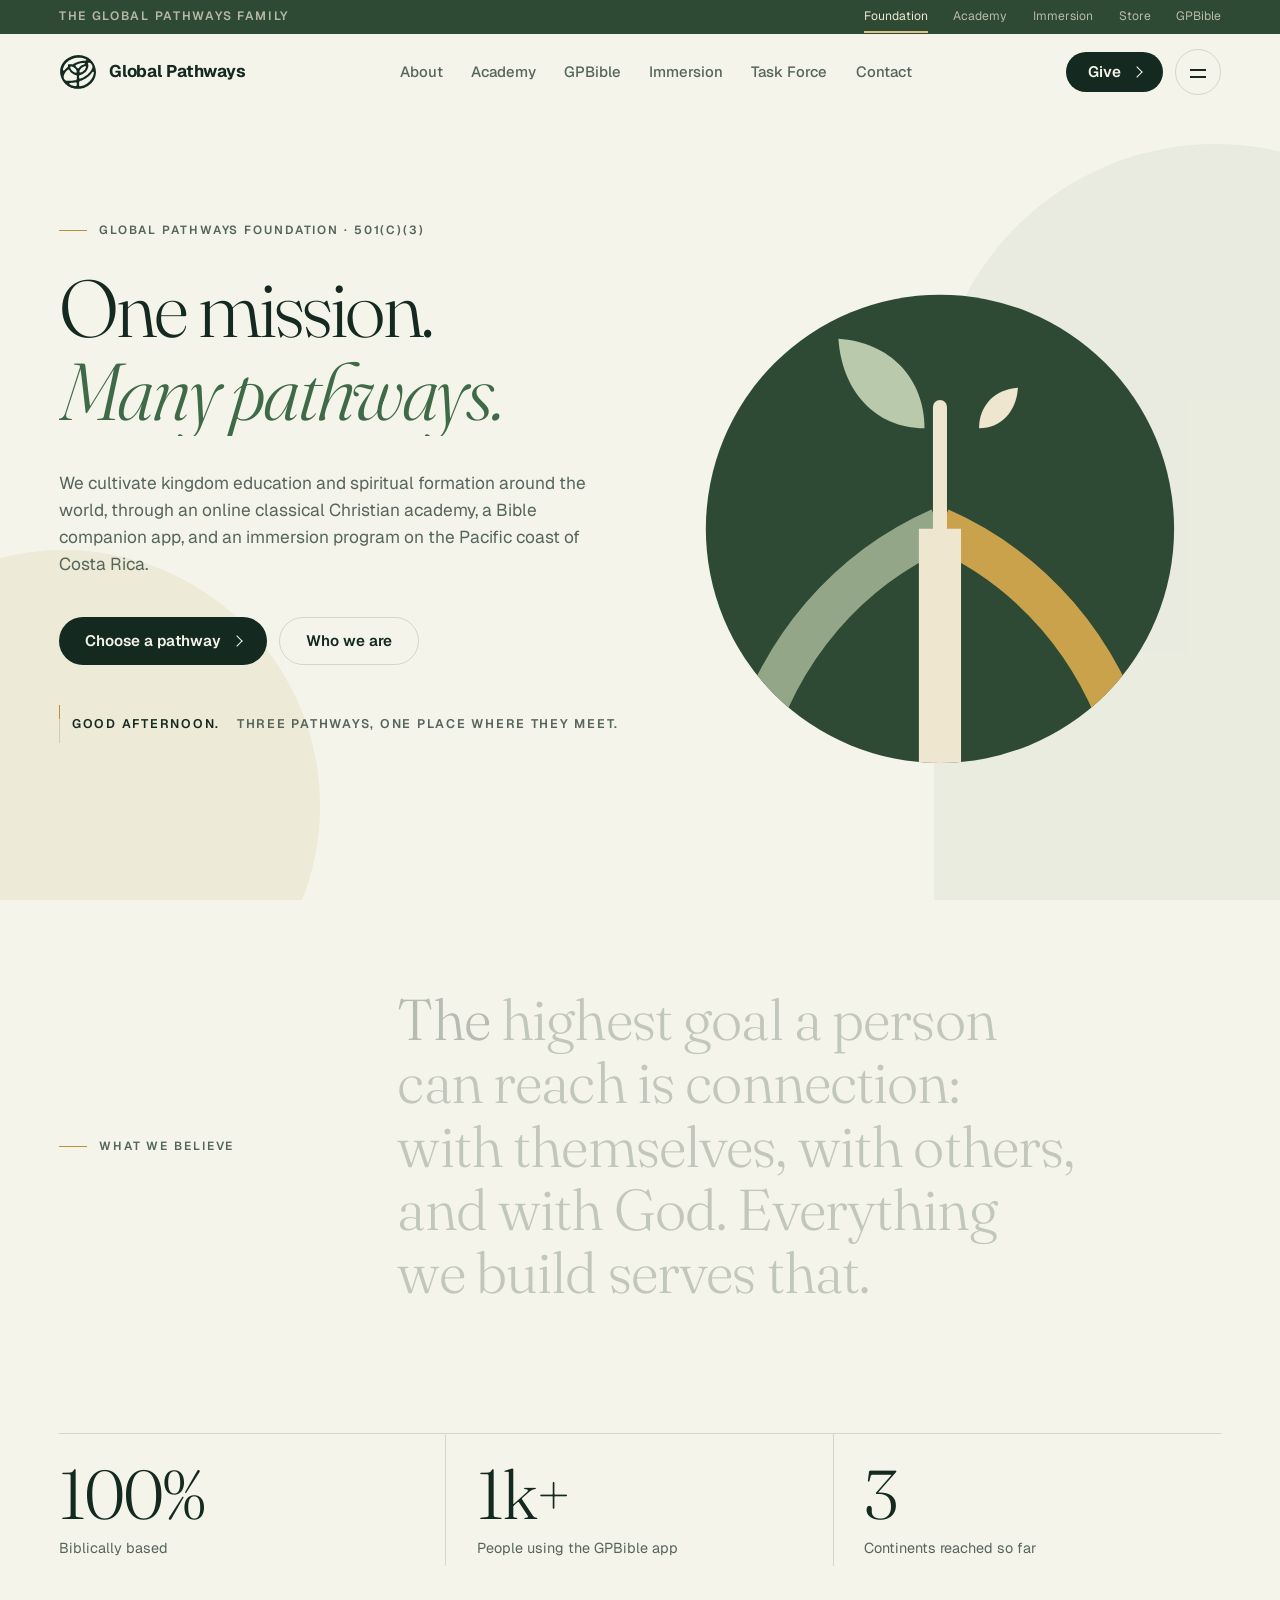
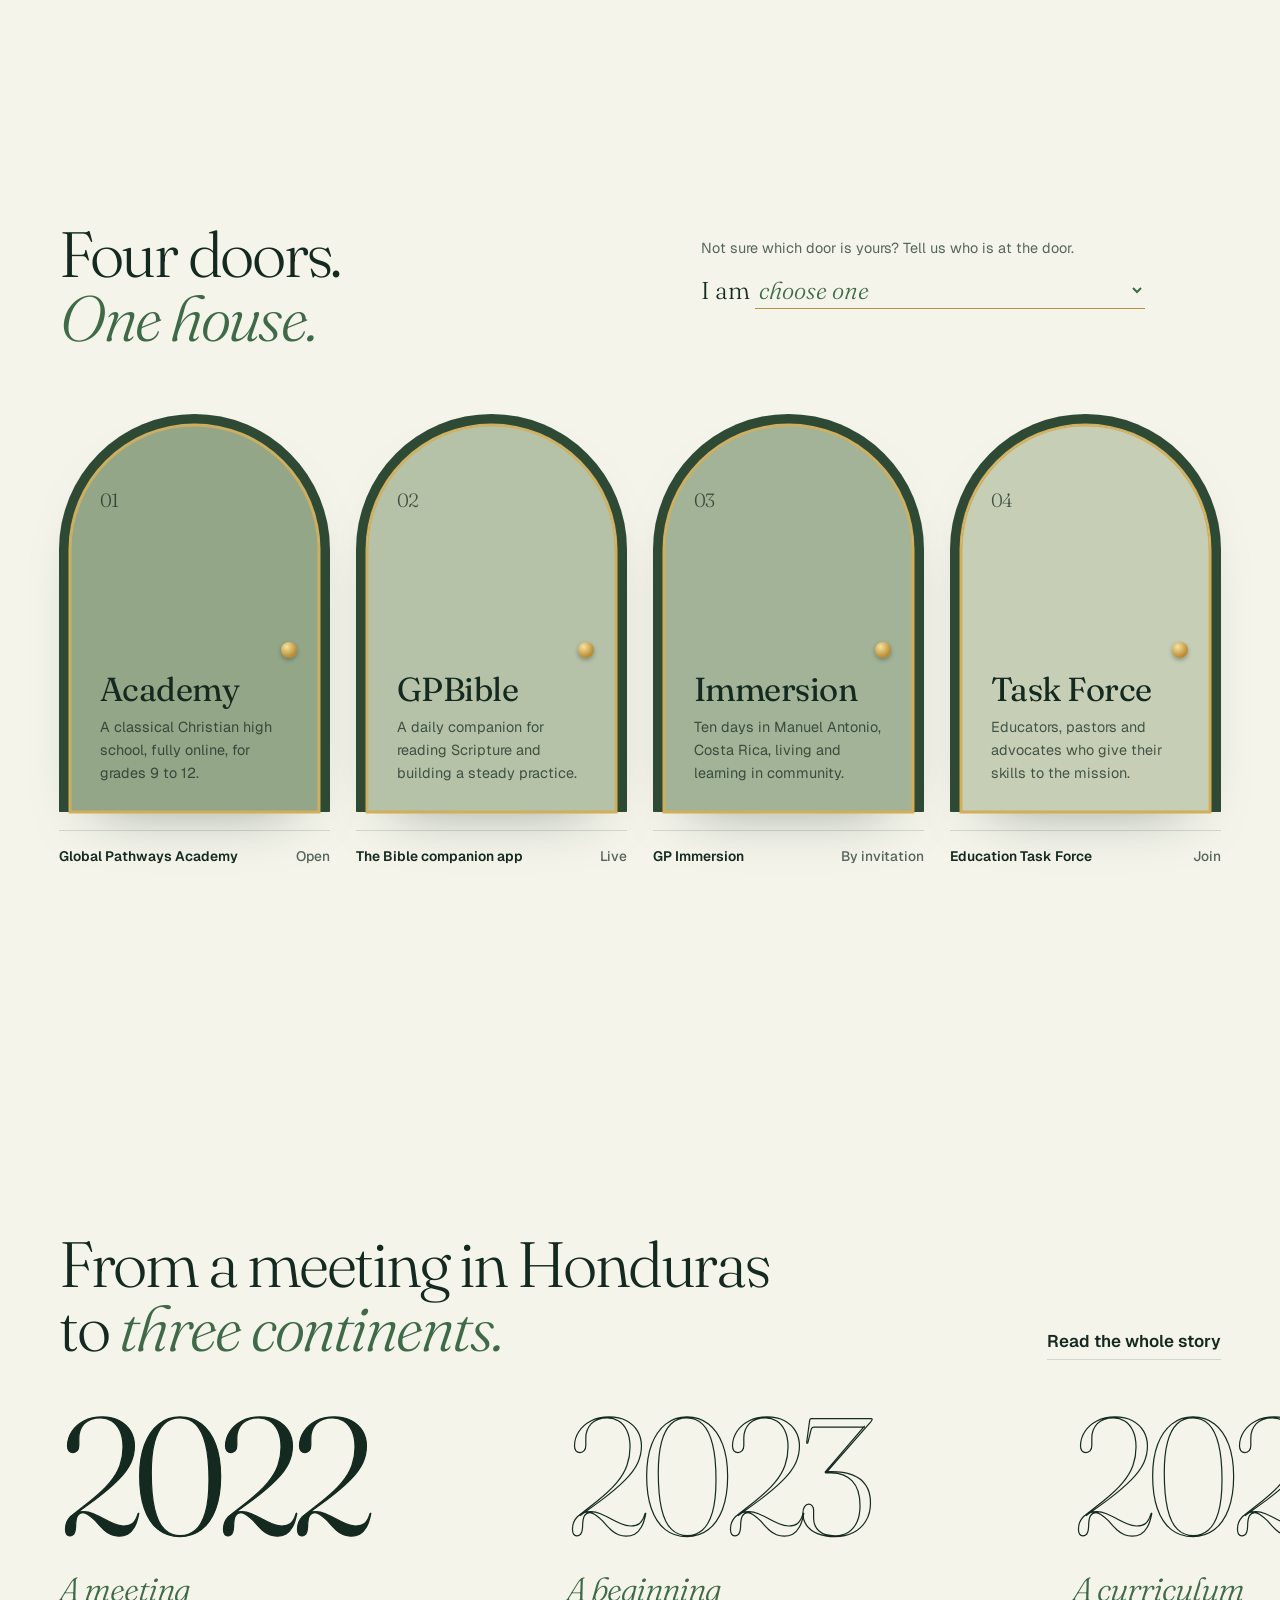
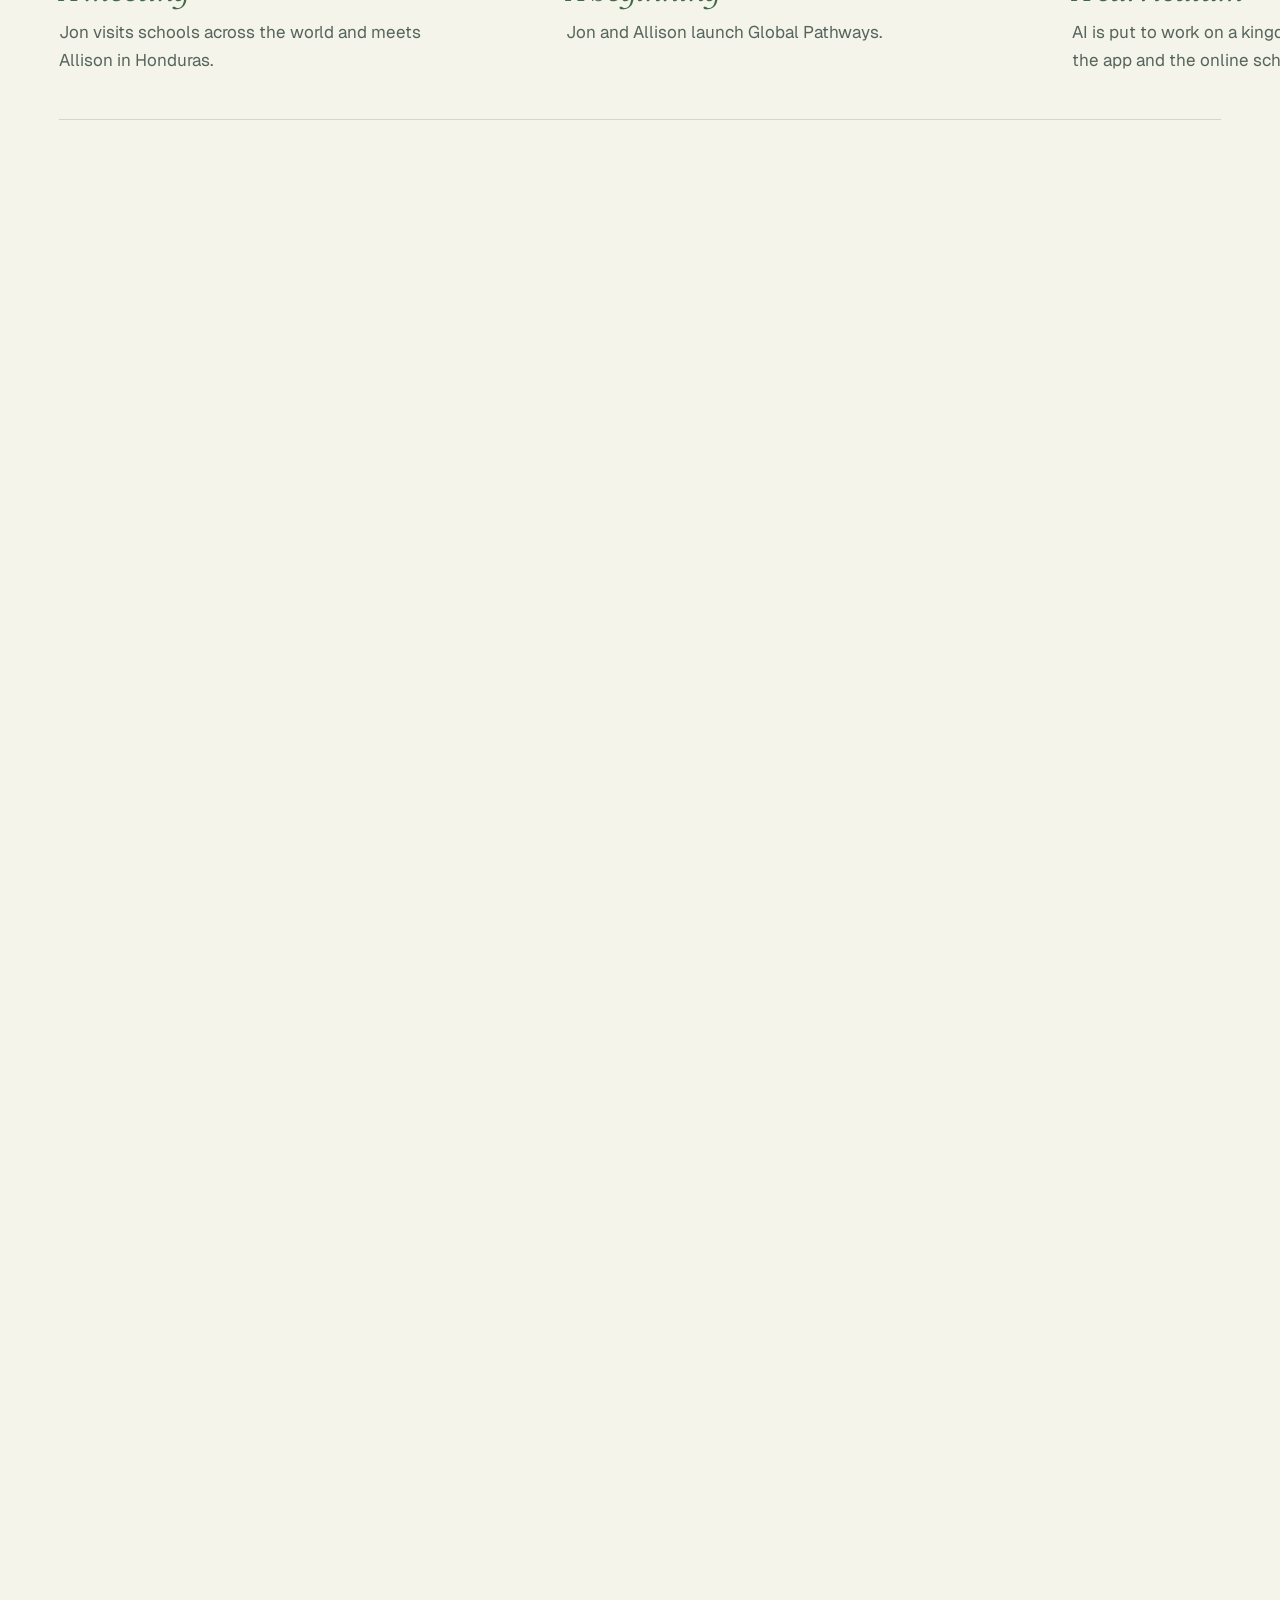
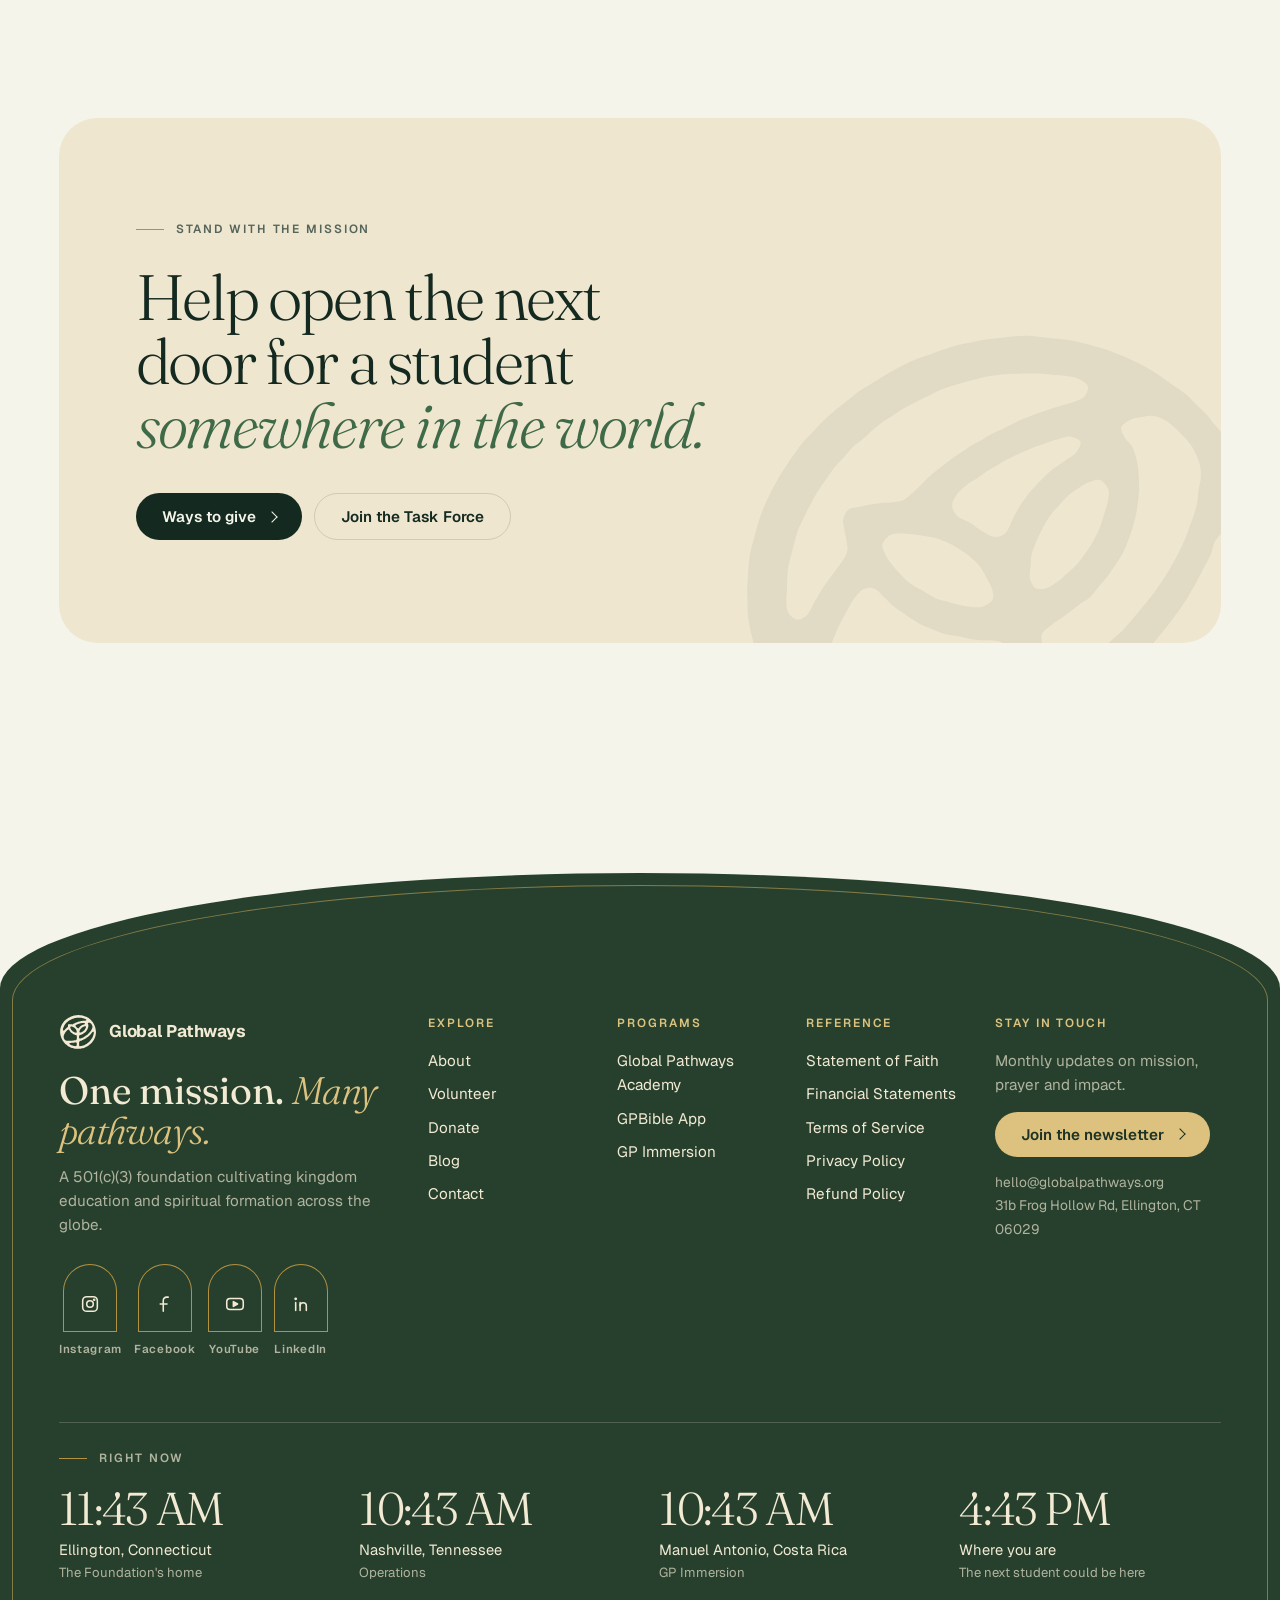
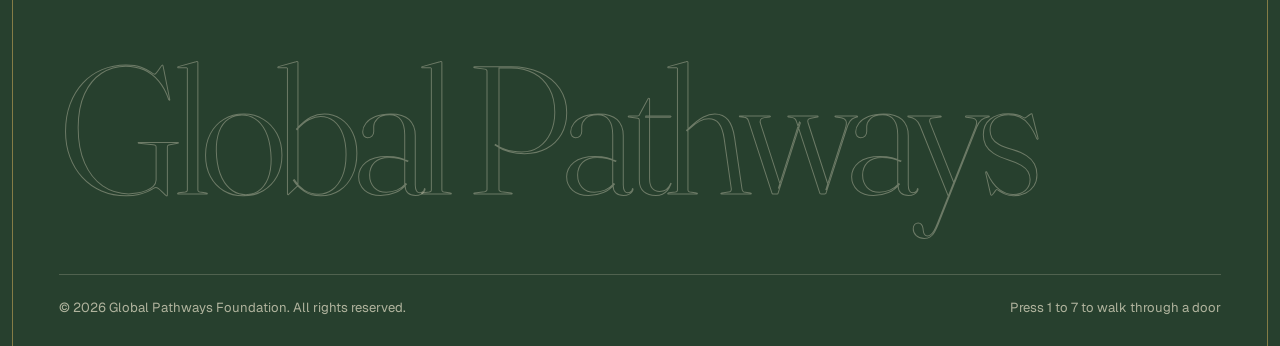
<file: index.html>
<!DOCTYPE html>
<html lang="en">
<head>
<meta charset="utf-8">
<meta name="viewport" content="width=device-width, initial-scale=1">
<title>Global Pathways Foundation</title>
<link rel="preconnect" href="https://fonts.googleapis.com">
<link rel="preconnect" href="https://fonts.gstatic.com" crossorigin>
<link href="https://fonts.googleapis.com/css2?family=Fraunces:ital,opsz,wght@0,9..144,300..600;1,9..144,300..600&family=Geist:wght@400;500;600;700&display=swap" rel="stylesheet">
<link rel="stylesheet" href="styles.css">
<script>(function(){var d=document.documentElement;if(!(window.matchMedia&&matchMedia("(prefers-reduced-motion: reduce)").matches)){d.classList.add("intro");setTimeout(function(){d.classList.remove("intro")},4500)}})()</script>
</head>
<body>
<svg width="0" height="0" style="position:absolute" aria-hidden="true"><defs><clipPath id="archclip"><path d="M0 520V200A200 200 0 0 1 400 200V520Z"/></clipPath><linearGradient id="doorlight" x1="0" y1="0" x2="0" y2="1"><stop offset="0" stop-color="#FFF8DE"/><stop offset="1" stop-color="#F6DC92"/></linearGradient></defs><symbol id="art-about" viewBox="0 0 400 520"><g clip-path="url(#archclip)"><path d="M0 520V200A200 200 0 0 1 400 200V520Z" fill="var(--ever)"/><path d="M22 520V200A178 178 0 0 1 378 200V520" fill="none" stroke="#C9A24B" stroke-width="1.5"/><use href="#gp-mark" x="92" y="176" width="216" height="204" fill="#EFE6CF"/></g></symbol><symbol id="art-academy" viewBox="0 0 400 520"><g clip-path="url(#archclip)"><path d="M0 520V200A200 200 0 0 1 400 200V520Z" fill="#EFE6CF"/><circle cx="200" cy="58" r="24" fill="#C9A24B"/><path d="M56 520V256A144 144 0 0 1 344 256V520Z" fill="var(--ever)"/><path d="M104 520V280A96 96 0 0 1 296 280V520Z" fill="#93A688"/><path d="M150 520V312A50 50 0 0 1 250 312V520Z" fill="#FFF1C9"/><rect x="118" y="452" width="164" height="22" rx="3" fill="#EFE6CF"/><rect x="104" y="478" width="192" height="22" rx="3" fill="#C9A24B"/><rect x="130" y="426" width="140" height="22" rx="3" fill="#F7F1DF"/></g></symbol><symbol id="art-bible" viewBox="0 0 400 520"><g clip-path="url(#archclip)"><path d="M0 520V200A200 200 0 0 1 400 200V520Z" fill="#E2E7D6"/><circle cx="200" cy="262" r="128" fill="#FFF1C9"/><circle cx="200" cy="262" r="74" fill="#C9A24B"/><path d="M200 326C150 292 86 292 38 314V470C86 448 150 448 200 482C250 448 314 448 362 470V314C314 292 250 292 200 326Z" fill="var(--ever)"/><path d="M200 312C152 280 92 280 50 300V448C92 428 152 428 200 460Z" fill="#EFE6CF"/><path d="M200 312C248 280 308 280 350 300V448C308 428 248 428 200 460Z" fill="#FBF7EA"/></g></symbol><symbol id="art-immersion" viewBox="0 0 400 520"><g clip-path="url(#archclip)"><path d="M0 520V200A200 200 0 0 1 400 200V520Z" fill="#DCE5DC"/><circle cx="272" cy="150" r="54" fill="#C9A24B"/><circle cx="96" cy="400" r="150" fill="var(--ever)"/><path d="M0 366C60 334 120 398 200 366S340 334 400 366V520H0Z" fill="#93A688"/><path d="M0 410C60 378 120 442 200 410S340 378 400 410V520H0Z" fill="var(--leaf)"/><path d="M0 456C60 424 120 488 200 456S340 424 400 456V520H0Z" fill="var(--ever)"/></g></symbol><symbol id="art-taskforce" viewBox="0 0 400 520"><g clip-path="url(#archclip)"><path d="M0 520V200A200 200 0 0 1 400 200V520Z" fill="#F3E9C8"/><circle cx="134" cy="232" r="64" fill="var(--ever)"/><path d="M206 296V232A64 64 0 0 1 334 232V296Z" fill="#93A688"/><rect x="70" y="308" width="128" height="128" fill="#C9A24B"/><path d="M206 436C206 366 262 308 334 308C334 378 278 436 206 436Z" fill="var(--leaf)"/></g></symbol><symbol id="art-give" viewBox="0 0 400 520"><g clip-path="url(#archclip)"><path d="M0 520V200A200 200 0 0 1 400 200V520Z" fill="#EFE6CF"/><circle cx="296" cy="128" r="36" fill="#C9A24B"/><rect x="195" y="226" width="10" height="150" fill="var(--ever)"/><path d="M200 262C142 262 104 218 100 158C160 162 200 204 200 262Z" fill="var(--leaf)"/><path d="M200 262C258 262 296 218 300 158C240 162 200 204 200 262Z" fill="#93A688"/><path d="M96 366A104 104 0 0 0 304 366Z" fill="var(--ever)"/></g></symbol><symbol id="art-contact" viewBox="0 0 400 520"><g clip-path="url(#archclip)"><path d="M0 520V200A200 200 0 0 1 400 200V520Z" fill="#E2E7D6"/><rect x="62" y="236" width="276" height="184" rx="4" fill="#EFE6CF"/><path d="M62 236L200 346L338 236Z" fill="var(--ever)"/><circle cx="200" cy="336" r="26" fill="#C9A24B"/></g></symbol><symbol id="gp-mark" viewBox="0 0 560 530"><path fill-rule="evenodd" d="M280.5 16.0C276.8 16.2 273.2 16.7 269.5 17.0C265.8 17.3 262.2 17.7 258.5 18.0C254.8 18.3 251.2 18.6 247.5 19.0C243.8 19.4 240.2 19.8 236.5 20.5C232.8 21.2 229.2 22.1 225.5 23.0C221.8 23.9 218.2 24.9 214.5 26.0C210.8 27.1 206.8 28.3 203.0 29.5C199.2 30.7 195.7 31.8 192.0 33.0C188.3 34.2 184.7 35.1 181.0 36.5C177.3 37.9 173.7 39.8 170.0 41.5C166.3 43.2 162.7 44.8 159.0 46.5C155.3 48.2 151.8 49.6 148.0 51.5C144.2 53.4 140.2 55.8 136.5 58.0C132.8 60.2 129.2 62.7 125.5 65.0C121.8 67.3 118.2 69.3 114.5 72.0C110.8 74.7 107.2 77.9 103.5 81.0C99.8 84.1 96.2 87.2 92.5 90.5C88.8 93.8 85.1 97.3 81.5 101.0C77.9 104.7 74.2 108.8 71.0 112.5C67.8 116.2 64.8 119.8 62.0 123.5C59.2 127.2 56.4 130.8 54.0 134.5C51.6 138.2 49.6 141.8 47.5 145.5C45.4 149.2 43.5 152.8 41.5 156.5C39.5 160.2 37.2 163.8 35.5 167.5C33.8 171.2 32.3 175.2 31.0 179.0C29.7 182.8 28.7 186.3 27.5 190.0C26.3 193.7 25.0 197.3 24.0 201.0C23.0 204.7 22.3 208.3 21.5 212.0C20.7 215.7 19.7 219.3 19.0 223.0C18.3 226.7 17.8 230.3 17.5 234.0C17.2 237.7 17.1 241.2 17.0 245.0C16.9 248.8 17.0 252.8 17.0 256.5C17.0 260.2 17.0 263.8 17.0 267.5C17.0 271.2 16.8 274.8 17.0 278.5C17.2 282.2 17.9 285.8 18.5 289.5C19.1 293.2 19.8 296.8 20.5 300.5C21.2 304.2 21.6 307.8 22.5 311.5C23.4 315.2 24.8 319.2 26.0 323.0C27.2 326.8 28.4 330.3 29.5 334.0C30.6 337.7 31.3 341.3 32.5 345.0C33.7 348.7 34.8 352.3 36.5 356.0C38.2 359.7 40.6 363.3 42.5 367.0C44.4 370.7 46.2 374.2 48.0 378.0C49.8 381.8 50.8 385.8 53.0 389.5C55.2 393.2 58.8 396.8 61.5 400.5C64.2 404.2 66.2 407.8 69.0 411.5C71.8 415.2 75.0 418.8 78.0 422.5C81.0 426.2 83.7 429.8 87.0 433.5C90.3 437.2 94.2 441.0 98.0 444.5C101.8 448.0 105.8 451.4 109.5 454.5C113.2 457.6 116.8 460.3 120.5 463.0C124.2 465.7 127.8 468.1 131.5 470.5C135.2 472.9 138.8 475.2 142.5 477.5C146.2 479.8 149.8 482.1 153.5 484.0C157.2 485.9 160.8 487.2 164.5 489.0C168.2 490.8 171.8 492.8 175.5 494.5C179.2 496.2 183.2 497.7 187.0 499.0C190.8 500.3 194.3 501.5 198.0 502.5C201.7 503.5 205.3 504.2 209.0 505.0C212.7 505.8 216.3 506.7 220.0 507.5C223.7 508.3 227.3 509.2 231.0 510.0C234.7 510.8 238.2 511.5 242.0 512.0C245.8 512.5 249.8 512.8 253.5 513.0C257.2 513.2 260.8 513.2 264.5 513.5C268.2 513.8 271.8 514.5 275.5 514.5C279.2 514.5 282.8 513.8 286.5 513.5C290.2 513.2 293.8 513.2 297.5 513.0C301.2 512.8 304.8 512.4 308.5 512.0C312.2 511.6 316.2 511.2 320.0 510.5C323.8 509.8 327.3 508.8 331.0 508.0C334.7 507.2 338.3 506.3 342.0 505.5C345.7 504.7 349.3 504.0 353.0 503.0C356.7 502.0 360.3 500.8 364.0 499.5C367.7 498.2 371.2 497.0 375.0 495.5C378.8 494.0 382.8 492.1 386.5 490.5C390.2 488.9 393.8 487.8 397.5 486.0C401.2 484.2 404.8 482.1 408.5 480.0C412.2 477.9 415.8 475.7 419.5 473.5C423.2 471.3 426.8 469.5 430.5 467.0C434.2 464.5 437.8 461.2 441.5 458.5C445.2 455.8 448.8 453.9 452.5 451.0C456.2 448.1 460.2 444.4 464.0 441.0C467.8 437.6 471.4 434.1 475.0 430.5C478.6 426.9 482.2 423.2 485.5 419.5C488.8 415.8 492.2 412.2 495.0 408.5C497.8 404.8 500.0 401.2 502.5 397.5C505.0 393.8 507.7 390.2 510.0 386.5C512.3 382.8 514.6 378.8 516.5 375.0C518.4 371.2 519.7 367.7 521.5 364.0C523.3 360.3 525.8 356.7 527.5 353.0C529.2 349.3 530.8 345.7 532.0 342.0C533.2 338.3 533.6 334.7 534.5 331.0C535.4 327.3 536.5 323.8 537.5 320.0C538.5 316.2 539.8 312.2 540.5 308.5C541.2 304.8 541.5 301.2 542.0 297.5C542.5 293.8 543.1 290.2 543.5 286.5C543.9 282.8 544.3 279.2 544.5 275.5C544.7 271.8 544.7 268.2 544.5 264.5C544.3 260.8 543.8 257.2 543.5 253.5C543.2 249.8 542.9 245.8 542.5 242.0C542.1 238.2 541.6 234.7 541.0 231.0C540.4 227.3 539.8 223.7 539.0 220.0C538.2 216.3 537.4 212.7 536.5 209.0C535.6 205.3 534.4 201.7 533.5 198.0C532.6 194.3 532.2 190.7 531.0 187.0C529.8 183.3 528.0 179.8 526.5 176.0C525.0 172.2 523.7 168.2 522.0 164.5C520.3 160.8 518.2 157.2 516.5 153.5C514.8 149.8 513.5 146.2 511.5 142.5C509.5 138.8 506.8 135.2 504.5 131.5C502.2 127.8 500.6 124.2 498.0 120.5C495.4 116.8 492.2 113.2 489.0 109.5C485.8 105.8 482.3 101.8 479.0 98.0C475.7 94.2 472.5 90.5 469.0 87.0C465.5 83.5 461.7 80.2 458.0 77.0C454.3 73.8 450.7 70.8 447.0 68.0C443.3 65.2 439.7 62.5 436.0 60.0C432.3 57.5 428.8 55.2 425.0 53.0C421.2 50.8 417.2 48.6 413.5 46.5C409.8 44.4 406.2 42.2 402.5 40.5C398.8 38.8 395.2 37.4 391.5 36.0C387.8 34.6 384.2 33.3 380.5 32.0C376.8 30.7 373.2 29.3 369.5 28.0C365.8 26.7 362.2 25.1 358.5 24.0C354.8 22.9 350.8 22.2 347.0 21.5C343.2 20.8 339.7 20.5 336.0 20.0C332.3 19.5 328.7 19.0 325.0 18.5C321.3 18.0 317.7 17.3 314.0 17.0C310.3 16.7 306.7 16.7 303.0 16.5C299.3 16.3 295.8 16.1 292.0 16.0C288.2 15.9 284.2 15.8 280.5 16.0ZM241.5 418.5C245.2 418.2 249.2 417.0 252.5 418.5C255.8 420.0 259.4 424.1 261.0 427.5C262.6 430.9 262.0 435.2 262.0 439.0C262.0 442.8 261.3 446.3 261.0 450.0C260.7 453.7 261.2 457.2 260.0 461.0C258.8 464.8 256.8 470.2 254.0 472.5C251.2 474.8 246.7 474.4 243.0 474.5C239.3 474.6 235.8 473.6 232.0 473.0C228.2 472.4 224.2 471.8 220.5 471.0C216.8 470.2 213.2 469.4 209.5 468.5C205.8 467.6 202.2 466.8 198.5 465.5C194.8 464.2 190.8 462.6 187.0 461.0C183.2 459.4 179.7 457.7 176.0 456.0C172.3 454.3 168.7 453.2 165.0 451.0C161.3 448.8 156.2 446.2 154.0 443.0C151.8 439.8 150.5 434.8 152.0 432.0C153.5 429.2 159.2 427.6 163.0 426.5C166.8 425.4 170.8 425.8 174.5 425.5C178.2 425.2 181.8 424.8 185.5 424.5C189.2 424.2 192.8 423.7 196.5 423.5C200.2 423.3 204.2 423.8 208.0 423.5C211.8 423.2 215.3 422.5 219.0 422.0C222.7 421.5 226.2 421.1 230.0 420.5C233.8 419.9 237.8 418.8 241.5 418.5ZM501.0 261.5C504.7 261.2 509.5 263.8 511.5 266.5C513.5 269.2 512.9 273.8 513.0 277.5C513.1 281.2 512.5 284.8 512.0 288.5C511.5 292.2 510.8 295.8 510.0 299.5C509.2 303.2 508.2 306.8 507.0 310.5C505.8 314.2 504.3 317.8 503.0 321.5C501.7 325.2 500.4 328.8 499.0 332.5C497.6 336.2 496.4 339.8 494.5 343.5C492.6 347.2 489.8 351.2 487.5 355.0C485.2 358.8 483.3 362.3 481.0 366.0C478.7 369.7 476.2 373.3 473.5 377.0C470.8 380.7 468.0 384.3 465.0 388.0C462.0 391.7 458.9 395.3 455.5 399.0C452.1 402.7 448.2 406.6 444.5 410.0C440.8 413.4 437.2 416.4 433.5 419.5C429.8 422.6 426.2 425.7 422.5 428.5C418.8 431.3 415.2 434.0 411.5 436.5C407.8 439.0 403.8 441.2 400.0 443.5C396.2 445.8 392.7 448.1 389.0 450.0C385.3 451.9 381.7 453.3 378.0 455.0C374.3 456.7 370.7 458.4 367.0 460.0C363.3 461.6 359.7 463.2 356.0 464.5C352.3 465.8 348.7 467.0 345.0 468.0C341.3 469.0 337.7 469.7 334.0 470.5C330.3 471.3 326.8 472.3 323.0 473.0C319.2 473.7 315.2 474.9 311.5 474.5C307.8 474.1 303.0 473.0 300.5 470.5C298.0 468.0 297.2 463.2 296.5 459.5C295.8 455.8 296.5 452.2 296.5 448.5C296.5 444.8 296.5 441.2 296.5 437.5C296.5 433.8 296.5 430.2 296.5 426.5C296.5 422.8 295.7 419.2 296.5 415.5C297.3 411.8 298.8 407.6 301.5 404.5C304.2 401.4 308.8 398.9 312.5 397.0C316.2 395.1 320.2 394.3 324.0 393.0C327.8 391.7 331.3 390.5 335.0 389.0C338.7 387.5 342.3 385.8 346.0 384.0C349.7 382.2 353.3 380.2 357.0 378.5C360.7 376.8 364.3 375.3 368.0 373.5C371.7 371.7 375.3 369.5 379.0 367.5C382.7 365.5 386.3 363.5 390.0 361.5C393.7 359.5 397.3 357.9 401.0 355.5C404.7 353.1 408.2 349.8 412.0 347.0C415.8 344.2 419.8 341.4 423.5 338.5C427.2 335.6 430.8 332.6 434.5 329.5C438.2 326.4 442.2 323.0 445.5 320.0C448.8 317.0 451.0 314.6 454.0 311.5C457.0 308.4 460.3 305.0 463.5 301.5C466.7 298.0 469.8 294.2 473.0 290.5C476.2 286.8 479.8 283.2 482.5 279.5C485.2 275.8 486.4 271.5 489.5 268.5C492.6 265.5 497.3 261.8 501.0 261.5ZM136.5 230.0C140.2 229.2 144.4 229.8 147.5 232.0C150.6 234.2 152.6 239.3 155.0 243.0C157.4 246.7 159.2 250.3 162.0 254.0C164.8 257.7 168.2 261.3 171.5 265.0C174.8 268.7 177.9 272.7 181.5 276.0C185.1 279.3 189.2 282.2 193.0 285.0C196.8 287.8 200.3 290.4 204.0 292.5C207.7 294.6 211.3 295.8 215.0 297.5C218.7 299.2 222.3 301.3 226.0 303.0C229.7 304.7 233.2 306.2 237.0 307.5C240.8 308.8 244.8 309.0 248.5 310.5C252.2 312.0 257.1 313.7 259.5 316.5C261.9 319.3 262.4 323.8 263.0 327.5C263.6 331.2 263.0 334.8 263.0 338.5C263.0 342.2 263.0 345.8 263.0 349.5C263.0 353.2 263.3 357.2 263.0 361.0C262.7 364.8 262.7 368.5 261.0 372.0C259.3 375.5 256.2 379.8 253.0 382.0C249.8 384.2 245.7 384.1 242.0 385.0C238.3 385.9 234.8 386.8 231.0 387.5C227.2 388.2 223.2 388.9 219.5 389.5C215.8 390.1 212.2 390.5 208.5 391.0C204.8 391.5 201.2 392.1 197.5 392.5C193.8 392.9 190.2 393.2 186.5 393.5C182.8 393.8 179.2 394.2 175.5 394.5C171.8 394.8 168.2 394.9 164.5 395.0C160.8 395.1 156.8 395.0 153.0 395.0C149.2 395.0 145.7 395.2 142.0 395.0C138.3 394.8 134.7 394.2 131.0 394.0C127.3 393.8 123.7 393.8 120.0 393.5C116.3 393.2 112.8 393.1 109.0 392.5C105.2 391.9 101.1 391.9 97.5 390.0C93.9 388.1 90.4 384.3 87.5 381.0C84.6 377.7 82.2 373.7 80.0 370.0C77.8 366.3 76.1 362.7 74.5 359.0C72.9 355.3 71.4 351.8 70.5 348.0C69.6 344.2 69.2 340.2 69.0 336.5C68.8 332.8 68.8 329.2 69.5 325.5C70.2 321.8 71.8 318.2 73.0 314.5C74.2 310.8 75.5 307.2 77.0 303.5C78.5 299.8 80.1 296.2 82.0 292.5C83.9 288.8 86.2 284.8 88.5 281.0C90.8 277.2 93.3 273.7 96.0 270.0C98.7 266.3 101.4 262.7 104.5 259.0C107.6 255.3 111.1 251.7 114.5 248.0C117.9 244.3 121.3 240.0 125.0 237.0C128.7 234.0 132.8 230.8 136.5 230.0ZM175.5 184.0C178.9 183.0 182.8 184.2 186.5 185.0C190.2 185.8 193.8 187.2 197.5 188.5C201.2 189.8 204.8 191.4 208.5 193.0C212.2 194.6 215.8 195.8 219.5 198.0C223.2 200.2 226.9 203.0 230.5 206.0C234.1 209.0 237.8 212.5 241.0 216.0C244.2 219.5 247.5 223.3 250.0 227.0C252.5 230.7 254.5 234.3 256.0 238.0C257.5 241.7 258.1 245.3 259.0 249.0C259.9 252.7 261.4 256.3 261.5 260.0C261.6 263.7 261.7 268.4 259.5 271.0C257.3 273.6 252.2 275.1 248.5 275.5C244.8 275.9 241.2 274.7 237.5 273.5C233.8 272.3 230.2 270.3 226.5 268.5C222.8 266.7 219.2 264.6 215.5 262.5C211.8 260.4 208.2 258.8 204.5 256.0C200.8 253.2 197.1 249.0 193.5 245.5C189.9 242.0 185.9 238.6 183.0 235.0C180.1 231.4 178.1 227.7 176.0 224.0C173.9 220.3 172.1 216.7 170.5 213.0C168.9 209.3 167.2 205.7 166.5 202.0C165.8 198.3 164.5 194.0 166.0 191.0C167.5 188.0 172.1 185.0 175.5 184.0ZM382.0 180.5C385.8 180.2 390.2 179.5 393.0 181.5C395.8 183.5 398.2 188.8 398.5 192.5C398.8 196.2 396.7 200.2 395.0 204.0C393.3 207.8 390.8 211.2 388.5 215.0C386.2 218.8 384.2 222.7 381.5 226.5C378.8 230.3 375.4 234.3 372.0 238.0C368.6 241.7 364.8 245.2 361.0 248.5C357.2 251.8 353.3 254.9 349.5 257.5C345.7 260.1 341.8 262.0 338.0 264.0C334.2 266.0 330.8 268.0 327.0 269.5C323.2 271.0 319.3 272.8 315.5 273.0C311.7 273.2 306.4 272.8 304.0 270.5C301.6 268.2 300.9 263.2 301.0 259.5C301.1 255.8 303.2 251.8 304.5 248.0C305.8 244.2 306.6 240.2 308.5 236.5C310.4 232.8 313.2 229.2 316.0 225.5C318.8 221.8 322.1 217.8 325.5 214.0C328.9 210.2 332.8 206.1 336.5 203.0C340.2 199.9 343.8 198.0 347.5 195.5C351.2 193.0 355.2 190.0 359.0 188.0C362.8 186.0 366.7 184.8 370.5 183.5C374.3 182.2 378.2 180.8 382.0 180.5ZM363.5 131.5C367.2 131.5 371.2 130.7 374.5 132.0C377.8 133.3 382.8 136.7 383.0 139.5C383.2 142.3 378.6 146.7 375.5 149.0C372.4 151.3 368.2 152.0 364.5 153.5C360.8 155.0 356.8 156.4 353.0 158.0C349.2 159.6 345.8 161.0 342.0 163.0C338.2 165.0 334.2 167.6 330.5 170.0C326.8 172.4 323.2 174.6 319.5 177.5C315.8 180.4 311.6 184.0 308.0 187.5C304.4 191.0 301.2 194.8 298.0 198.5C294.8 202.2 292.0 207.4 288.5 209.5C285.0 211.6 280.8 212.2 277.0 211.0C273.2 209.8 269.5 205.8 266.0 202.5C262.5 199.2 259.4 194.5 256.0 191.0C252.6 187.5 247.7 185.0 245.5 181.5C243.3 178.0 242.1 173.6 243.0 170.0C243.9 166.4 247.8 162.8 251.0 160.0C254.2 157.2 258.8 155.2 262.5 153.5C266.2 151.8 269.8 151.3 273.5 150.0C277.2 148.7 280.8 146.8 284.5 145.5C288.2 144.2 292.2 143.1 296.0 142.0C299.8 140.9 303.2 139.9 307.0 139.0C310.8 138.1 314.8 137.2 318.5 136.5C322.2 135.8 325.8 135.1 329.5 134.5C333.2 133.9 337.2 133.4 341.0 133.0C344.8 132.6 348.2 132.2 352.0 132.0C355.8 131.8 359.8 131.5 363.5 131.5ZM437.0 130.0C440.7 129.2 444.3 129.8 448.0 130.0C451.7 130.2 455.3 130.1 459.0 131.5C462.7 132.9 466.8 135.5 470.0 138.5C473.2 141.5 476.0 145.8 478.5 149.5C481.0 153.2 483.1 156.8 485.0 160.5C486.9 164.2 488.8 167.8 490.0 171.5C491.2 175.2 492.0 178.8 492.5 182.5C493.0 186.2 493.3 189.8 493.0 193.5C492.7 197.2 491.8 200.8 490.5 204.5C489.2 208.2 487.0 211.8 485.5 215.5C484.0 219.2 483.2 222.8 481.5 226.5C479.8 230.2 477.8 233.8 475.5 237.5C473.2 241.2 470.5 244.8 468.0 248.5C465.5 252.2 463.2 255.8 460.5 259.5C457.8 263.2 454.7 266.8 451.5 270.5C448.3 274.2 444.6 278.2 441.5 281.5C438.4 284.8 436.2 286.9 433.0 290.0C429.8 293.1 425.7 296.8 422.0 300.0C418.3 303.2 414.7 306.2 411.0 309.0C407.3 311.8 403.7 314.3 400.0 317.0C396.3 319.7 392.7 322.4 389.0 325.0C385.3 327.6 381.7 330.2 378.0 332.5C374.3 334.8 370.7 336.5 367.0 338.5C363.3 340.5 359.7 342.6 356.0 344.5C352.3 346.4 348.7 348.2 345.0 350.0C341.3 351.8 337.7 353.5 334.0 355.0C330.3 356.5 326.7 357.8 323.0 359.0C319.3 360.2 315.7 362.3 312.0 362.5C308.3 362.7 303.7 362.2 301.0 360.0C298.3 357.8 296.9 352.7 296.0 349.0C295.1 345.3 295.4 341.7 295.5 338.0C295.6 334.3 295.8 330.7 296.5 327.0C297.2 323.3 297.2 318.8 299.5 316.0C301.8 313.2 306.8 311.7 310.5 310.0C314.2 308.3 317.8 307.4 321.5 306.0C325.2 304.6 328.8 303.1 332.5 301.5C336.2 299.9 339.8 298.0 343.5 296.5C347.2 295.0 350.8 294.5 354.5 292.5C358.2 290.5 361.8 287.2 365.5 284.5C369.2 281.8 372.8 279.4 376.5 276.5C380.2 273.6 383.8 270.4 387.5 267.0C391.2 263.6 395.3 259.7 398.5 256.0C401.7 252.3 404.0 248.7 406.5 245.0C409.0 241.3 411.3 237.7 413.5 234.0C415.7 230.3 417.8 226.7 419.5 223.0C421.2 219.3 422.6 215.7 424.0 212.0C425.4 208.3 426.9 204.7 428.0 201.0C429.1 197.3 429.8 193.7 430.5 190.0C431.2 186.3 432.1 182.7 432.5 179.0C432.9 175.3 433.1 171.7 433.0 168.0C432.9 164.3 433.0 160.7 432.0 157.0C431.0 153.3 428.0 149.7 427.0 146.0C426.0 142.3 424.3 137.7 426.0 135.0C427.7 132.3 433.3 130.8 437.0 130.0ZM273.0 54.0C276.8 53.8 280.3 53.6 284.0 53.5C287.7 53.4 291.3 53.5 295.0 53.5C298.7 53.5 302.2 53.3 306.0 53.5C309.8 53.7 313.8 54.1 317.5 54.5C321.2 54.9 324.8 55.3 328.5 56.0C332.2 56.7 335.8 57.7 339.5 58.5C343.2 59.3 346.8 60.1 350.5 61.0C354.2 61.9 358.2 62.8 362.0 64.0C365.8 65.2 369.3 66.8 373.0 68.0C376.7 69.2 380.3 70.0 384.0 71.5C387.7 73.0 391.8 74.4 395.0 77.0C398.2 79.6 403.1 83.8 403.5 87.0C403.9 90.2 400.3 94.5 397.5 96.5C394.7 98.5 390.2 98.5 386.5 99.0C382.8 99.5 379.2 99.3 375.5 99.5C371.8 99.7 367.8 99.8 364.0 100.0C360.2 100.2 356.7 100.7 353.0 101.0C349.3 101.3 345.7 101.6 342.0 102.0C338.3 102.4 334.8 102.8 331.0 103.5C327.2 104.2 323.2 105.2 319.5 106.0C315.8 106.8 312.2 107.8 308.5 108.5C304.8 109.2 301.2 109.6 297.5 110.5C293.8 111.4 290.2 112.9 286.5 114.0C282.8 115.1 278.8 115.8 275.0 117.0C271.2 118.2 267.7 119.7 264.0 121.0C260.3 122.3 256.7 123.5 253.0 125.0C249.3 126.5 245.8 128.3 242.0 130.0C238.2 131.7 234.2 133.1 230.5 135.0C226.8 136.9 223.2 139.3 219.5 141.5C215.8 143.7 212.2 146.1 208.5 148.0C204.8 149.9 201.2 152.2 197.5 153.0C193.8 153.8 189.8 152.9 186.0 152.5C182.2 152.1 178.7 151.0 175.0 150.5C171.3 150.0 167.7 149.8 164.0 149.5C160.3 149.2 156.8 149.1 153.0 149.0C149.2 148.9 144.7 147.7 141.5 149.0C138.3 150.3 135.5 153.8 134.0 157.0C132.5 160.2 132.8 164.3 132.5 168.0C132.2 171.7 132.5 175.2 132.0 179.0C131.5 182.8 131.6 186.9 129.5 190.5C127.4 194.1 123.0 197.3 119.5 200.5C116.0 203.7 112.2 206.4 108.5 209.5C104.8 212.6 101.2 215.6 97.5 219.0C93.8 222.4 90.1 226.3 86.5 230.0C82.9 233.7 79.6 238.8 76.0 241.0C72.4 243.2 68.0 244.7 65.0 243.5C62.0 242.3 59.0 237.5 58.0 234.0C57.0 230.5 58.2 226.2 59.0 222.5C59.8 218.8 61.4 215.2 62.5 211.5C63.6 207.8 64.3 204.2 65.5 200.5C66.7 196.8 67.8 193.2 69.5 189.5C71.2 185.8 73.5 181.8 75.5 178.0C77.5 174.2 79.4 170.7 81.5 167.0C83.6 163.3 85.4 159.7 88.0 156.0C90.6 152.3 93.9 148.7 97.0 145.0C100.1 141.3 103.2 137.7 106.5 134.0C109.8 130.3 113.4 126.4 117.0 123.0C120.6 119.6 124.3 116.7 128.0 113.5C131.7 110.3 135.2 106.8 139.0 104.0C142.8 101.2 146.8 99.0 150.5 96.5C154.2 94.0 157.8 91.1 161.5 89.0C165.2 86.9 168.8 85.8 172.5 84.0C176.2 82.2 179.8 79.9 183.5 78.0C187.2 76.1 191.2 74.0 195.0 72.5C198.8 71.0 202.3 70.2 206.0 69.0C209.7 67.8 213.3 66.2 217.0 65.0C220.7 63.8 224.2 62.9 228.0 62.0C231.8 61.1 235.8 60.3 239.5 59.5C243.2 58.7 246.8 57.8 250.5 57.0C254.2 56.2 257.8 55.5 261.5 55.0C265.2 54.5 269.2 54.2 273.0 54.0Z"/></symbol></svg>

<div class="bgp" id="bgp" aria-hidden="true"></div>
<header class="hdr" id="hdr">
  <div class="eco"><div class="wrap eco__in"><span>The Global Pathways family</span><nav aria-label="Global Pathways sites"><a class="is-here" href="#home" data-go="home">Foundation</a><a href="academy/index.html">Academy</a><a href="immersion/index.html">Immersion</a><a href="https://store.globalpathways.org/" target="_blank" rel="noopener">Store</a><a href="https://gpbible.org" target="_blank" rel="noopener">GPBible</a></nav></div></div>
  <div class="wrap hdr__in">
    <a class="brand" href="#home" data-go="home" aria-label="Global Pathways, home"><svg><use href="#gp-mark"/></svg><span>Global Pathways</span></a>
    <nav class="nav" aria-label="Primary">
      <a href="#about" data-go="about">About</a>
      <a href="#academy" data-go="academy">Academy</a>
      <a href="#bible" data-go="bible">GPBible</a>
      <a href="#immersion" data-go="immersion">Immersion</a>
      <a href="#task-force" data-go="task-force">Task Force</a>
      <a href="#contact" data-go="contact">Contact</a>
    </nav>
    <div class="hdr__cta">
      <a class="btn btn--ink" href="#give" data-go="give">Give <i></i></a>
      <button class="burger" id="burger" aria-label="Open all doors" aria-expanded="false"><span></span><span></span></button>
    </div>
  </div>
</header>

<div class="sheet" id="sheet">
  <div class="hall__head"><p class="eyebrow">All doors</p><a class="link" href="#home" data-go="home">Back to the entrance</a></div>
  <nav class="hall" aria-label="All pages"><a class="hall__door" href="#about" data-go="about" style="--i:0"><svg viewBox="0 0 400 520" aria-hidden="true"><use href="#art-about"/></svg><span><small>01</small>About</span></a><a class="hall__door" href="#academy" data-go="academy" style="--i:1"><svg viewBox="0 0 400 520" aria-hidden="true"><use href="#art-academy"/></svg><span><small>02</small>Academy</span></a><a class="hall__door" href="#bible" data-go="bible" style="--i:2"><svg viewBox="0 0 400 520" aria-hidden="true"><use href="#art-bible"/></svg><span><small>03</small>GPBible</span></a><a class="hall__door" href="#immersion" data-go="immersion" style="--i:3"><svg viewBox="0 0 400 520" aria-hidden="true"><use href="#art-immersion"/></svg><span><small>04</small>Immersion</span></a><a class="hall__door" href="#task-force" data-go="task-force" style="--i:4"><svg viewBox="0 0 400 520" aria-hidden="true"><use href="#art-taskforce"/></svg><span><small>05</small>Task Force</span></a><a class="hall__door" href="#give" data-go="give" style="--i:5"><svg viewBox="0 0 400 520" aria-hidden="true"><use href="#art-give"/></svg><span><small>06</small>Give</span></a><a class="hall__door" href="#contact" data-go="contact" style="--i:6"><svg viewBox="0 0 400 520" aria-hidden="true"><use href="#art-contact"/></svg><span><small>07</small>Contact</span></a></nav>
  <p class="hall__foot">Global Pathways Foundation · 501(c)(3) · hello@globalpathways.org</p>
</div>

<div class="veil" id="veil" aria-hidden="true"><div class="veil__in"><svg id="veilSvg" viewBox="0 0 560 530"><use id="veilUse" href="#gp-mark"/></svg><small id="veilNo">Foundation</small><b id="veilName">Global Pathways</b></div></div>

<div class="cur" id="cur" aria-hidden="true"><span></span></div>
<button class="badge" id="badge" aria-label="Back to top"><svg class="badge__ring" viewBox="0 0 60 60"><circle cx="30" cy="30" r="27"/><circle class="p" id="prog" cx="30" cy="30" r="27"/></svg><svg class="badge__mk" viewBox="0 0 560 530"><use href="#gp-mark"/></svg></button>
<main id="main">

<!-- ===================== HOME ===================== -->
<article class="view is-active" data-view="home" data-title="Home">
  <section class="hero hero--home">
    <div class="enter">
      <div class="wrap enter__grid">
        <div class="enter__text">
          <p class="eyebrow">Global Pathways Foundation · 501(c)(3)</p>
          <h1 class="d1" data-split>One mission.<br><em>Many pathways.</em></h1>
          <p class="lede" data-rise>We cultivate kingdom education and spiritual formation around the world, through an online classical Christian academy, a Bible companion app, and an immersion program on the Pacific coast of Costa Rica.</p>
          <div class="hero__cta" data-rise>
            <button class="btn btn--ink" data-scroll="#doors">Choose a pathway <i></i></button>
            <a class="btn btn--line" href="#about" data-go="about">Who we are</a>
          </div>
          <p class="hint" data-rise><span></span><b id="greet">Welcome.</b>&nbsp;Three pathways, one place where they meet.</p>
        </div>
        <figure class="enter__art" data-emblem><svg class="emblem" viewBox="0 0 480 520" role="img" aria-label="Three pathways crossing a globe and meeting at its centre, where a sprout with two leaves grows">
<defs><clipPath id="globeclip"><circle cx="240" cy="300" r="200"/></clipPath></defs>
<circle class="e-sun" cx="408" cy="62" r="26" fill="#C9A24B"/>
<circle class="e-globe" cx="240" cy="300" r="200" fill="var(--ever)"/>
<g clip-path="url(#globeclip)" fill="none" stroke-width="36">
<path class="e-road" d="M70 520C96 396 172 330 240 300" stroke="#93A688"/>
<path class="e-road" d="M410 520C384 396 308 330 240 300" stroke="#C9A24B"/>
<path class="e-road" d="M240 530V300" stroke="#EFE6CF"/>
</g>
<path class="e-stem" d="M240 300V196" fill="none" stroke="#EFE6CF" stroke-width="12" stroke-linecap="round"/>
<path class="e-leaf" d="M240 214C182 214 144 170 140 110C200 114 240 156 240 214Z" fill="#B9C9AC"/>
<path class="e-leaf" d="M240 214C298 214 336 170 340 110C280 114 240 156 240 214Z" fill="#EFE6CF"/>
</svg></figure>
      </div>
    </div>
  </section>

  <section class="blk">
    <div class="wrap split2">
      <p class="eyebrow">What we believe</p>
      <p class="manifesto wide" data-words>The highest goal a person can reach is connection: with themselves, with others, and with God. Everything we build serves that.</p>
    </div>
  </section>

  <section class="blk" style="padding-top:0">
    <div class="wrap">
      <div class="stats" style="margin-top:0">
        <div class="stat"><div class="num" data-to="100" data-suf="%">100%</div><p>Biblically based</p></div>
        <div class="stat"><div class="num">1k+</div><p>People using the GPBible app</p></div>
        <div class="stat"><div class="num" data-to="3" data-suf="">3</div><p>Continents reached so far</p></div>
      </div>
    </div>
  </section>

  <section class="blk" id="doors">
    <div class="wrap">
      <div class="head">
        <h2 class="d2">Four doors.<br><em>One house.</em></h2>
        <div class="finder">
          <label for="who">Not sure which door is yours? Tell us who is at the door.</label>
          <p class="finder__line">I am <select id="who">
            <option value="">choose one</option>
            <option value="academy">a student or parent seeking a school</option>
            <option value="bible">looking to read Scripture daily</option>
            <option value="immersion">planning a group or family trip</option>
            <option value="task-force">an educator or pastor ready to serve</option>
            <option value="give">ready to give</option>
          </select></p>
          <p class="finder__out" id="whoOut" aria-live="polite"></p>
        </div>
      </div>
      <div class="doors">
        <a class="door" href="#academy" data-go="academy">
          <span class="door__frame">
            <span class="door__room"><svg viewBox="0 0 400 520" preserveAspectRatio="xMidYMax slice" aria-hidden="true"><use href="#art-academy"/></svg><span>Enter</span></span>
            <span class="door__leaf"><span class="num">01</span><span><h3>Academy</h3><p>A classical Christian high school, fully online, for grades 9 to 12.</p></span><span class="door__knob"></span></span>
          </span>
          <span class="door__cap">Global Pathways Academy <em>Open</em></span>
        </a>
        <a class="door" href="#bible" data-go="bible">
          <span class="door__frame">
            <span class="door__room"><svg viewBox="0 0 400 520" preserveAspectRatio="xMidYMax slice" aria-hidden="true"><use href="#art-bible"/></svg><span>Enter</span></span>
            <span class="door__leaf"><span class="num">02</span><span><h3>GPBible</h3><p>A daily companion for reading Scripture and building a steady practice.</p></span><span class="door__knob"></span></span>
          </span>
          <span class="door__cap">The Bible companion app <em>Live</em></span>
        </a>
        <a class="door" href="#immersion" data-go="immersion">
          <span class="door__frame">
            <span class="door__room"><svg viewBox="0 0 400 520" preserveAspectRatio="xMidYMax slice" aria-hidden="true"><use href="#art-immersion"/></svg><span>Enter</span></span>
            <span class="door__leaf"><span class="num">03</span><span><h3>Immersion</h3><p>Ten days in Manuel Antonio, Costa Rica, living and learning in community.</p></span><span class="door__knob"></span></span>
          </span>
          <span class="door__cap">GP Immersion <em>By invitation</em></span>
        </a>
        <a class="door" href="#task-force" data-go="task-force">
          <span class="door__frame">
            <span class="door__room"><svg viewBox="0 0 400 520" preserveAspectRatio="xMidYMax slice" aria-hidden="true"><use href="#art-taskforce"/></svg><span>Enter</span></span>
            <span class="door__leaf"><span class="num">04</span><span><h3>Task Force</h3><p>Educators, pastors and advocates who give their skills to the mission.</p></span><span class="door__knob"></span></span>
          </span>
          <span class="door__cap">Education Task Force <em>Join</em></span>
        </a>
      </div>
    </div>
  </section>

  <section class="story" data-story>
    <div class="story__pin">
      <div class="wrap story__head">
        <h2 class="d2">From a meeting in Honduras<br>to <em>three continents.</em></h2>
        <a class="link" href="#about" data-go="about">Read the whole story</a>
      </div>
      <div class="story__view"><div class="story__track">
        <div class="yr"><span class="num">2022</span><h3>A meeting</h3><p>Jon visits schools across the world and meets Allison in Honduras.</p></div>
        <div class="yr"><span class="num">2023</span><h3>A beginning</h3><p>Jon and Allison launch Global Pathways.</p></div>
        <div class="yr"><span class="num">2024</span><h3>A curriculum</h3><p>AI is put to work on a kingdom curriculum for the app and the online school.</p></div>
        <div class="yr"><span class="num">2025</span><h3>An app</h3><p>GPBible launches in September.</p></div>
        <div class="yr"><span class="num">2026</span><h3>A school</h3><p>Global Pathways Academy goes live, and a campus in Costa Rica comes into view.</p></div>
      </div></div>
      <div class="wrap"><div class="story__bar"><i></i></div></div>
    </div>
  </section>

  <section class="blk">
    <div class="wrap">
      <div class="band">
        <svg class="mk" viewBox="0 0 560 530" aria-hidden="true"><use href="#gp-mark"/></svg>
        <p class="eyebrow">Stand with the mission</p>
        <h2 class="d2" style="max-width:16ch">Help open the next door for a student <em>somewhere in the world.</em></h2>
        <div class="hero__cta"><a class="btn btn--ink" href="#give" data-go="give">Ways to give <i></i></a><a class="btn btn--line" href="#task-force" data-go="task-force">Join the Task Force</a></div>
      </div>
    </div>
  </section>
</article>

<!-- ===================== ABOUT ===================== -->
<article class="view" data-view="about" data-title="About">
  <section class="hero hero--sub hero--art hero--tall">
    <div class="wrap hero__grid">
      <p class="crumb"><b>01</b><span></span>About the Foundation</p>
      <h1 class="d1" data-split>Education that forms<br><em>the whole person.</em></h1>
      <p class="lede" data-rise>Global Pathways Foundation is a 501(c)(3) that cultivates kingdom education worldwide. We run a classical Christian academy and the GPBible app so that character and real relationships can grow across borders.</p>
    </div>
    <figure class="hero__art"><svg class="art" viewBox="0 0 400 520" role="img" aria-label="The Global Pathways emblem on an arched green panel"><use href="#art-about"/></svg></figure>
  </section>

  <section class="blk">
    <div class="wrap split2">
      <p class="eyebrow">Our conviction</p>
      <div style="display:grid;gap:28px">
        <p class="manifesto wide" data-words>A person flourishes when they are connected to themselves, to other people, and to God.</p>
        <p class="muted" style="max-width:52ch">That conviction shapes the school, the app and the campus. It is also why our work is open to learners of every culture and background who want to know who Jesus is and what he changed, alongside believers who want to study, grow and share God's Word. <span style="white-space:nowrap">II Cor 3:17</span></p>
      </div>
    </div>
  </section>

  <section class="blk" style="padding-top:0">
    <div class="wrap">
      <div class="head"><h2 class="d2">Four values<br>we <em>answer to.</em></h2><p class="lede">They are short on purpose. Each one is something a student, a teacher or a board member can be held to.</p></div>
      <div class="rows">
        <div class="row"><span class="num">01</span><h3>Faith</h3><p>We believe the world can change for good.</p></div>
        <div class="row"><span class="num">02</span><h3>Stewardship</h3><p>We share what we have and use it wisely.</p></div>
        <div class="row"><span class="num">03</span><h3>Submission</h3><p>We accept, with humility, what we still need to learn.</p></div>
        <div class="row"><span class="num">04</span><h3>Excellence</h3><p>We give our best to whatever is in front of us.</p></div>
      </div>
    </div>
  </section>

  <section class="blk" style="padding-top:0">
    <div class="wrap">
      <div class="head"><h2 class="d2">Five years,<br><em>step by step.</em></h2><p class="lede">The Foundation is young. Here is everything that has happened so far, in order.</p></div>
      <div class="tl" data-tl>
        <div class="tl__line"><i></i></div>
        <div class="tl__item"><span class="num">2022</span><p>Jon spends the year visiting Finalsite schools around the world. In Honduras, he and Allison meet.</p></div>
        <div class="tl__item"><span class="num">2023</span><p>Jon and Allison launch Global Pathways.</p></div>
        <div class="tl__item"><span class="num">2024</span><p>The team uses AI to develop a kingdom curriculum for both the app and the online school.</p></div>
        <div class="tl__item"><span class="num">2025</span><p>The GPBible app launches in September.</p></div>
        <div class="tl__item"><span class="num">2026</span><p>Global Pathways Academy goes live, and the Foundation begins exploring an immersion school in Costa Rica.</p></div>
      </div>
    </div>
  </section>

  <section class="blk" style="padding-top:0">
    <div class="wrap">
      <div class="head"><h2 class="d2">The people<br><em>responsible.</em></h2><p class="lede">A volunteer board governs the Foundation. A small operations team runs it day to day.</p></div>
      <p class="sub" style="margin-top:0">Board of Directors</p>
      <div class="people">
        <div class="person person--ph"><img class="ph" src="img/jonathan-moser.jpg" width="882" height="896" loading="lazy" alt="Jonathan Moser"><div><h3>Jonathan Moser</h3><p>Board President · Ellington, CT</p></div></div>
        <div class="person person--ph"><img class="ph" src="img/mitch-fehr.jpg" width="882" height="896" loading="lazy" alt="Mitch Fehr"><div><h3>Mitch Fehr</h3><p>Board Secretary · Morris, MN</p></div></div>
        <div class="person person--ph"><img class="ph" src="img/peter-toth.jpg" width="882" height="896" loading="lazy" alt="Peter Toth"><div><h3>Peter Toth</h3><p>Board Treasurer · Ohio</p></div></div>
      </div>
      <p class="sub">Operations</p>
      <div class="people">
        <div class="person person--ph"><img class="ph" src="img/allison-brown.jpg" width="882" height="896" loading="lazy" alt="Allison Brown"><div><h3>Allison Brown</h3><p>Director of Operations · Nashville, TN</p></div></div>
        <div class="person person--ph"><img class="ph" src="img/rachel-matejin.jpg" width="882" height="896" loading="lazy" alt="Rachel Matejin"><div><h3>Rachel Matejin</h3><p>Director of Curriculum · Ohio</p></div></div>
        <div class="person person--ph"><img class="ph" src="img/angela-moser.jpg" width="882" height="896" loading="lazy" alt="Angela Moser"><div><h3>Angela Moser</h3><p>Education Director · Ellington, CT</p></div></div>
      </div>
    </div>
  </section>

  <section class="blk" style="padding-top:0">
    <div class="wrap">
      <div class="panel panel--mist cols">
        <div style="display:grid;gap:18px;align-content:start"><p class="eyebrow">Statement of Faith</p><h2 class="d3">What we hold to, in seven parts.</h2><a class="link" href="https://globalpathways.org/statement-of-faith" target="_blank" rel="noopener" style="justify-self:start">Read the full statement</a></div>
        <div class="chips" style="align-content:start"><span class="chip">God</span><span class="chip">Jesus Christ</span><span class="chip">Scripture</span><span class="chip">Humanity and Sin</span><span class="chip">Salvation</span><span class="chip">The Holy Spirit</span><span class="chip">The Church and Mission</span></div>
      </div>
    </div>
  </section>
</article>

<!-- ===================== ACADEMY ===================== -->
<article class="view" data-view="academy" data-title="Academy">
  <section class="hero hero--sub hero--art hero--tall">
    <div class="wrap hero__grid">
      <p class="crumb"><b>02</b><span></span>Global Pathways Academy</p>
      <h1 class="d1" data-split>A classical school<br><em>without walls.</em></h1>
      <p class="lede" data-rise>A Christ-centered classical high school, taught in English and fully online. Students join from any country and any time zone, and are formed in mind, in character and in faith.</p>
      <div class="hero__cta" data-rise><a class="btn btn--ink" href="academy/index.html">Enter the Academy <i></i></a></div>
    </div>
    <figure class="hero__art"><svg class="art" viewBox="0 0 400 520" role="img" aria-label="Three arches, one inside another, above a stack of books"><use href="#art-academy"/></svg></figure>
  </section>

  <section class="blk" style="padding-top:20px">
    <div class="wrap">
      <div class="facts">
        <div><b>Grades 9–12</b><span>High school</span></div>
        <div><b>Fully online</b><span>From any time zone</span></div>
        <div><b>English</b><span>Language of instruction</span></div>
        <div><b>Rolling</b><span>Start any time of year</span></div>
      </div>
    </div>
  </section>

  <section class="blk" style="padding-top:0">
    <div class="wrap">
      <div class="head"><h2 class="d2">Self-paced.<br><em>Never alone.</em></h2><p class="lede">Coursework fits the student's own schedule. The people around the coursework are what make it a school.</p></div>
      <div class="rows">
        <div class="row"><span class="num">01</span><h3>A dedicated Advisor</h3><p>Every student meets one-on-one with their own Advisor each week. Advisors guide each student's formation.</p></div>
        <div class="row"><span class="num">02</span><h3>Asynchronous study</h3><p>Lessons do not run on a bell. Students work through them on their own schedule and at their own pace.</p></div>
        <div class="row"><span class="num">03</span><h3>Real teachers grading</h3><p>Every course is graded by Academy teachers.</p></div>
        <div class="row"><span class="num">04</span><h3>An in-house AI tutor</h3><p>Built by the Academy, with content safeguards, to support students between sessions.</p></div>
      </div>
    </div>
  </section>

  <section class="blk" style="padding-top:0">
    <div class="wrap">
      <div class="panel cols">
        <div style="display:grid;gap:18px;align-content:start"><p class="eyebrow">Curriculum</p><h2 class="d3">Classical in content, built on the Trivium.</h2><p class="muted">Courses run on Buzz, a school-grade learning platform. A family can enroll in one course, a full diploma track, or anything in between.</p></div>
        <ul class="ticks"><li>Trivium-based coursework</li><li>Single course or full diploma track</li><li>Open to families and to partner schools that want a classical Christian course provider</li><li>Tuition helps fund scholarships and new classrooms for underserved students</li></ul>
      </div>
    </div>
  </section>

  <section class="blk" style="padding-top:0">
    <div class="wrap" style="display:grid;gap:28px">
      <p class="eyebrow">The Five Pillars · what every student should be</p>
      <div class="bigwords" data-lit><span>Seen</span><span>Loved</span><span>Safe</span><span>Accountable</span><span>Confident</span></div>
    </div>
  </section>

  <section class="blk" style="padding-top:0">
    <div class="wrap">
      <div class="head"><h2 class="d2">Portrait of<br><em>a graduate.</em></h2><p class="lede">Six traits the Academy works toward in every student who finishes.</p></div>
      <div class="cards">
        <div class="card"><span class="num">01</span><h3>Truth Seeker</h3></div>
        <div class="card"><span class="num">02</span><h3>Emotionally Attuned Innovator</h3></div>
        <div class="card"><span class="num">03</span><h3>Purposeful Thinker</h3></div>
        <div class="card"><span class="num">04</span><h3>Globally Minded Collaborator</h3></div>
        <div class="card"><span class="num">05</span><h3>Resilient Learner</h3></div>
        <div class="card"><span class="num">06</span><h3>Compassionate Communicator</h3></div>
      </div>
    </div>
  </section>

  <section class="blk" style="padding-top:0">
    <div class="wrap">
      <div class="panel panel--cream cols">
        <div style="display:grid;gap:16px;align-content:start"><p class="eyebrow">Where we stand</p><h2 class="d3">2026 is the Academy's pilot year.</h2></div>
        <div style="display:grid;gap:18px;align-content:start"><p>The Academy is pursuing accreditation through ACSI and MSA and expects full accreditation by the end of 2027. Admission is rolling and open now.</p><a class="link" href="academy/index.html#apply" style="justify-self:start">Apply to the Academy</a></div>
      </div>
    </div>
  </section>
</article>

<!-- ===================== BIBLE ===================== -->
<article class="view" data-view="bible" data-title="GPBible">
  <section class="hero hero--sub hero--art hero--tall">
    <div class="wrap hero__grid">
      <p class="crumb"><b>03</b><span></span>The GPBible app</p>
      <h1 class="d1" data-split>Scripture,<br><em>every day.</em></h1>
      <p class="lede" data-rise>GPBible is a daily Bible study companion. It helps people read Scripture, reflect on what they read and keep a consistent practice of faith, wherever in the world they are.</p>
      <div class="hero__cta" data-rise><a class="btn btn--ink" href="https://gpbible.org" target="_blank" rel="noopener">Visit gpbible.org <i></i></a></div>
    </div>
    <figure class="hero__art"><svg class="art" viewBox="0 0 400 520" role="img" aria-label="An open book with a sun rising behind it"><use href="#art-bible"/></svg></figure>
  </section>

  <section class="blk" style="padding-top:20px">
    <div class="wrap" style="display:grid;gap:28px">
      <p class="eyebrow">A daily rhythm</p>
      <div class="bigwords" data-lit><span>Read</span><span>Reflect</span><span>Return</span></div>
    </div>
  </section>

  <section class="blk" style="padding-top:0">
    <div class="wrap">
      <div class="head"><h2 class="d2">Built to be<br><em>opened daily.</em></h2><p class="lede">Three things the app does, each one in service of a habit that lasts.</p></div>
      <div class="cards">
        <div class="card"><span class="num">01</span><h3>Explore the faith</h3><p>A guided way into Scripture for people who are curious and for people who have read it all their lives.</p></div>
        <div class="card"><span class="num">02</span><h3>Track progress</h3><p>See how far you have come, so the practice stays consistent.</p></div>
        <div class="card"><span class="num">03</span><h3>Worship music</h3><p>Music for worship is part of the app, next to the reading.</p></div>
      </div>
    </div>
  </section>

  <section class="blk" style="padding-top:0">
    <div class="wrap">
      <div class="panel panel--mist cols">
        <div><div class="num" style="font-size:clamp(4rem,10vw,8rem);line-height:.9">1k+</div><p class="muted" style="margin-top:12px">people using GPBible since it launched in September 2025</p></div>
        <div style="display:grid;gap:18px;align-content:center"><h2 class="d3">For anyone who wants to know Jesus and what he changed.</h2><p class="muted">The app is for learners of every culture and religion, and for believers who want to study, grow and share God's Word.</p></div>
      </div>
    </div>
  </section>
</article>

<!-- ===================== IMMERSION ===================== -->
<article class="view" data-view="immersion" data-title="Immersion">
  <section class="hero hero--sub hero--art hero--tall">
    <div class="wrap hero__grid">
      <p class="crumb"><b>04</b><span></span>GP Immersion · Costa Rica</p>
      <h1 class="d1" data-split>Ten days where the rainforest<br><em>meets the Pacific.</em></h1>
      <p class="lede" data-rise>A Christ-centered immersion in Manuel Antonio, Costa Rica. It brings the Academy's classical Christian curriculum together with full cultural immersion: students live, learn and grow in community.</p>
      <div class="hero__cta" data-rise><a class="btn btn--ink" href="immersion/index.html">Enter GP Immersion <i></i></a></div>
    </div>
    <figure class="hero__art"><svg class="art" viewBox="0 0 400 520" role="img" aria-label="A sun over a green hill and three bands of waves"><use href="#art-immersion"/></svg></figure>
  </section>

  <section class="blk" style="padding-top:20px">
    <div class="wrap">
      <div class="facts">
        <div><b>10 days</b><span>On the ground</span></div>
        <div><b>Manuel Antonio</b><span>Pacific coast, Costa Rica</span></div>
        <div><b>1 : 10</b><span>Adult chaperones to students</span></div>
        <div><b>2027</b><span>Inquiries open, by invitation</span></div>
      </div>
    </div>
  </section>

  <section class="blk" style="padding-top:0">
    <div class="wrap">
      <div class="head"><h2 class="d2">The ten days,<br><em>one at a time.</em></h2><p class="lede">Pick a day to see what it is given to.</p></div>
      <div class="days" data-days>
        <div class="days__dial" role="tablist" aria-label="Days of the program"></div>
        <div class="days__out" aria-live="polite"><span class="num">Day 01</span><h3>Arrival and Orientation</h3></div>
      </div>
    </div>
  </section>

  <section class="blk" style="padding-top:0">
    <div class="wrap">
      <div class="panel cols">
        <div style="display:grid;gap:18px;align-content:start"><p class="eyebrow">What students do</p><h2 class="d3">Science in the water, service on the shore, dinner with a host family.</h2>
          <div class="chips"><span class="chip">Faith</span><span class="chip">Service</span><span class="chip">Leadership</span><span class="chip">Farm-to-Table</span><span class="chip">Science and Adventure</span><span class="chip">Life Skills</span><span class="chip">Culture and Spanish</span></div></div>
        <ul class="ticks"><li>Marine science testing and rainforest ecology</li><li>Cacao processing and a butchery presentation</li><li>A surf lesson, mangrove kayaking and canopy zip-lining</li><li>Fishing boat outings</li><li>Church services and host family dinners</li><li>Wildlife rescue and beach cleanup</li></ul>
      </div>
    </div>
  </section>

  <section class="blk" style="padding-top:0">
    <div class="wrap">
      <div class="panel panel--cream cols">
        <div style="display:grid;gap:16px;align-content:start"><p class="eyebrow">Who comes</p><h2 class="d3">Designed for high school students. Open to groups of many kinds.</h2></div>
        <div style="display:grid;gap:18px;align-content:start"><p>Schools, churches, youth groups and families can inquire, from a single family to groups of more than forty students. Each group brings one adult chaperone for every ten students. Places for 2027 are by invitation.</p><a class="link" href="immersion/index.html#inquire" style="justify-self:start">Send an inquiry</a></div>
      </div>
    </div>
  </section>
</article>

<!-- ===================== TASK FORCE ===================== -->
<article class="view" data-view="task-force" data-title="Task Force">
  <section class="hero hero--sub hero--art hero--tall">
    <div class="wrap hero__grid">
      <p class="crumb"><b>05</b><span></span>Education Task Force</p>
      <h1 class="d1" data-split>Give what<br><em>you are good at.</em></h1>
      <p class="lede" data-rise>The Task Force is a volunteer body of educators, pastors, advocates and donors. Together they widen the ministry, so that people of every age have a place to learn about their faith and grow in it.</p>
    </div>
    <figure class="hero__art"><svg class="art" viewBox="0 0 400 520" role="img" aria-label="A circle, an arch, a square and a leaf fitted together"><use href="#art-taskforce"/></svg></figure>
  </section>

  <section class="blk" style="padding-top:20px">
    <div class="wrap">
      <div class="head"><h2 class="d2">Four places<br><em>to serve.</em></h2><p class="lede">Choose the one closest to your craft. We will take it from there.</p></div>
      <div class="cards">
        <div class="card"><span class="num">01</span><h3>Curriculum design</h3><p>Shape courses, or design a short one of your own.</p></div>
        <div class="card"><span class="num">02</span><h3>Translation and localization</h3><p>Carry the material into another language and culture.</p></div>
        <div class="card"><span class="num">03</span><h3>Community ministry</h3><p>Serve people directly, where they live.</p></div>
        <div class="card"><span class="num">04</span><h3>Technology and product</h3><p>Build and improve the tools the mission runs on.</p></div>
      </div>
    </div>
  </section>

  <section class="blk" style="padding-top:0">
    <div class="wrap">
      <div class="panel">
        <div class="head" style="margin-bottom:40px"><h2 class="d3">Tell us about you.</h2><p class="muted" style="max-width:48ch">This page cannot send mail on its own. Fill it in and it will prepare your message, ready to send to <b>hello@globalpathways.org</b>.</p></div>
        <form class="form" data-form="Education Task Force">
          <div class="fld"><label for="tf-first">First name</label><input id="tf-first" name="First name" required autocomplete="given-name"></div>
          <div class="fld"><label for="tf-last">Last name</label><input id="tf-last" name="Last name" required autocomplete="family-name"></div>
          <div class="fld"><label for="tf-email">Email</label><input id="tf-email" name="Email" type="email" required autocomplete="email"></div>
          <div class="fld"><label for="tf-loc">Location</label><input id="tf-loc" name="Location"></div>
          <div class="fld full"><label for="tf-int">What is your interest?</label><select id="tf-int" name="Interest"><option>Join Education Task Force</option><option>Design a short course</option><option>Provide video creation</option><option>Volunteer graphic design</option><option>Become a donor</option><option>Other</option></select></div>
          <div class="fld full"><label for="tf-msg">Tell us a bit more</label><textarea id="tf-msg" name="Message"></textarea></div>
          <div class="full"><button class="btn btn--ink" type="submit">Prepare my message <i></i></button></div>
        </form>
        <div class="draft"><p class="eyebrow">Your message is ready</p><pre></pre><div class="draft__act"><button class="btn btn--ink" data-copy>Copy message</button><a class="btn btn--line" data-mail href="mailto:hello@globalpathways.org">Open in mail app</a><span class="muted">Send to hello@globalpathways.org</span></div></div>
      </div>
    </div>
  </section>
</article>

<!-- ===================== GIVE ===================== -->
<article class="view" data-view="give" data-title="Give">
  <section class="hero hero--sub hero--art hero--tall">
    <div class="wrap hero__grid">
      <p class="crumb"><b>06</b><span></span>Give</p>
      <div class="goal"><p class="eyebrow">Our fundraising goal</p><div class="num" data-count="3">$3<small>million</small></div></div>
      <p class="lede" data-rise>That is what it takes to launch our programs, sustain operations and widen our reach. Global Pathways Foundation is a 501(c)(3) tax-exempt organization.</p>
      <div class="hero__cta" data-rise><a class="btn btn--ink" href="https://globalpathways.org/donate" target="_blank" rel="noopener">Give at globalpathways.org <i></i></a></div>
    </div>
    <figure class="hero__art"><svg class="art" viewBox="0 0 400 520" role="img" aria-label="A sprout with two leaves growing from a bowl"><use href="#art-give"/></svg></figure>
  </section>

  <section class="blk" style="padding-top:20px">
    <div class="wrap">
      <div class="head"><h2 class="d2">Where a gift<br><em>goes.</em></h2><p class="lede">Two kinds of work. The first builds the foundation. The second reaches more people with it.</p></div>
      <div class="panel cols">
        <div><p class="eyebrow" style="margin-bottom:14px">Core development</p><ul class="ticks"><li>The Bible app</li><li>Curriculum</li><li>The online learning platform</li><li>The admin platform</li></ul></div>
        <div><p class="eyebrow" style="margin-bottom:14px">Expanding impact</p><ul class="ticks"><li>Enrollment and scholarships</li><li>Ministry programs: workshops, outreach and virtual gatherings</li><li>Hiring educators, ministry leaders and admin staff</li><li>Administration and marketing</li></ul></div>
      </div>
    </div>
  </section>

  <section class="blk" style="padding-top:0">
    <div class="wrap">
      <div class="head"><h2 class="d2">Seven ways<br><em>to give.</em></h2><p class="lede">Choose what suits you. All of them are arranged through the Foundation's giving page.</p></div>
      <div class="acc">
        <details open><summary><span class="num">01</span><h3>Card</h3><i></i></summary><p>A single or recurring gift by credit or debit card, processed through Stripe.</p></details>
        <details><summary><span class="num">02</span><h3>Check</h3><i></i></summary><p>Made out to Global Pathways Foundation and sent by mail.</p></details>
        <details><summary><span class="num">03</span><h3>Bank transfer</h3><i></i></summary><p>ACH and wire instructions are available on request.</p></details>
        <details><summary><span class="num">04</span><h3>Stock</h3><i></i></summary><p>A gift of appreciated securities, which can carry tax benefits for the giver.</p></details>
        <details><summary><span class="num">05</span><h3>Cryptocurrency</h3><i></i></summary><p>Bitcoin, Ethereum and others, processed through BitPay.</p></details>
        <details><summary><span class="num">06</span><h3>IRA</h3><i></i></summary><p>A direct gift from an IRA by Qualified Charitable Distribution.</p></details>
        <details><summary><span class="num">07</span><h3>Estate</h3><i></i></summary><p>Naming the Foundation in your estate plans.</p></details>
      </div>
      <p class="muted" style="margin-top:28px;max-width:70ch;font-size:.92rem">Gifts are tax-deductible within the guidelines of U.S. law. Keep the receipt you are emailed as your official record. This page describes the options and does not process payments.</p>
    </div>
  </section>
</article>

<!-- ===================== CONTACT ===================== -->
<article class="view" data-view="contact" data-title="Contact">
  <section class="hero hero--sub hero--art hero--tall">
    <div class="wrap hero__grid">
      <p class="crumb"><b>07</b><span></span>Contact</p>
      <h1 class="d1" data-split>Write<br><em>to us.</em></h1>
      <a class="bigmail" href="mailto:hello@globalpathways.org" data-rise style="justify-self:start">hello@globalpathways.org</a>
    </div>
    <figure class="hero__art"><svg class="art" viewBox="0 0 400 520" role="img" aria-label="A sealed envelope"><use href="#art-contact"/></svg></figure>
  </section>

  <section class="blk" style="padding-top:20px">
    <div class="wrap cols">
      <div style="display:grid;gap:34px;align-content:start">
        <div><p class="eyebrow" style="margin-bottom:12px">By post</p><p style="font-size:1.2rem">Global Pathways Foundation<br>31b Frog Hollow Rd<br>Ellington, CT 06029</p></div>
        <div><p class="eyebrow" style="margin-bottom:12px">Follow the work</p><div class="socs"><a class="soc" href="https://www.instagram.com/globalpathways_foundation/" target="_blank" rel="noopener" aria-label="Global Pathways on Instagram"><b><svg viewBox="0 0 24 24" aria-hidden="true"><rect x="4" y="4" width="16" height="16" rx="4.5"/><circle cx="12" cy="12" r="3.6"/><circle cx="16.6" cy="7.4" r=".6" fill="currentColor"/></svg></b><span>Instagram</span></a><a class="soc" href="https://www.facebook.com/people/Global-Pathways-Foundation/61581169076790/" target="_blank" rel="noopener" aria-label="Global Pathways on Facebook"><b><svg viewBox="0 0 24 24" aria-hidden="true"><path d="M15.5 4.5h-1.8a3.6 3.6 0 0 0-3.6 3.6V20"/><path d="M6.8 12h7.4"/></svg></b><span>Facebook</span></a><a class="soc" href="https://www.youtube.com/@globalpathwaysfoundation" target="_blank" rel="noopener" aria-label="Global Pathways on YouTube"><b><svg viewBox="0 0 24 24" aria-hidden="true"><rect x="3" y="6" width="18" height="12" rx="3.6"/><path d="M10.2 9.4v5.2l4.6-2.6Z" fill="currentColor" stroke-linejoin="round"/></svg></b><span>YouTube</span></a><a class="soc" href="https://www.linkedin.com/company/globalpathways-foundation/" target="_blank" rel="noopener" aria-label="Global Pathways on LinkedIn"><b><svg viewBox="0 0 24 24" aria-hidden="true"><path d="M6.2 10.5V19"/><circle cx="6.2" cy="6.4" r=".7" fill="currentColor"/><path d="M11 19v-8.5"/><path d="M11 14a3.4 3.4 0 0 1 6.8 0v5"/></svg></b><span>LinkedIn</span></a></div></div>
        <div><p class="eyebrow" style="margin-bottom:12px">Monthly letter</p><p class="muted" style="max-width:40ch">Once a month: news of the mission, prayer and impact.</p><a class="link" href="https://globalpathways.org/" target="_blank" rel="noopener" style="margin-top:12px">Subscribe on globalpathways.org</a></div>
      </div>
      <div class="panel">
        <form class="form" data-form="Website message">
          <div class="fld"><label for="c-name">Name</label><input id="c-name" name="Name" required autocomplete="name"></div>
          <div class="fld"><label for="c-email">Email</label><input id="c-email" name="Email" type="email" required autocomplete="email"></div>
          <div class="fld full"><label for="c-sub">Subject</label><input id="c-sub" name="Subject"></div>
          <div class="fld full"><label for="c-msg">Message</label><textarea id="c-msg" name="Message" required></textarea></div>
          <div class="full"><button class="btn btn--ink" type="submit">Prepare my message <i></i></button></div>
        </form>
        <div class="draft"><p class="eyebrow">Your message is ready</p><pre></pre><div class="draft__act"><button class="btn btn--ink" data-copy>Copy message</button><a class="btn btn--line" data-mail href="mailto:hello@globalpathways.org">Open in mail app</a><span class="muted">Send to hello@globalpathways.org</span></div></div>
      </div>
    </div>
  </section>
</article>

</main>

<footer class="ftr ftr--door">
  <div class="wrap">
    <div class="ftr__top">
      <div class="ftr__lead">
        <a class="brand" href="#home" data-go="home"><svg><use href="#gp-mark"/></svg><span>Global Pathways</span></a>
        <p class="ftr__say">One mission. <em>Many pathways.</em></p>
        <p class="ftr__sub">A 501(c)(3) foundation cultivating kingdom education and spiritual formation across the globe.</p>
        <div class="socs"><a class="soc" href="https://www.instagram.com/globalpathways_foundation/" target="_blank" rel="noopener" aria-label="Global Pathways on Instagram"><b><svg viewBox="0 0 24 24" aria-hidden="true"><rect x="4" y="4" width="16" height="16" rx="4.5"/><circle cx="12" cy="12" r="3.6"/><circle cx="16.6" cy="7.4" r=".6" fill="currentColor"/></svg></b><span>Instagram</span></a><a class="soc" href="https://www.facebook.com/people/Global-Pathways-Foundation/61581169076790/" target="_blank" rel="noopener" aria-label="Global Pathways on Facebook"><b><svg viewBox="0 0 24 24" aria-hidden="true"><path d="M15.5 4.5h-1.8a3.6 3.6 0 0 0-3.6 3.6V20"/><path d="M6.8 12h7.4"/></svg></b><span>Facebook</span></a><a class="soc" href="https://www.youtube.com/@globalpathwaysfoundation" target="_blank" rel="noopener" aria-label="Global Pathways on YouTube"><b><svg viewBox="0 0 24 24" aria-hidden="true"><rect x="3" y="6" width="18" height="12" rx="3.6"/><path d="M10.2 9.4v5.2l4.6-2.6Z" fill="currentColor" stroke-linejoin="round"/></svg></b><span>YouTube</span></a><a class="soc" href="https://www.linkedin.com/company/globalpathways-foundation/" target="_blank" rel="noopener" aria-label="Global Pathways on LinkedIn"><b><svg viewBox="0 0 24 24" aria-hidden="true"><path d="M6.2 10.5V19"/><circle cx="6.2" cy="6.4" r=".7" fill="currentColor"/><path d="M11 19v-8.5"/><path d="M11 14a3.4 3.4 0 0 1 6.8 0v5"/></svg></b><span>LinkedIn</span></a></div>
      </div>
      <div><h4>Explore</h4><ul><li><a href="#about" data-go="about">About</a></li><li><a href="#task-force" data-go="task-force">Volunteer</a></li><li><a href="#give" data-go="give">Donate</a></li><li><a href="https://globalpathways.org/blog" target="_blank" rel="noopener">Blog</a></li><li><a href="#contact" data-go="contact">Contact</a></li></ul></div>
      <div><h4>Programs</h4><ul><li><a href="academy/index.html">Global Pathways Academy</a></li><li><a href="#bible" data-go="bible">GPBible App</a></li><li><a href="immersion/index.html">GP Immersion</a></li></ul></div>
      <div><h4>Reference</h4><ul><li><a href="https://globalpathways.org/statement-of-faith" target="_blank" rel="noopener">Statement of Faith</a></li><li><a href="https://globalpathways.org/financial-statements" target="_blank" rel="noopener">Financial Statements</a></li><li><a href="https://globalpathways.org/terms-of-service" target="_blank" rel="noopener">Terms of Service</a></li><li><a href="https://globalpathways.org/privacy-policy" target="_blank" rel="noopener">Privacy Policy</a></li><li><a href="https://globalpathways.org/refund-policy" target="_blank" rel="noopener">Refund Policy</a></li></ul></div>
      <div class="ftr__touch"><h4>Stay in touch</h4><p>Monthly updates on mission, prayer and impact.</p><a class="btn btn--gold" href="https://globalpathways.org/" target="_blank" rel="noopener">Join the newsletter <i></i></a><p class="ftr__mail">hello@globalpathways.org<br>31b Frog Hollow Rd, Ellington, CT 06029</p></div>
    </div>
    <div class="now" aria-label="Local time where the work happens">
      <p class="eyebrow">Right now</p>
      <div class="now__grid">
        <div><b class="num" data-tz="America/New_York">--:--</b><span>Ellington, Connecticut<small>The Foundation's home</small></span></div>
        <div><b class="num" data-tz="America/Chicago">--:--</b><span>Nashville, Tennessee<small>Operations</small></span></div>
        <div><b class="num" data-tz="America/Costa_Rica">--:--</b><span>Manuel Antonio, Costa Rica<small>GP Immersion</small></span></div>
        <div><b class="num" data-tz="">--:--</b><span>Where you are<small>The next student could be here</small></span></div>
      </div>
    </div>
    <div class="ftr__big" aria-hidden="true">Global Pathways</div>
    <div class="ftr__bot"><span>© 2026 Global Pathways Foundation. All rights reserved.</span><span class="keys">Press 1 to 7 to walk through a door</span></div>
  </div>
</footer>

<script src="vendor/gsap.min.js"></script>
<script src="vendor/ScrollTrigger.min.js"></script>
<script src="vendor/SplitText.min.js"></script>
<script src="app.js"></script>
</body>
</html>
</file>
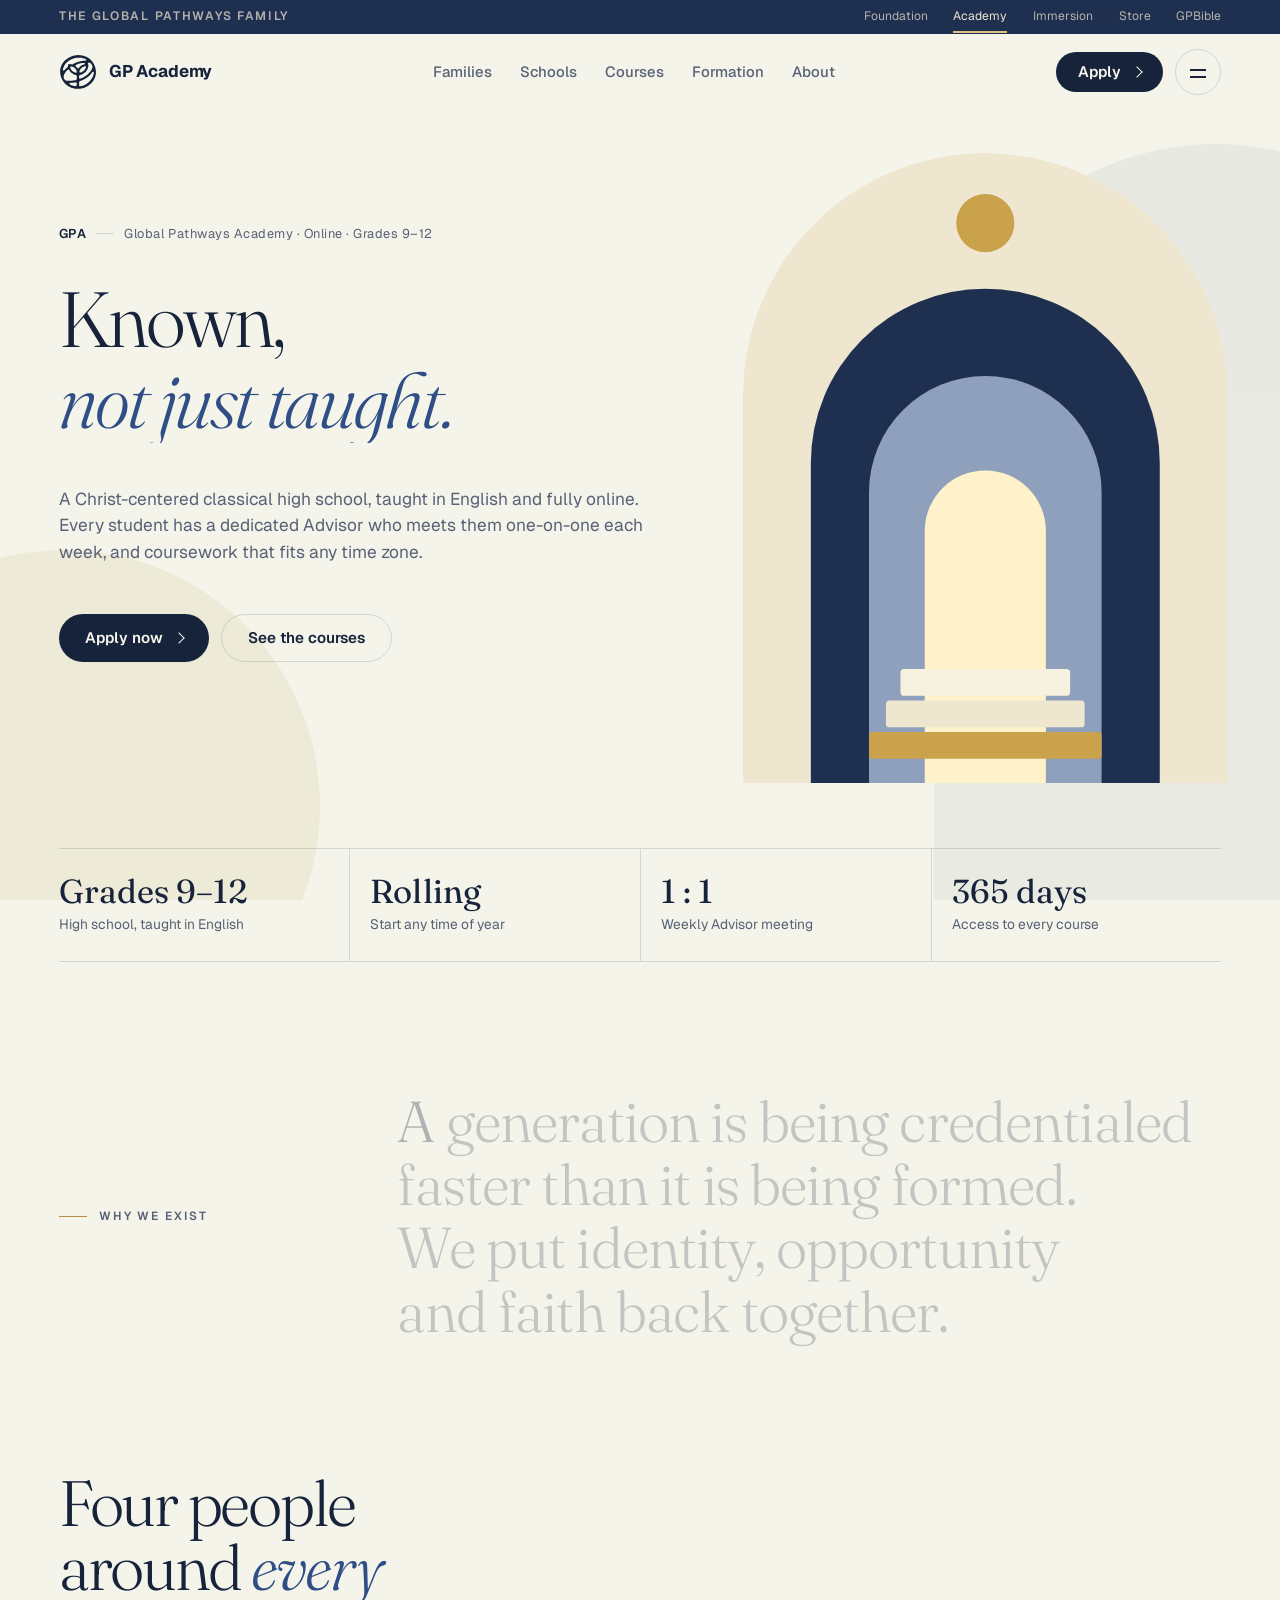
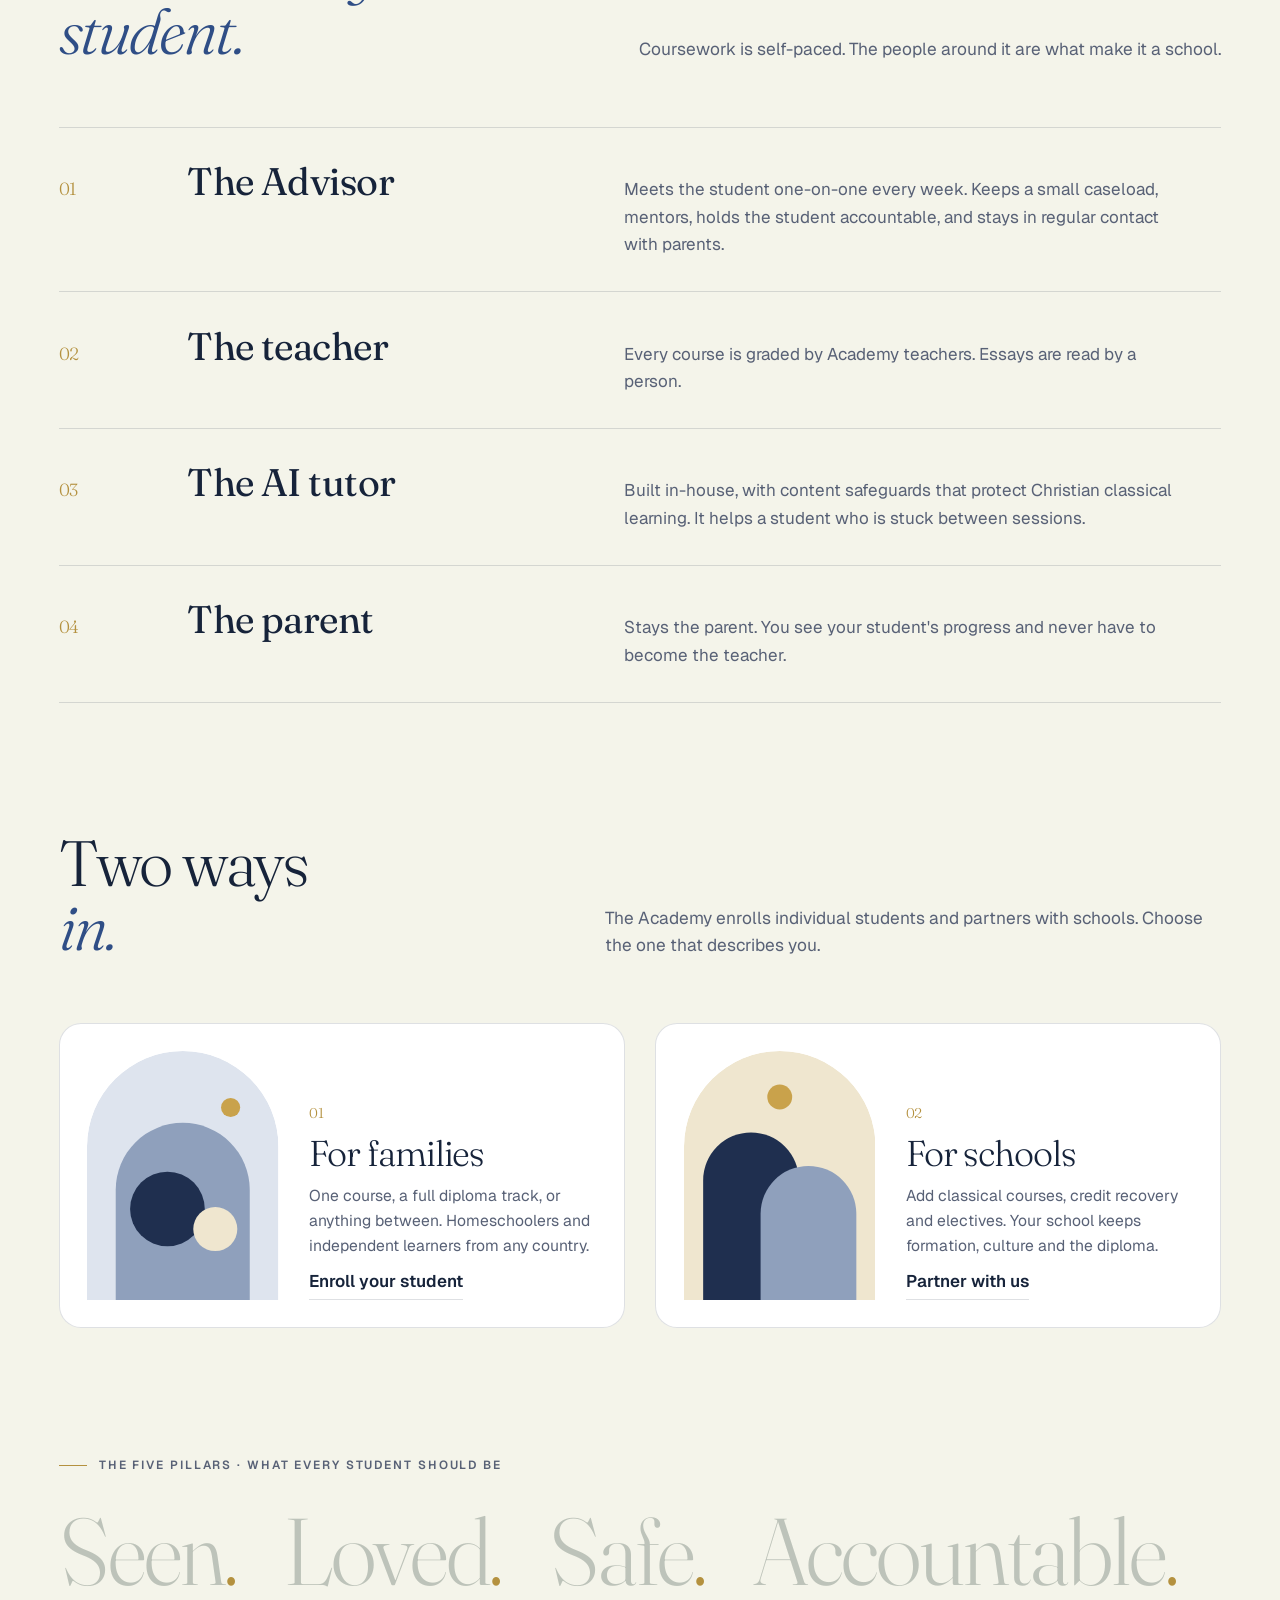
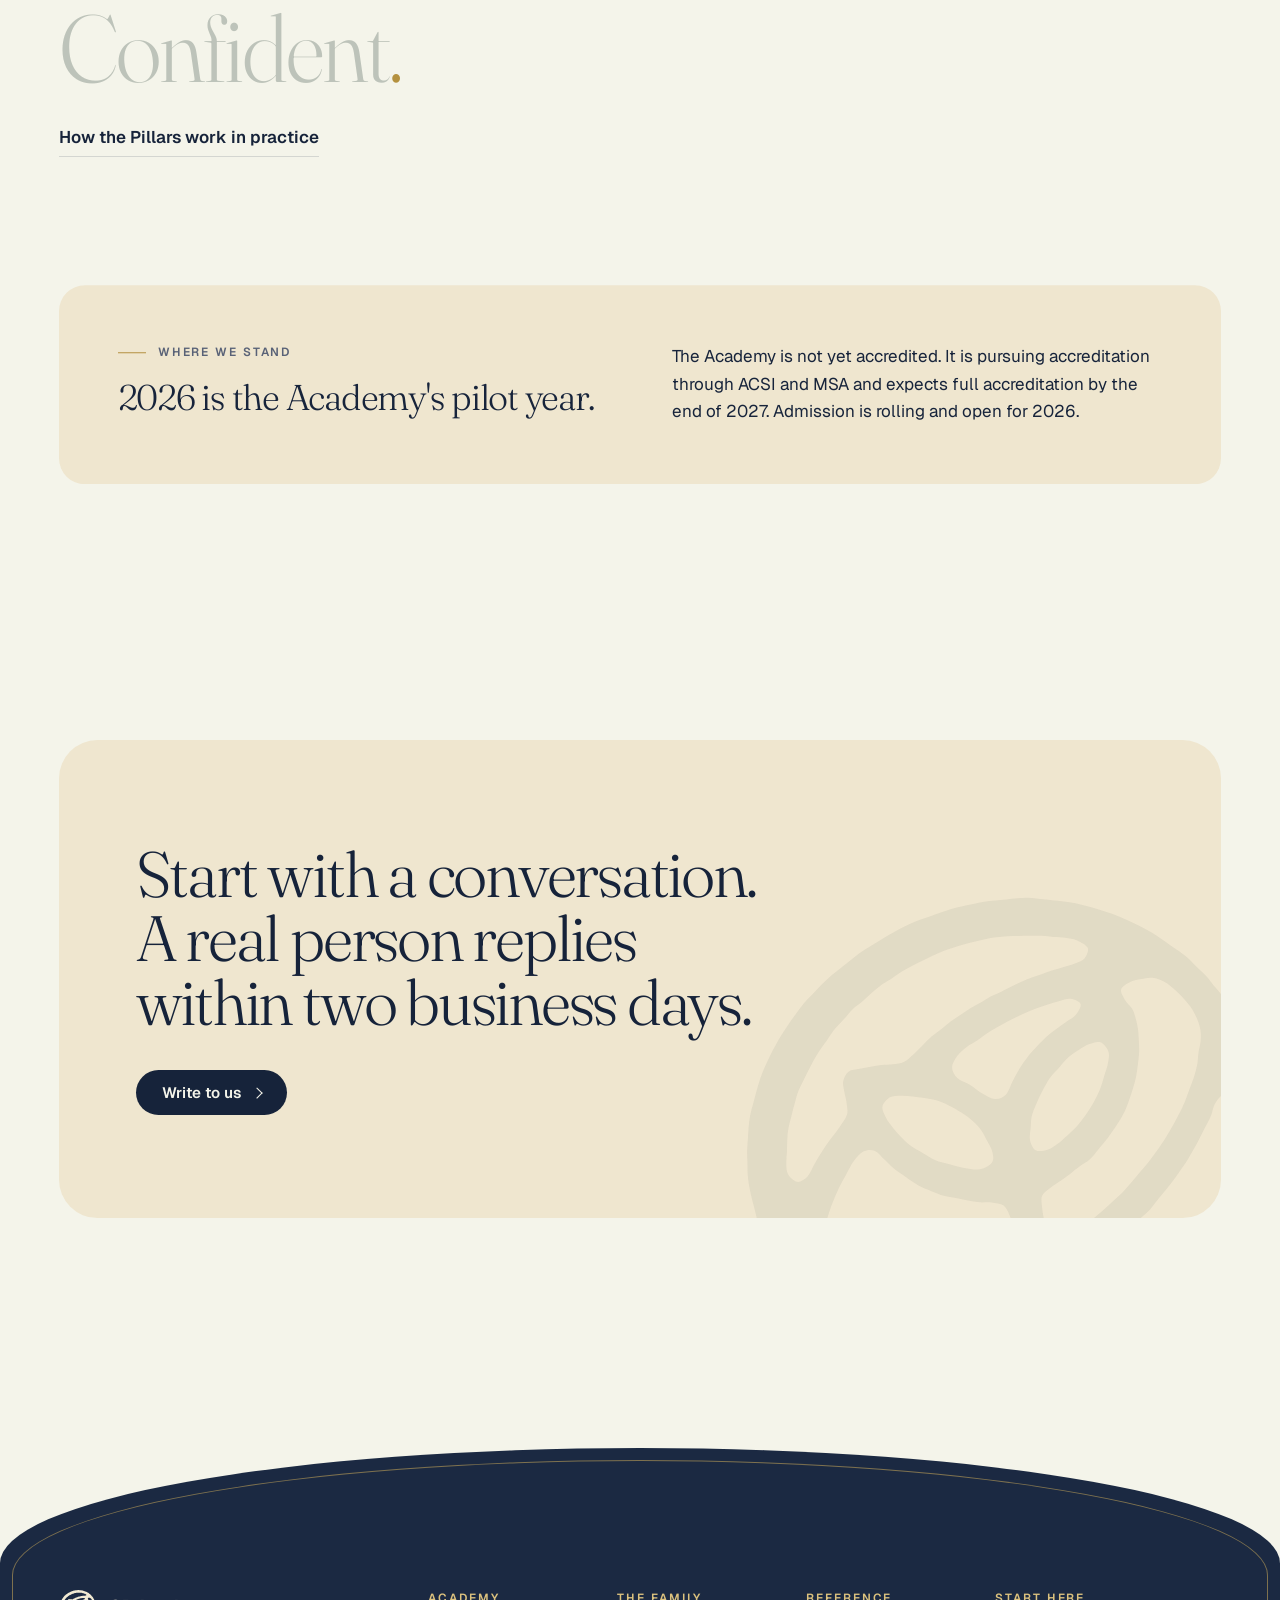
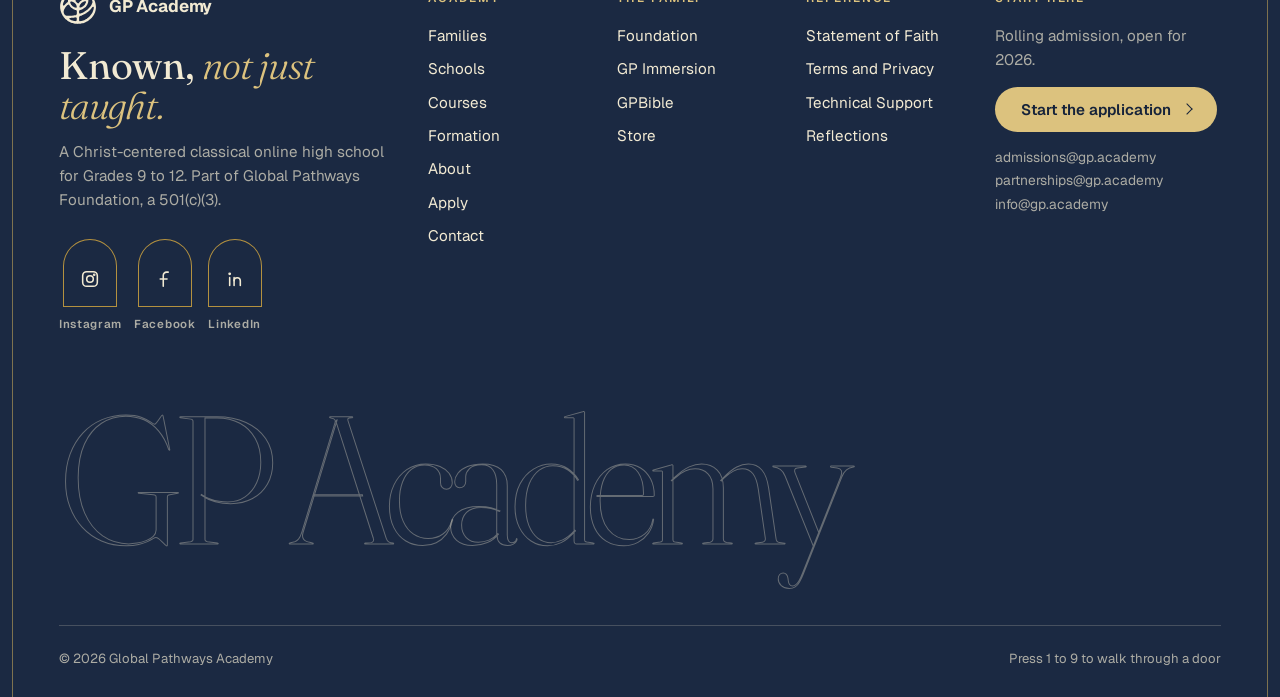
<file: academy/index.html>
<!DOCTYPE html>
<html lang="en">
<head>
<meta charset="utf-8">
<meta name="viewport" content="width=device-width, initial-scale=1">
<title>Global Pathways Academy</title>
<link rel="preconnect" href="https://fonts.googleapis.com">
<link rel="preconnect" href="https://fonts.gstatic.com" crossorigin>
<link href="https://fonts.googleapis.com/css2?family=Fraunces:ital,opsz,wght@0,9..144,300..600;1,9..144,300..600&family=Geist:wght@400;500;600;700&display=swap" rel="stylesheet">
<link rel="stylesheet" href="../styles.css">
<link rel="stylesheet" href="academy.css">
<script>(function(){var d=document.documentElement;if(!(window.matchMedia&&matchMedia("(prefers-reduced-motion: reduce)").matches)){d.classList.add("intro");setTimeout(function(){d.classList.remove("intro")},4500)}})()</script>
</head>
<body class="site-academy">
<svg width="0" height="0" style="position:absolute" aria-hidden="true"><defs><clipPath id="archclip"><path d="M0 520V200A200 200 0 0 1 400 200V520Z"/></clipPath></defs><symbol id="art-home" viewBox="0 0 400 520"><g clip-path="url(#archclip)"><path d="M0 520V200A200 200 0 0 1 400 200V520Z" fill="#EFE6CF"/><circle cx="200" cy="58" r="24" fill="#C9A24B"/><path d="M56 520V256A144 144 0 0 1 344 256V520Z" fill="var(--ever)"/><path d="M104 520V280A96 96 0 0 1 296 280V520Z" fill="#8FA0BC"/><path d="M150 520V312A50 50 0 0 1 250 312V520Z" fill="#FFF1C9"/><rect x="130" y="426" width="140" height="22" rx="3" fill="#F7F1DF"/><rect x="118" y="452" width="164" height="22" rx="3" fill="#EFE6CF"/><rect x="104" y="478" width="192" height="22" rx="3" fill="#C9A24B"/></g></symbol><symbol id="art-families" viewBox="0 0 400 520"><g clip-path="url(#archclip)"><path d="M0 520V200A200 200 0 0 1 400 200V520Z" fill="#DEE4EE"/><path d="M60 520V290A140 140 0 0 1 340 290V520Z" fill="#8FA0BC"/><circle cx="168" cy="330" r="78" fill="var(--ever)"/><circle cx="268" cy="372" r="46" fill="#EFE6CF"/><circle cx="300" cy="118" r="20" fill="#C9A24B"/></g></symbol><symbol id="art-schools" viewBox="0 0 400 520"><g clip-path="url(#archclip)"><path d="M0 520V200A200 200 0 0 1 400 200V520Z" fill="#EFE6CF"/><path d="M40 520V270A100 100 0 0 1 240 270V520Z" fill="var(--ever)"/><path d="M160 520V340A100 100 0 0 1 360 340V520Z" fill="#8FA0BC"/><circle cx="200" cy="96" r="26" fill="#C9A24B"/></g></symbol><symbol id="art-courses" viewBox="0 0 400 520"><g clip-path="url(#archclip)"><path d="M0 520V200A200 200 0 0 1 400 200V520Z" fill="#DEE4EE"/><circle cx="290" cy="150" r="34" fill="#C9A24B"/><rect x="70" y="462" width="260" height="38" rx="4" fill="var(--ever)"/><rect x="96" y="420" width="208" height="38" rx="4" fill="#EFE6CF"/><rect x="82" y="378" width="236" height="38" rx="4" fill="#8FA0BC"/><rect x="110" y="336" width="180" height="38" rx="4" fill="var(--ever)"/><rect x="92" y="294" width="216" height="38" rx="4" fill="#C9A24B"/></g></symbol><symbol id="art-formation" viewBox="0 0 400 520"><g clip-path="url(#archclip)"><path d="M0 520V200A200 200 0 0 1 400 200V520Z" fill="#EFE6CF"/><circle cx="200" cy="92" r="28" fill="#C9A24B"/><rect x="52" y="196" width="296" height="26" rx="3" fill="var(--ever)"/><rect x="66" y="222" width="34" height="298" fill="var(--ever)"/><rect x="124" y="222" width="34" height="298" fill="#8FA0BC"/><rect x="182" y="222" width="34" height="298" fill="var(--ever)"/><rect x="240" y="222" width="34" height="298" fill="#8FA0BC"/><rect x="298" y="222" width="34" height="298" fill="var(--ever)"/></g></symbol><symbol id="art-about" viewBox="0 0 400 520"><g clip-path="url(#archclip)"><path d="M0 520V200A200 200 0 0 1 400 200V520Z" fill="var(--ever)"/><path d="M22 520V200A178 178 0 0 1 378 200V520" fill="none" stroke="#C9A24B" stroke-width="1.5"/><use href="#gp-mark" x="92" y="176" width="216" height="204" fill="#EFE6CF"/></g></symbol><symbol id="art-apply" viewBox="0 0 400 520"><g clip-path="url(#archclip)"><path d="M0 520V200A200 200 0 0 1 400 200V520Z" fill="#DEE4EE"/><path d="M80 520V240A120 120 0 0 1 320 240V520Z" fill="var(--ever)"/><path d="M104 520V242A96 96 0 0 1 296 242V520Z" fill="#FFF1C9"/><path d="M196 520V146.1A96 96 0 0 1 296 242V520Z" fill="#8FA0BC"/><circle cx="216" cy="350" r="8" fill="#C9A24B"/></g></symbol><symbol id="art-faith" viewBox="0 0 400 520"><g clip-path="url(#archclip)"><path d="M0 520V200A200 200 0 0 1 400 200V520Z" fill="var(--ever)"/><path d="M22 520V200A178 178 0 0 1 378 200V520" fill="none" stroke="#C9A24B" stroke-width="1.5"/><rect x="186" y="150" width="28" height="250" rx="3" fill="#EFE6CF"/><rect x="126" y="214" width="148" height="28" rx="3" fill="#EFE6CF"/><circle cx="200" cy="96" r="14" fill="#C9A24B"/></g></symbol><symbol id="art-contact" viewBox="0 0 400 520"><g clip-path="url(#archclip)"><path d="M0 520V200A200 200 0 0 1 400 200V520Z" fill="#DEE4EE"/><rect x="62" y="236" width="276" height="184" rx="4" fill="#EFE6CF"/><path d="M62 236L200 346L338 236Z" fill="var(--ever)"/><circle cx="200" cy="336" r="26" fill="#C9A24B"/></g></symbol><symbol id="art-policies" viewBox="0 0 400 520"><g clip-path="url(#archclip)"><path d="M0 520V200A200 200 0 0 1 400 200V520Z" fill="#EFE6CF"/><rect x="96" y="150" width="208" height="290" rx="6" fill="#FBF7EA"/><rect x="124" y="190" width="152" height="12" rx="3" fill="var(--ever)"/><rect x="124" y="222" width="120" height="12" rx="3" fill="#8FA0BC"/><rect x="124" y="254" width="152" height="12" rx="3" fill="#8FA0BC"/><rect x="124" y="286" width="96" height="12" rx="3" fill="#8FA0BC"/><rect x="124" y="318" width="140" height="12" rx="3" fill="#8FA0BC"/><circle cx="262" cy="392" r="26" fill="#C9A24B"/></g></symbol><symbol id="gp-mark" viewBox="0 0 560 530"><path fill-rule="evenodd" d="M280.5 16.0C276.8 16.2 273.2 16.7 269.5 17.0C265.8 17.3 262.2 17.7 258.5 18.0C254.8 18.3 251.2 18.6 247.5 19.0C243.8 19.4 240.2 19.8 236.5 20.5C232.8 21.2 229.2 22.1 225.5 23.0C221.8 23.9 218.2 24.9 214.5 26.0C210.8 27.1 206.8 28.3 203.0 29.5C199.2 30.7 195.7 31.8 192.0 33.0C188.3 34.2 184.7 35.1 181.0 36.5C177.3 37.9 173.7 39.8 170.0 41.5C166.3 43.2 162.7 44.8 159.0 46.5C155.3 48.2 151.8 49.6 148.0 51.5C144.2 53.4 140.2 55.8 136.5 58.0C132.8 60.2 129.2 62.7 125.5 65.0C121.8 67.3 118.2 69.3 114.5 72.0C110.8 74.7 107.2 77.9 103.5 81.0C99.8 84.1 96.2 87.2 92.5 90.5C88.8 93.8 85.1 97.3 81.5 101.0C77.9 104.7 74.2 108.8 71.0 112.5C67.8 116.2 64.8 119.8 62.0 123.5C59.2 127.2 56.4 130.8 54.0 134.5C51.6 138.2 49.6 141.8 47.5 145.5C45.4 149.2 43.5 152.8 41.5 156.5C39.5 160.2 37.2 163.8 35.5 167.5C33.8 171.2 32.3 175.2 31.0 179.0C29.7 182.8 28.7 186.3 27.5 190.0C26.3 193.7 25.0 197.3 24.0 201.0C23.0 204.7 22.3 208.3 21.5 212.0C20.7 215.7 19.7 219.3 19.0 223.0C18.3 226.7 17.8 230.3 17.5 234.0C17.2 237.7 17.1 241.2 17.0 245.0C16.9 248.8 17.0 252.8 17.0 256.5C17.0 260.2 17.0 263.8 17.0 267.5C17.0 271.2 16.8 274.8 17.0 278.5C17.2 282.2 17.9 285.8 18.5 289.5C19.1 293.2 19.8 296.8 20.5 300.5C21.2 304.2 21.6 307.8 22.5 311.5C23.4 315.2 24.8 319.2 26.0 323.0C27.2 326.8 28.4 330.3 29.5 334.0C30.6 337.7 31.3 341.3 32.5 345.0C33.7 348.7 34.8 352.3 36.5 356.0C38.2 359.7 40.6 363.3 42.5 367.0C44.4 370.7 46.2 374.2 48.0 378.0C49.8 381.8 50.8 385.8 53.0 389.5C55.2 393.2 58.8 396.8 61.5 400.5C64.2 404.2 66.2 407.8 69.0 411.5C71.8 415.2 75.0 418.8 78.0 422.5C81.0 426.2 83.7 429.8 87.0 433.5C90.3 437.2 94.2 441.0 98.0 444.5C101.8 448.0 105.8 451.4 109.5 454.5C113.2 457.6 116.8 460.3 120.5 463.0C124.2 465.7 127.8 468.1 131.5 470.5C135.2 472.9 138.8 475.2 142.5 477.5C146.2 479.8 149.8 482.1 153.5 484.0C157.2 485.9 160.8 487.2 164.5 489.0C168.2 490.8 171.8 492.8 175.5 494.5C179.2 496.2 183.2 497.7 187.0 499.0C190.8 500.3 194.3 501.5 198.0 502.5C201.7 503.5 205.3 504.2 209.0 505.0C212.7 505.8 216.3 506.7 220.0 507.5C223.7 508.3 227.3 509.2 231.0 510.0C234.7 510.8 238.2 511.5 242.0 512.0C245.8 512.5 249.8 512.8 253.5 513.0C257.2 513.2 260.8 513.2 264.5 513.5C268.2 513.8 271.8 514.5 275.5 514.5C279.2 514.5 282.8 513.8 286.5 513.5C290.2 513.2 293.8 513.2 297.5 513.0C301.2 512.8 304.8 512.4 308.5 512.0C312.2 511.6 316.2 511.2 320.0 510.5C323.8 509.8 327.3 508.8 331.0 508.0C334.7 507.2 338.3 506.3 342.0 505.5C345.7 504.7 349.3 504.0 353.0 503.0C356.7 502.0 360.3 500.8 364.0 499.5C367.7 498.2 371.2 497.0 375.0 495.5C378.8 494.0 382.8 492.1 386.5 490.5C390.2 488.9 393.8 487.8 397.5 486.0C401.2 484.2 404.8 482.1 408.5 480.0C412.2 477.9 415.8 475.7 419.5 473.5C423.2 471.3 426.8 469.5 430.5 467.0C434.2 464.5 437.8 461.2 441.5 458.5C445.2 455.8 448.8 453.9 452.5 451.0C456.2 448.1 460.2 444.4 464.0 441.0C467.8 437.6 471.4 434.1 475.0 430.5C478.6 426.9 482.2 423.2 485.5 419.5C488.8 415.8 492.2 412.2 495.0 408.5C497.8 404.8 500.0 401.2 502.5 397.5C505.0 393.8 507.7 390.2 510.0 386.5C512.3 382.8 514.6 378.8 516.5 375.0C518.4 371.2 519.7 367.7 521.5 364.0C523.3 360.3 525.8 356.7 527.5 353.0C529.2 349.3 530.8 345.7 532.0 342.0C533.2 338.3 533.6 334.7 534.5 331.0C535.4 327.3 536.5 323.8 537.5 320.0C538.5 316.2 539.8 312.2 540.5 308.5C541.2 304.8 541.5 301.2 542.0 297.5C542.5 293.8 543.1 290.2 543.5 286.5C543.9 282.8 544.3 279.2 544.5 275.5C544.7 271.8 544.7 268.2 544.5 264.5C544.3 260.8 543.8 257.2 543.5 253.5C543.2 249.8 542.9 245.8 542.5 242.0C542.1 238.2 541.6 234.7 541.0 231.0C540.4 227.3 539.8 223.7 539.0 220.0C538.2 216.3 537.4 212.7 536.5 209.0C535.6 205.3 534.4 201.7 533.5 198.0C532.6 194.3 532.2 190.7 531.0 187.0C529.8 183.3 528.0 179.8 526.5 176.0C525.0 172.2 523.7 168.2 522.0 164.5C520.3 160.8 518.2 157.2 516.5 153.5C514.8 149.8 513.5 146.2 511.5 142.5C509.5 138.8 506.8 135.2 504.5 131.5C502.2 127.8 500.6 124.2 498.0 120.5C495.4 116.8 492.2 113.2 489.0 109.5C485.8 105.8 482.3 101.8 479.0 98.0C475.7 94.2 472.5 90.5 469.0 87.0C465.5 83.5 461.7 80.2 458.0 77.0C454.3 73.8 450.7 70.8 447.0 68.0C443.3 65.2 439.7 62.5 436.0 60.0C432.3 57.5 428.8 55.2 425.0 53.0C421.2 50.8 417.2 48.6 413.5 46.5C409.8 44.4 406.2 42.2 402.5 40.5C398.8 38.8 395.2 37.4 391.5 36.0C387.8 34.6 384.2 33.3 380.5 32.0C376.8 30.7 373.2 29.3 369.5 28.0C365.8 26.7 362.2 25.1 358.5 24.0C354.8 22.9 350.8 22.2 347.0 21.5C343.2 20.8 339.7 20.5 336.0 20.0C332.3 19.5 328.7 19.0 325.0 18.5C321.3 18.0 317.7 17.3 314.0 17.0C310.3 16.7 306.7 16.7 303.0 16.5C299.3 16.3 295.8 16.1 292.0 16.0C288.2 15.9 284.2 15.8 280.5 16.0ZM241.5 418.5C245.2 418.2 249.2 417.0 252.5 418.5C255.8 420.0 259.4 424.1 261.0 427.5C262.6 430.9 262.0 435.2 262.0 439.0C262.0 442.8 261.3 446.3 261.0 450.0C260.7 453.7 261.2 457.2 260.0 461.0C258.8 464.8 256.8 470.2 254.0 472.5C251.2 474.8 246.7 474.4 243.0 474.5C239.3 474.6 235.8 473.6 232.0 473.0C228.2 472.4 224.2 471.8 220.5 471.0C216.8 470.2 213.2 469.4 209.5 468.5C205.8 467.6 202.2 466.8 198.5 465.5C194.8 464.2 190.8 462.6 187.0 461.0C183.2 459.4 179.7 457.7 176.0 456.0C172.3 454.3 168.7 453.2 165.0 451.0C161.3 448.8 156.2 446.2 154.0 443.0C151.8 439.8 150.5 434.8 152.0 432.0C153.5 429.2 159.2 427.6 163.0 426.5C166.8 425.4 170.8 425.8 174.5 425.5C178.2 425.2 181.8 424.8 185.5 424.5C189.2 424.2 192.8 423.7 196.5 423.5C200.2 423.3 204.2 423.8 208.0 423.5C211.8 423.2 215.3 422.5 219.0 422.0C222.7 421.5 226.2 421.1 230.0 420.5C233.8 419.9 237.8 418.8 241.5 418.5ZM501.0 261.5C504.7 261.2 509.5 263.8 511.5 266.5C513.5 269.2 512.9 273.8 513.0 277.5C513.1 281.2 512.5 284.8 512.0 288.5C511.5 292.2 510.8 295.8 510.0 299.5C509.2 303.2 508.2 306.8 507.0 310.5C505.8 314.2 504.3 317.8 503.0 321.5C501.7 325.2 500.4 328.8 499.0 332.5C497.6 336.2 496.4 339.8 494.5 343.5C492.6 347.2 489.8 351.2 487.5 355.0C485.2 358.8 483.3 362.3 481.0 366.0C478.7 369.7 476.2 373.3 473.5 377.0C470.8 380.7 468.0 384.3 465.0 388.0C462.0 391.7 458.9 395.3 455.5 399.0C452.1 402.7 448.2 406.6 444.5 410.0C440.8 413.4 437.2 416.4 433.5 419.5C429.8 422.6 426.2 425.7 422.5 428.5C418.8 431.3 415.2 434.0 411.5 436.5C407.8 439.0 403.8 441.2 400.0 443.5C396.2 445.8 392.7 448.1 389.0 450.0C385.3 451.9 381.7 453.3 378.0 455.0C374.3 456.7 370.7 458.4 367.0 460.0C363.3 461.6 359.7 463.2 356.0 464.5C352.3 465.8 348.7 467.0 345.0 468.0C341.3 469.0 337.7 469.7 334.0 470.5C330.3 471.3 326.8 472.3 323.0 473.0C319.2 473.7 315.2 474.9 311.5 474.5C307.8 474.1 303.0 473.0 300.5 470.5C298.0 468.0 297.2 463.2 296.5 459.5C295.8 455.8 296.5 452.2 296.5 448.5C296.5 444.8 296.5 441.2 296.5 437.5C296.5 433.8 296.5 430.2 296.5 426.5C296.5 422.8 295.7 419.2 296.5 415.5C297.3 411.8 298.8 407.6 301.5 404.5C304.2 401.4 308.8 398.9 312.5 397.0C316.2 395.1 320.2 394.3 324.0 393.0C327.8 391.7 331.3 390.5 335.0 389.0C338.7 387.5 342.3 385.8 346.0 384.0C349.7 382.2 353.3 380.2 357.0 378.5C360.7 376.8 364.3 375.3 368.0 373.5C371.7 371.7 375.3 369.5 379.0 367.5C382.7 365.5 386.3 363.5 390.0 361.5C393.7 359.5 397.3 357.9 401.0 355.5C404.7 353.1 408.2 349.8 412.0 347.0C415.8 344.2 419.8 341.4 423.5 338.5C427.2 335.6 430.8 332.6 434.5 329.5C438.2 326.4 442.2 323.0 445.5 320.0C448.8 317.0 451.0 314.6 454.0 311.5C457.0 308.4 460.3 305.0 463.5 301.5C466.7 298.0 469.8 294.2 473.0 290.5C476.2 286.8 479.8 283.2 482.5 279.5C485.2 275.8 486.4 271.5 489.5 268.5C492.6 265.5 497.3 261.8 501.0 261.5ZM136.5 230.0C140.2 229.2 144.4 229.8 147.5 232.0C150.6 234.2 152.6 239.3 155.0 243.0C157.4 246.7 159.2 250.3 162.0 254.0C164.8 257.7 168.2 261.3 171.5 265.0C174.8 268.7 177.9 272.7 181.5 276.0C185.1 279.3 189.2 282.2 193.0 285.0C196.8 287.8 200.3 290.4 204.0 292.5C207.7 294.6 211.3 295.8 215.0 297.5C218.7 299.2 222.3 301.3 226.0 303.0C229.7 304.7 233.2 306.2 237.0 307.5C240.8 308.8 244.8 309.0 248.5 310.5C252.2 312.0 257.1 313.7 259.5 316.5C261.9 319.3 262.4 323.8 263.0 327.5C263.6 331.2 263.0 334.8 263.0 338.5C263.0 342.2 263.0 345.8 263.0 349.5C263.0 353.2 263.3 357.2 263.0 361.0C262.7 364.8 262.7 368.5 261.0 372.0C259.3 375.5 256.2 379.8 253.0 382.0C249.8 384.2 245.7 384.1 242.0 385.0C238.3 385.9 234.8 386.8 231.0 387.5C227.2 388.2 223.2 388.9 219.5 389.5C215.8 390.1 212.2 390.5 208.5 391.0C204.8 391.5 201.2 392.1 197.5 392.5C193.8 392.9 190.2 393.2 186.5 393.5C182.8 393.8 179.2 394.2 175.5 394.5C171.8 394.8 168.2 394.9 164.5 395.0C160.8 395.1 156.8 395.0 153.0 395.0C149.2 395.0 145.7 395.2 142.0 395.0C138.3 394.8 134.7 394.2 131.0 394.0C127.3 393.8 123.7 393.8 120.0 393.5C116.3 393.2 112.8 393.1 109.0 392.5C105.2 391.9 101.1 391.9 97.5 390.0C93.9 388.1 90.4 384.3 87.5 381.0C84.6 377.7 82.2 373.7 80.0 370.0C77.8 366.3 76.1 362.7 74.5 359.0C72.9 355.3 71.4 351.8 70.5 348.0C69.6 344.2 69.2 340.2 69.0 336.5C68.8 332.8 68.8 329.2 69.5 325.5C70.2 321.8 71.8 318.2 73.0 314.5C74.2 310.8 75.5 307.2 77.0 303.5C78.5 299.8 80.1 296.2 82.0 292.5C83.9 288.8 86.2 284.8 88.5 281.0C90.8 277.2 93.3 273.7 96.0 270.0C98.7 266.3 101.4 262.7 104.5 259.0C107.6 255.3 111.1 251.7 114.5 248.0C117.9 244.3 121.3 240.0 125.0 237.0C128.7 234.0 132.8 230.8 136.5 230.0ZM175.5 184.0C178.9 183.0 182.8 184.2 186.5 185.0C190.2 185.8 193.8 187.2 197.5 188.5C201.2 189.8 204.8 191.4 208.5 193.0C212.2 194.6 215.8 195.8 219.5 198.0C223.2 200.2 226.9 203.0 230.5 206.0C234.1 209.0 237.8 212.5 241.0 216.0C244.2 219.5 247.5 223.3 250.0 227.0C252.5 230.7 254.5 234.3 256.0 238.0C257.5 241.7 258.1 245.3 259.0 249.0C259.9 252.7 261.4 256.3 261.5 260.0C261.6 263.7 261.7 268.4 259.5 271.0C257.3 273.6 252.2 275.1 248.5 275.5C244.8 275.9 241.2 274.7 237.5 273.5C233.8 272.3 230.2 270.3 226.5 268.5C222.8 266.7 219.2 264.6 215.5 262.5C211.8 260.4 208.2 258.8 204.5 256.0C200.8 253.2 197.1 249.0 193.5 245.5C189.9 242.0 185.9 238.6 183.0 235.0C180.1 231.4 178.1 227.7 176.0 224.0C173.9 220.3 172.1 216.7 170.5 213.0C168.9 209.3 167.2 205.7 166.5 202.0C165.8 198.3 164.5 194.0 166.0 191.0C167.5 188.0 172.1 185.0 175.5 184.0ZM382.0 180.5C385.8 180.2 390.2 179.5 393.0 181.5C395.8 183.5 398.2 188.8 398.5 192.5C398.8 196.2 396.7 200.2 395.0 204.0C393.3 207.8 390.8 211.2 388.5 215.0C386.2 218.8 384.2 222.7 381.5 226.5C378.8 230.3 375.4 234.3 372.0 238.0C368.6 241.7 364.8 245.2 361.0 248.5C357.2 251.8 353.3 254.9 349.5 257.5C345.7 260.1 341.8 262.0 338.0 264.0C334.2 266.0 330.8 268.0 327.0 269.5C323.2 271.0 319.3 272.8 315.5 273.0C311.7 273.2 306.4 272.8 304.0 270.5C301.6 268.2 300.9 263.2 301.0 259.5C301.1 255.8 303.2 251.8 304.5 248.0C305.8 244.2 306.6 240.2 308.5 236.5C310.4 232.8 313.2 229.2 316.0 225.5C318.8 221.8 322.1 217.8 325.5 214.0C328.9 210.2 332.8 206.1 336.5 203.0C340.2 199.9 343.8 198.0 347.5 195.5C351.2 193.0 355.2 190.0 359.0 188.0C362.8 186.0 366.7 184.8 370.5 183.5C374.3 182.2 378.2 180.8 382.0 180.5ZM363.5 131.5C367.2 131.5 371.2 130.7 374.5 132.0C377.8 133.3 382.8 136.7 383.0 139.5C383.2 142.3 378.6 146.7 375.5 149.0C372.4 151.3 368.2 152.0 364.5 153.5C360.8 155.0 356.8 156.4 353.0 158.0C349.2 159.6 345.8 161.0 342.0 163.0C338.2 165.0 334.2 167.6 330.5 170.0C326.8 172.4 323.2 174.6 319.5 177.5C315.8 180.4 311.6 184.0 308.0 187.5C304.4 191.0 301.2 194.8 298.0 198.5C294.8 202.2 292.0 207.4 288.5 209.5C285.0 211.6 280.8 212.2 277.0 211.0C273.2 209.8 269.5 205.8 266.0 202.5C262.5 199.2 259.4 194.5 256.0 191.0C252.6 187.5 247.7 185.0 245.5 181.5C243.3 178.0 242.1 173.6 243.0 170.0C243.9 166.4 247.8 162.8 251.0 160.0C254.2 157.2 258.8 155.2 262.5 153.5C266.2 151.8 269.8 151.3 273.5 150.0C277.2 148.7 280.8 146.8 284.5 145.5C288.2 144.2 292.2 143.1 296.0 142.0C299.8 140.9 303.2 139.9 307.0 139.0C310.8 138.1 314.8 137.2 318.5 136.5C322.2 135.8 325.8 135.1 329.5 134.5C333.2 133.9 337.2 133.4 341.0 133.0C344.8 132.6 348.2 132.2 352.0 132.0C355.8 131.8 359.8 131.5 363.5 131.5ZM437.0 130.0C440.7 129.2 444.3 129.8 448.0 130.0C451.7 130.2 455.3 130.1 459.0 131.5C462.7 132.9 466.8 135.5 470.0 138.5C473.2 141.5 476.0 145.8 478.5 149.5C481.0 153.2 483.1 156.8 485.0 160.5C486.9 164.2 488.8 167.8 490.0 171.5C491.2 175.2 492.0 178.8 492.5 182.5C493.0 186.2 493.3 189.8 493.0 193.5C492.7 197.2 491.8 200.8 490.5 204.5C489.2 208.2 487.0 211.8 485.5 215.5C484.0 219.2 483.2 222.8 481.5 226.5C479.8 230.2 477.8 233.8 475.5 237.5C473.2 241.2 470.5 244.8 468.0 248.5C465.5 252.2 463.2 255.8 460.5 259.5C457.8 263.2 454.7 266.8 451.5 270.5C448.3 274.2 444.6 278.2 441.5 281.5C438.4 284.8 436.2 286.9 433.0 290.0C429.8 293.1 425.7 296.8 422.0 300.0C418.3 303.2 414.7 306.2 411.0 309.0C407.3 311.8 403.7 314.3 400.0 317.0C396.3 319.7 392.7 322.4 389.0 325.0C385.3 327.6 381.7 330.2 378.0 332.5C374.3 334.8 370.7 336.5 367.0 338.5C363.3 340.5 359.7 342.6 356.0 344.5C352.3 346.4 348.7 348.2 345.0 350.0C341.3 351.8 337.7 353.5 334.0 355.0C330.3 356.5 326.7 357.8 323.0 359.0C319.3 360.2 315.7 362.3 312.0 362.5C308.3 362.7 303.7 362.2 301.0 360.0C298.3 357.8 296.9 352.7 296.0 349.0C295.1 345.3 295.4 341.7 295.5 338.0C295.6 334.3 295.8 330.7 296.5 327.0C297.2 323.3 297.2 318.8 299.5 316.0C301.8 313.2 306.8 311.7 310.5 310.0C314.2 308.3 317.8 307.4 321.5 306.0C325.2 304.6 328.8 303.1 332.5 301.5C336.2 299.9 339.8 298.0 343.5 296.5C347.2 295.0 350.8 294.5 354.5 292.5C358.2 290.5 361.8 287.2 365.5 284.5C369.2 281.8 372.8 279.4 376.5 276.5C380.2 273.6 383.8 270.4 387.5 267.0C391.2 263.6 395.3 259.7 398.5 256.0C401.7 252.3 404.0 248.7 406.5 245.0C409.0 241.3 411.3 237.7 413.5 234.0C415.7 230.3 417.8 226.7 419.5 223.0C421.2 219.3 422.6 215.7 424.0 212.0C425.4 208.3 426.9 204.7 428.0 201.0C429.1 197.3 429.8 193.7 430.5 190.0C431.2 186.3 432.1 182.7 432.5 179.0C432.9 175.3 433.1 171.7 433.0 168.0C432.9 164.3 433.0 160.7 432.0 157.0C431.0 153.3 428.0 149.7 427.0 146.0C426.0 142.3 424.3 137.7 426.0 135.0C427.7 132.3 433.3 130.8 437.0 130.0ZM273.0 54.0C276.8 53.8 280.3 53.6 284.0 53.5C287.7 53.4 291.3 53.5 295.0 53.5C298.7 53.5 302.2 53.3 306.0 53.5C309.8 53.7 313.8 54.1 317.5 54.5C321.2 54.9 324.8 55.3 328.5 56.0C332.2 56.7 335.8 57.7 339.5 58.5C343.2 59.3 346.8 60.1 350.5 61.0C354.2 61.9 358.2 62.8 362.0 64.0C365.8 65.2 369.3 66.8 373.0 68.0C376.7 69.2 380.3 70.0 384.0 71.5C387.7 73.0 391.8 74.4 395.0 77.0C398.2 79.6 403.1 83.8 403.5 87.0C403.9 90.2 400.3 94.5 397.5 96.5C394.7 98.5 390.2 98.5 386.5 99.0C382.8 99.5 379.2 99.3 375.5 99.5C371.8 99.7 367.8 99.8 364.0 100.0C360.2 100.2 356.7 100.7 353.0 101.0C349.3 101.3 345.7 101.6 342.0 102.0C338.3 102.4 334.8 102.8 331.0 103.5C327.2 104.2 323.2 105.2 319.5 106.0C315.8 106.8 312.2 107.8 308.5 108.5C304.8 109.2 301.2 109.6 297.5 110.5C293.8 111.4 290.2 112.9 286.5 114.0C282.8 115.1 278.8 115.8 275.0 117.0C271.2 118.2 267.7 119.7 264.0 121.0C260.3 122.3 256.7 123.5 253.0 125.0C249.3 126.5 245.8 128.3 242.0 130.0C238.2 131.7 234.2 133.1 230.5 135.0C226.8 136.9 223.2 139.3 219.5 141.5C215.8 143.7 212.2 146.1 208.5 148.0C204.8 149.9 201.2 152.2 197.5 153.0C193.8 153.8 189.8 152.9 186.0 152.5C182.2 152.1 178.7 151.0 175.0 150.5C171.3 150.0 167.7 149.8 164.0 149.5C160.3 149.2 156.8 149.1 153.0 149.0C149.2 148.9 144.7 147.7 141.5 149.0C138.3 150.3 135.5 153.8 134.0 157.0C132.5 160.2 132.8 164.3 132.5 168.0C132.2 171.7 132.5 175.2 132.0 179.0C131.5 182.8 131.6 186.9 129.5 190.5C127.4 194.1 123.0 197.3 119.5 200.5C116.0 203.7 112.2 206.4 108.5 209.5C104.8 212.6 101.2 215.6 97.5 219.0C93.8 222.4 90.1 226.3 86.5 230.0C82.9 233.7 79.6 238.8 76.0 241.0C72.4 243.2 68.0 244.7 65.0 243.5C62.0 242.3 59.0 237.5 58.0 234.0C57.0 230.5 58.2 226.2 59.0 222.5C59.8 218.8 61.4 215.2 62.5 211.5C63.6 207.8 64.3 204.2 65.5 200.5C66.7 196.8 67.8 193.2 69.5 189.5C71.2 185.8 73.5 181.8 75.5 178.0C77.5 174.2 79.4 170.7 81.5 167.0C83.6 163.3 85.4 159.7 88.0 156.0C90.6 152.3 93.9 148.7 97.0 145.0C100.1 141.3 103.2 137.7 106.5 134.0C109.8 130.3 113.4 126.4 117.0 123.0C120.6 119.6 124.3 116.7 128.0 113.5C131.7 110.3 135.2 106.8 139.0 104.0C142.8 101.2 146.8 99.0 150.5 96.5C154.2 94.0 157.8 91.1 161.5 89.0C165.2 86.9 168.8 85.8 172.5 84.0C176.2 82.2 179.8 79.9 183.5 78.0C187.2 76.1 191.2 74.0 195.0 72.5C198.8 71.0 202.3 70.2 206.0 69.0C209.7 67.8 213.3 66.2 217.0 65.0C220.7 63.8 224.2 62.9 228.0 62.0C231.8 61.1 235.8 60.3 239.5 59.5C243.2 58.7 246.8 57.8 250.5 57.0C254.2 56.2 257.8 55.5 261.5 55.0C265.2 54.5 269.2 54.2 273.0 54.0Z"/></symbol></svg>
<div class="bgp" id="bgp" aria-hidden="true"></div>
<header class="hdr" id="hdr">
  <div class="eco"><div class="wrap eco__in"><span>The Global Pathways family</span><nav aria-label="Global Pathways sites"><a href="../index.html">Foundation</a><a class="is-here" href="index.html">Academy</a><a href="../immersion/index.html">Immersion</a><a href="https://store.globalpathways.org/" target="_blank" rel="noopener">Store</a><a href="https://gpbible.org" target="_blank" rel="noopener">GPBible</a></nav></div></div>
  <div class="wrap hdr__in">
    <a class="brand" href="#home" data-go="home" aria-label="Global Pathways Academy, home"><svg><use href="#gp-mark"/></svg><span>GP Academy</span></a>
    <nav class="nav" aria-label="Primary">
      <a href="#families" data-go="families">Families</a><a href="#schools" data-go="schools">Schools</a><a href="#courses" data-go="courses">Courses</a><a href="#formation" data-go="formation">Formation</a><a href="#about" data-go="about">About</a>
    </nav>
    <div class="hdr__cta"><a class="btn btn--ink" href="#apply" data-go="apply">Apply <i></i></a><button class="burger" id="burger" aria-label="Open all doors" aria-expanded="false"><span></span><span></span></button></div>
  </div>
</header>
<div class="sheet" id="sheet">
  <div class="hall__head"><p class="eyebrow">All doors</p><a class="link" href="#home" data-go="home">Back to the entrance</a></div>
  <nav class="hall" aria-label="All pages"><a class="hall__door" href="#families" data-go="families" style="--i:0"><svg viewBox="0 0 400 520" aria-hidden="true"><use href="#art-families"/></svg><span><small>01</small>Families</span></a><a class="hall__door" href="#schools" data-go="schools" style="--i:1"><svg viewBox="0 0 400 520" aria-hidden="true"><use href="#art-schools"/></svg><span><small>02</small>Schools</span></a><a class="hall__door" href="#courses" data-go="courses" style="--i:2"><svg viewBox="0 0 400 520" aria-hidden="true"><use href="#art-courses"/></svg><span><small>03</small>Courses</span></a><a class="hall__door" href="#formation" data-go="formation" style="--i:3"><svg viewBox="0 0 400 520" aria-hidden="true"><use href="#art-formation"/></svg><span><small>04</small>Formation</span></a><a class="hall__door" href="#about" data-go="about" style="--i:4"><svg viewBox="0 0 400 520" aria-hidden="true"><use href="#art-about"/></svg><span><small>05</small>About</span></a><a class="hall__door" href="#faith" data-go="faith" style="--i:5"><svg viewBox="0 0 400 520" aria-hidden="true"><use href="#art-faith"/></svg><span><small>06</small>Faith</span></a><a class="hall__door" href="#apply" data-go="apply" style="--i:6"><svg viewBox="0 0 400 520" aria-hidden="true"><use href="#art-apply"/></svg><span><small>07</small>Apply</span></a><a class="hall__door" href="#contact" data-go="contact" style="--i:7"><svg viewBox="0 0 400 520" aria-hidden="true"><use href="#art-contact"/></svg><span><small>08</small>Contact</span></a><a class="hall__door" href="#policies" data-go="policies" style="--i:8"><svg viewBox="0 0 400 520" aria-hidden="true"><use href="#art-policies"/></svg><span><small>09</small>Policies</span></a></nav>
  <p class="hall__foot">Global Pathways Academy · admissions@gp.academy</p>
</div>
<div class="veil" id="veil" aria-hidden="true"><div class="veil__in"><svg id="veilSvg" viewBox="0 0 560 530"><use id="veilUse" href="#gp-mark"/></svg><small id="veilNo">Academy</small><b id="veilName">Global Pathways</b></div></div>
<div class="cur" id="cur" aria-hidden="true"><span></span></div>
<button class="badge" id="badge" aria-label="Back to top"><svg class="badge__ring" viewBox="0 0 60 60"><circle cx="30" cy="30" r="27"/><circle class="p" id="prog" cx="30" cy="30" r="27"/></svg><svg class="badge__mk" viewBox="0 0 560 530"><use href="#gp-mark"/></svg></button>

<main id="main">
<!-- HOME -->
<article class="view is-active" data-view="home" data-title="Academy">
  <section class="hero hero--sub hero--art hero--tall"><div class="wrap hero__grid"><p class="crumb"><b>GPA</b><span></span>Global Pathways Academy · Online · Grades 9–12</p><h1 class="d1" data-split>Known,<br><em>not just taught.</em></h1><p class="lede" data-rise>A Christ-centered classical high school, taught in English and fully online. Every student has a dedicated Advisor who meets them one-on-one each week, and coursework that fits any time zone.</p><div class="hero__cta" data-rise><a class="btn btn--ink" href="#apply" data-go="apply">Apply now <i></i></a><a class="btn btn--line" href="#courses" data-go="courses">See the courses</a></div></div><figure class="hero__art"><svg class="art" viewBox="0 0 400 520" role="img" aria-label="Three arches, one inside another, above a stack of books"><use href="#art-home"/></svg></figure></section>
  <section class="blk" style="padding-top:20px"><div class="wrap"><div class="facts">
    <div><b>Grades 9–12</b><span>High school, taught in English</span></div><div><b>Rolling</b><span>Start any time of year</span></div><div><b>1 : 1</b><span>Weekly Advisor meeting</span></div><div><b>365 days</b><span>Access to every course</span></div>
  </div></div></section>
  <section class="blk" style="padding-top:0"><div class="wrap split2"><p class="eyebrow">Why we exist</p><p class="manifesto wide" data-words>A generation is being credentialed faster than it is being formed. We put identity, opportunity and faith back together.</p></div></section>
  <section class="blk" style="padding-top:0"><div class="wrap">
    <div class="head"><h2 class="d2">Four people<br>around <em>every student.</em></h2><p class="lede">Coursework is self-paced. The people around it are what make it a school.</p></div>
    <div class="rows">
      <div class="row"><span class="num">01</span><h3>The Advisor</h3><p>Meets the student one-on-one every week. Keeps a small caseload, mentors, holds the student accountable, and stays in regular contact with parents.</p></div>
      <div class="row"><span class="num">02</span><h3>The teacher</h3><p>Every course is graded by Academy teachers. Essays are read by a person.</p></div>
      <div class="row"><span class="num">03</span><h3>The AI tutor</h3><p>Built in-house, with content safeguards that protect Christian classical learning. It helps a student who is stuck between sessions.</p></div>
      <div class="row"><span class="num">04</span><h3>The parent</h3><p>Stays the parent. You see your student's progress and never have to become the teacher.</p></div>
    </div>
  </div></section>
  <section class="blk" style="padding-top:0"><div class="wrap">
    <div class="head"><h2 class="d2">Two ways<br><em>in.</em></h2><p class="lede">The Academy enrolls individual students and partners with schools. Choose the one that describes you.</p></div>
    <div class="ways">
      <a class="way" href="#families" data-go="families"><svg viewBox="0 0 400 520" aria-hidden="true"><use href="#art-families"/></svg><div><small class="num">01</small><h3>For families</h3><p>One course, a full diploma track, or anything between. Homeschoolers and independent learners from any country.</p><span class="link">Enroll your student</span></div></a>
      <a class="way" href="#schools" data-go="schools"><svg viewBox="0 0 400 520" aria-hidden="true"><use href="#art-schools"/></svg><div><small class="num">02</small><h3>For schools</h3><p>Add classical courses, credit recovery and electives. Your school keeps formation, culture and the diploma.</p><span class="link">Partner with us</span></div></a>
    </div>
  </div></section>
  <section class="blk" style="padding-top:0"><div class="wrap" style="display:grid;gap:28px"><p class="eyebrow">The Five Pillars · what every student should be</p><div class="bigwords" data-lit><span>Seen</span><span>Loved</span><span>Safe</span><span>Accountable</span><span>Confident</span></div><a class="link" href="#formation" data-go="formation" style="justify-self:start">How the Pillars work in practice</a></div></section>
  <section class="blk" style="padding-top:0"><div class="wrap"><div class="panel panel--cream cols">
    <div style="display:grid;gap:16px;align-content:start"><p class="eyebrow">Where we stand</p><h2 class="d3">2026 is the Academy's pilot year.</h2></div>
    <div style="display:grid;gap:14px;align-content:start"><p>The Academy is not yet accredited. It is pursuing accreditation through ACSI and MSA and expects full accreditation by the end of 2027. Admission is rolling and open for 2026.</p></div>
  </div></div></section>
  <section class="blk"><div class="wrap"><div class="band"><svg class="mk" viewBox="0 0 560 530" aria-hidden="true"><use href="#gp-mark"/></svg><h2 class="d2" style="max-width:17ch">Start with a conversation. A real person replies within two business days.</h2><div class="hero__cta"><a class="btn btn--ink" href="#contact" data-go="contact">Write to us <i></i></a></div></div></div></section>
</article>

<!-- FAMILIES -->
<article class="view" data-view="families" data-title="Families">
  <section class="hero hero--sub hero--art hero--tall"><div class="wrap hero__grid"><p class="crumb"><b>01</b><span></span>For families</p><h1 class="d1" data-split>For the student who wants<br><em>more than a diploma.</em></h1><p class="lede" data-rise>Enroll in a single course, a full diploma track, or anything between. Many families begin with one course to see how the Academy works.</p><div class="hero__cta" data-rise><a class="btn btn--ink" href="#apply" data-go="apply">Apply now <i></i></a></div></div><figure class="hero__art"><svg class="art" viewBox="0 0 400 520" role="img" aria-label="Two circles, a larger and a smaller, standing together under an arch"><use href="#art-families"/></svg></figure></section>
  <section class="blk" style="padding-top:20px"><div class="wrap">
    <div class="head"><h2 class="d2">Is it right<br><em>for your family?</em></h2><p class="lede">Students come from many countries and circumstances. They share a wish to be known and a readiness to grow.</p></div>
    <div class="cards">
      <div class="card"><span class="num">01</span><h3>Homeschool families</h3><p>Use the Academy to supplement your curriculum or replace it. You keep oversight and gain an Advisor and a classical program.</p></div>
      <div class="card"><span class="num">02</span><h3>Independent learners</h3><p>Self-directed students get an individualized model. Advisors help them build ownership over time.</p></div>
      <div class="card"><span class="num">03</span><h3>Students who need more support</h3><p>The Academy was built by people who have worked with vulnerable students in several countries, around an advisory model and a trauma-informed approach.</p></div>
    </div>
  </div></section>
  <section class="blk" style="padding-top:0"><div class="wrap">
    <div class="head"><h2 class="d2">Four steps<br><em>to the first day.</em></h2><p class="lede">You first talk with the Admissions Officer and the Student Formation Director. They recommend a Diploma or Non-Diploma path that fits the student's goals.</p></div>
    <div class="rows">
      <div class="row"><span class="num">01</span><h3>Inquiry</h3><p>Start a family conversation. The Academy answers personally within two business days.</p></div>
      <div class="row"><span class="num">02</span><h3>Application</h3><p>Submit the student application with transcripts and supporting materials.</p></div>
      <div class="row"><span class="num">03</span><h3>Review and decision</h3><p>Admissions reviews the application and shares a decision with a recommended path.</p></div>
      <div class="row"><span class="num">04</span><h3>Enrollment</h3><p>Confirm placement, meet the dedicated Advisor, and prepare for the first day.</p></div>
    </div>
  </div></section>
  <section class="blk" style="padding-top:0"><div class="wrap">
    <div class="head"><h2 class="d2">Founding tuition,<br><em>Fall 2026.</em></h2><p class="lede">Founding families save up to half, and keep that rate for as long as the student stays enrolled.</p></div>
    <div class="panel"><div class="tbl"><table class="fee">
      <thead><tr><th>Option</th><th>Credit</th><th>Standard</th><th>Founding rate</th></tr></thead>
      <tbody>
        <tr><td><b>Full-time high school</b><small>Diploma track, 6 courses a year</small></td><td class="num">6 courses</td><td class="num was">$8,970</td><td class="num now">$4,450 <small>per enrollment</small></td></tr>
        <tr><td><b>Standard course</b><small>About one school year at the suggested pace</small></td><td class="num">1.0</td><td class="num was">$1,495</td><td class="num now">$850 <small>per course</small></td></tr>
        <tr><td><b>Half-credit course</b><small>About one semester at the suggested pace</small></td><td class="num">0.5</td><td class="num was">$895</td><td class="num now">$450 <small>per course</small></td></tr>
      </tbody></table></div>
      <div class="cols" style="margin-top:34px">
        <div><p class="eyebrow" style="margin-bottom:12px">Included and fees</p><ul class="ticks"><li>Every course includes weekly one-on-one Advisor meetings and grading by Academy teachers</li><li>365 days of access to each registered course; students may go faster or slower</li><li>Application fee $100, which may be waived for financial circumstances</li><li>Enrollment fee $200 per full-time enrollment, or $100 per course</li></ul></div>
        <div><p class="eyebrow" style="margin-bottom:12px">Financial aid</p><ul class="ticks"><li>In the founding year, need-based aid is very limited and reviewed case by case</li><li>Asking for aid does not affect admission. The two are reviewed separately</li><li>Only the Student Formation Director and the finance lead see financial information</li><li>From Fall 2027: discounts for missionary, ministry and military families, siblings, and pastor or church staff households</li></ul></div>
      </div>
      <p class="muted" style="margin-top:24px;font-size:.9rem">Part of every tuition helps fund scholarships and new classrooms for underserved students through the Partner Families program.</p>
    </div>
  </div></section>
  <section class="blk" style="padding-top:0"><div class="wrap">
    <div class="head"><h2 class="d2">What a student<br><em>needs at home.</em></h2><p class="lede">Plan for about 4 to 6 hours a week for each course, counting live advisory, recorded lessons and independent work.</p></div>
    <div class="cards">
      <div class="card"><h3>A real computer</h3><p>A modern Windows, macOS or ChromeOS laptop or desktop with webcam, microphone, and a full-size keyboard and mouse. Tablets are fine for viewing only.</p></div>
      <div class="card"><h3>A steady connection</h3><p>At least 10 Mbps download and 3 Mbps upload for live sessions, and a current browser with pop-ups and cookies enabled.</p></div>
      <div class="card"><h3>English</h3><p>All instruction, materials, assessment and advisory are in English. Conversational and academic English is required.</p></div>
      <div class="card"><h3>A quiet place</h3><p>A quiet workspace and headphones. A printer or scanner is optional and recommended.</p></div>
      <div class="card"><h3>Any time zone</h3><p>Coursework is asynchronous. Live advisory is scheduled in U.S. business hours and can be adjusted on request.</p></div>
      <div class="card"><h3>An adult nearby</h3><p>A parent or guardian who provides structure and checks progress. Students use an Academy Google account.</p></div>
    </div>
  </div></section>
  <section class="blk" style="padding-top:0"><div class="wrap"><div class="head"><h2 class="d2">Partner<br><em>Families.</em></h2><p class="lede">Families who enroll because they believe in classical Christian education and want others to have it too. They form the founding cohort of the pilot years.</p></div><div class="cards"><div class="card"><span class="num">01</span><h3>The full Academy</h3><p>The classical Christian curriculum, a dedicated Advisor and the individualized model.</p></div><div class="card"><span class="num">02</span><h3>A founding voice</h3><p>Input on course offerings, advising, culture and the student experience.</p></div><div class="card"><span class="num">03</span><h3>The wider family</h3><p>A link to the Foundation, GPBible and GP Immersion, and stories of the impact.</p></div><div class="card"><span class="num">04</span><h3>A share in the mission</h3><p>Recognition as a founding Partner Family. Part of every Partner Family's tuition goes to scholarships and program expansion.</p></div></div><div class="bigwords" data-lit style="margin-top:clamp(30px,4vw,56px)"><span>Enroll</span><span>Partner</span><span>Multiply</span></div></div></section>
  <section class="blk" style="padding-top:0"><div class="wrap"><div class="head"><h2 class="d2">Questions<br><em>about cost.</em></h2><p class="lede">Admission and financial aid are reviewed separately.</p></div><div class="acc"><details open><summary><span class="num">01</span><h3>What fees are there beyond tuition?</h3><i></i></summary><p>A one-time $100 application fee, which may be waived for financial circumstances, and an annual registration fee of $200 for full-time students or $100 for standard courses.</p></details><details><summary><span class="num">02</span><h3>Is need-based aid available?</h3><i></i></summary><p>Yes, though it is very limited in the founding year and granted only in rare, exceptional cases. Each request is reviewed individually. Apply through Financial Aid on the Application Form.</p></details><details><summary><span class="num">03</span><h3>Are other discounts coming?</h3><i></i></summary><p>From Fall 2027: discounts for missionary, ministry and military families, siblings, and pastor or church staff households.</p></details><details><summary><span class="num">04</span><h3>Does asking for aid affect admission?</h3><i></i></summary><p>No. Asking for help does not count against a student.</p></details><details><summary><span class="num">05</span><h3>Who sees our financial information?</h3><i></i></summary><p>Only the Student Formation Director and the finance lead. It is not shared with teachers, advisors or other families.</p></details><details><summary><span class="num">06</span><h3>How long does the founding rate last?</h3><i></i></summary><p>For as long as the student stays enrolled.</p></details></div></div></section>
  <section class="blk"><div class="wrap"><div class="band"><svg class="mk" viewBox="0 0 560 530" aria-hidden="true"><use href="#gp-mark"/></svg><h2 class="d2" style="max-width:17ch">Ready when your student is. Enrollment is open all year.</h2><div class="hero__cta"><a class="btn btn--ink" href="#apply" data-go="apply">How to apply <i></i></a></div></div></div></section>
</article>

<!-- SCHOOLS -->
<article class="view" data-view="schools" data-title="Schools">
  <section class="hero hero--sub hero--art hero--tall"><div class="wrap hero__grid"><p class="crumb"><b>02</b><span></span>For schools</p><h1 class="d1" data-split>Offer more,<br><em>without building it yourself.</em></h1><p class="lede" data-rise>An academic expansion partner, not a replacement school. Your school keeps formation, mentorship, culture and the diploma. The Academy supplies coursework and scalable pathways.</p><div class="hero__cta" data-rise><a class="btn btn--ink" href="mailto:partnerships@gp.academy">partnerships@gp.academy <i></i></a></div></div><figure class="hero__art"><svg class="art" viewBox="0 0 400 520" role="img" aria-label="Two arches overlapping"><use href="#art-schools"/></svg></figure></section>
  <section class="blk" style="padding-top:20px"><div class="wrap">
    <div class="panel cols">
      <div><p class="eyebrow" style="margin-bottom:14px">Your school keeps</p><ul class="ticks"><li>Student formation and discipleship</li><li>Culture, community and pastoral relationships</li><li>Mentorship and advising of every enrolled student</li><li>Diploma authority and the final transcript</li></ul></div>
      <div><p class="eyebrow" style="margin-bottom:14px">The Academy provides</p><ul class="ticks"><li>Rigorous classical Christian coursework</li><li>Asynchronous delivery with flexible pacing</li><li>Credit-recovery seats that leave the master schedule alone</li><li>Niche and non-conventional electives</li><li>Curriculum and faculty-capacity solutions</li><li>Pathway partnerships across grades 9 to 12</li></ul></div>
    </div>
  </div></section>
  <section class="blk" style="padding-top:0"><div class="wrap"><div class="stats" style="margin-top:0">
    <div class="stat"><div class="num" data-to="0" data-suf="">0</div><p>New hires required</p></div>
    <div class="stat"><div class="num" data-to="100" data-suf="%">100%</div><p>Of the formation pathway stays with your school</p></div>
    <div class="stat"><div class="num">24/7</div><p>Asynchronous learning, with no live-class clashes</p></div>
  </div></div></section>
  <section class="blk" style="padding-top:0"><div class="wrap">
    <div class="head"><h2 class="d2">Schools plug in.<br><em>Students log on.</em></h2><p class="lede">Three steps from first conversation to first lesson.</p></div>
    <div class="rows">
      <div class="row"><span class="num">01</span><h3>Select courses</h3><p>Choose individual courses or whole grade-level pathways from the Trivium-based catalog, and mix them with what you already offer.</p></div>
      <div class="row"><span class="num">02</span><h3>Roster students</h3><p>The Academy sets up Buzz LMS accounts and onboards students. Your school maintains no infrastructure.</p></div>
      <div class="row"><span class="num">03</span><h3>We handle delivery</h3><p>Academy teachers grade the work and an AI tutor keeps students moving. Grades reach your registrar on your reporting schedule.</p></div>
    </div>
  </div></section>
  <section class="blk" style="padding-top:0"><div class="wrap">
    <div class="head"><h2 class="d2">Who<br><em>partners.</em></h2><p class="lede">And where the Academy adds the most.</p></div>
    <div class="cards">
      <div class="card"><span class="num">01</span><h3>Christian schools</h3><p>Add classical electives, fill scheduling gaps, or extend the upper-school catalog.</p></div>
      <div class="card"><span class="num">02</span><h3>Microschools and co-ops</h3><p>Run a small program backed by a credentialed academic partner.</p></div>
      <div class="card"><span class="num">03</span><h3>Ministries and missions</h3><p>Serve students in underserved regions through a fully online classical pathway.</p></div>
      <div class="card"><span class="num">04</span><h3>Hybrid and homeschool networks</h3><p>Outsource particular subjects while the community stays central.</p></div>
      <div class="card"><span class="num">05</span><h3>Credit recovery</h3><p>Students recover failed or missed courses, enroll mid-term, work at their own pace and return to good standing.</p></div>
      <div class="card"><span class="num">06</span><h3>Niche electives</h3><p>Logic, Rhetoric, Great Books, theology, classical languages and advanced sciences.</p></div>
      <div class="card"><span class="num">07</span><h3>Custom courses</h3><p>New courses built on real demand, then designed, vetted and aligned to classical Christian formation.</p></div>
    </div>
  </div></section>
  <section class="blk" style="padding-top:0"><div class="wrap">
    <div class="head"><h2 class="d2">What administrators<br><em>ask first.</em></h2><p class="lede">Pricing is shared in the partnership conversation. Bundle pricing depends on course volume, student volume and length of commitment, and pilot pricing is available on request.</p></div>
    <div class="acc">
      <details open><summary><span class="num">01</span><h3>Whose transcript do students receive?</h3><i></i></summary><p>Yours. Your school remains the school of record. The Academy delivers coursework and reports grades. You issue the final transcript and diploma.</p></details>
      <details><summary><span class="num">02</span><h3>Do we need to run the LMS?</h3><i></i></summary><p>No. The Academy handles Buzz LMS provisioning, support and student accounts. There is no platform contract to negotiate and no sysadmin to hire.</p></details>
      <details><summary><span class="num">03</span><h3>What happens to our faculty?</h3><i></i></summary><p>Academy courses extend your catalog. They do not displace in-house teachers. Partners use them for electives, scheduling gaps, credit recovery and specialized upper-school content.</p></details>
      <details><summary><span class="num">04</span><h3>How is student data handled?</h3><i></i></summary><p>The Academy signs a standard partner agreement with FERPA-aligned data handling. Student data moves only between your registrar and the advising team. The Academy does not market to your students or families.</p></details>
      <details><summary><span class="num">05</span><h3>Can we pilot before committing?</h3><i></i></summary><p>Yes. Pilot partners often start with one or two courses for a small cohort and expand the following year.</p></details>
      <details><summary><span class="num">06</span><h3>What about our denominational distinctives?</h3><i></i></summary><p>The Academy is broadly classical Christian. It will review doctrinal alignment with your leadership before anything is signed.</p></details>
    </div>
  </div></section>
  <section class="blk"><div class="wrap"><div class="band"><svg class="mk" viewBox="0 0 560 530" aria-hidden="true"><use href="#gp-mark"/></svg><h2 class="d2" style="max-width:17ch">Let's talk about a pilot for your school.</h2><p style="max-width:52ch">Ask for sample syllabi, an LMS walkthrough and a partnership packet built around your calendar.</p><div class="hero__cta"><a class="btn btn--ink" href="mailto:partnerships@gp.academy">partnerships@gp.academy <i></i></a></div></div></div></section>
</article>

<!-- COURSES -->
<article class="view" data-view="courses" data-title="Courses">
  <section class="hero hero--sub hero--art hero--tall"><div class="wrap hero__grid"><p class="crumb"><b>03</b><span></span>The 2026 pilot catalog</p><h1 class="d1" data-split>Twenty-two courses,<br><em>seventeen more coming.</em></h1><p class="lede" data-rise>Every course includes a weekly one-on-one Advisor meeting, grading by Academy teachers and an official course transcript.</p></div><figure class="hero__art"><svg class="art" viewBox="0 0 400 520" role="img" aria-label="A stack of five books under a small sun"><use href="#art-courses"/></svg></figure></section>
  <section class="blk" style="padding-top:20px"><div class="wrap">
    <div class="filter" role="tablist" aria-label="Filter courses by subject">
      <button class="fbtn" role="tab" aria-selected="true" data-f="all">All <small class="num">22</small></button>
      <button class="fbtn" role="tab" aria-selected="false" data-f="math">Mathematics <small class="num">6</small></button>
      <button class="fbtn" role="tab" aria-selected="false" data-f="ela">English Language Arts <small class="num">6</small></button>
      <button class="fbtn" role="tab" aria-selected="false" data-f="sci">Sciences <small class="num">4</small></button>
      <button class="fbtn" role="tab" aria-selected="false" data-f="glo">Global Studies <small class="num">4</small></button>
      <button class="fbtn" role="tab" aria-selected="false" data-f="ele">Required Electives <small class="num">2</small></button>
    </div>
    <div class="courses" id="courses"><article class="course" data-cat="math"><div class="course__top"><span class="course__cat">Mathematics</span><span class="st st--now">Available now · Beta</span></div><h3>Basic Math</h3><p>Number sense, operations and the language of mathematics.</p><small>Foundations</small></article><article class="course" data-cat="math"><div class="course__top"><span class="course__cat">Mathematics</span><span class="st st--now">Available now · Beta</span></div><h3>Algebra 1</h3><p>Symbolic reasoning, with attention to where the discipline came from.</p><small>Grade 9</small></article><article class="course" data-cat="math"><div class="course__top"><span class="course__cat">Mathematics</span><span class="st st--now">Available now · Beta</span></div><h3>Geometry</h3><p>Euclidean proof as training in logical thought.</p><small>Grade 10</small></article><article class="course" data-cat="math"><div class="course__top"><span class="course__cat">Mathematics</span><span class="st st--now">Available now · Beta</span></div><h3>Algebra 2</h3><p>Functions, modeling and the ground for higher math.</p><small>Grade 11</small></article><article class="course" data-cat="math"><div class="course__top"><span class="course__cat">Mathematics</span><span class="st st--over">Overview only</span></div><h3>Pre-Calc / Trigonometry</h3><p>Trigonometric reasoning and the tools calculus needs.</p><small>Grades 11–12</small></article><article class="course" data-cat="math"><div class="course__top"><span class="course__cat">Mathematics</span><span class="st st--over">Overview only</span></div><h3>Probability and Statistics</h3><p>Reasoning under uncertainty, inference and data ethics.</p><small>Grade 12</small></article><article class="course" data-cat="ela"><div class="course__top"><span class="course__cat">English Language Arts</span><span class="st st--now">Available now · Beta</span></div><h3>Basic Grammar</h3><p>Parts of speech, sentence structure and mechanics.</p><small>Foundations</small></article><article class="course" data-cat="ela"><div class="course__top"><span class="course__cat">English Language Arts</span><span class="st st--now">Available now · Beta</span></div><h3>Intro to Composition and Literature</h3><p>Close reading and clear writing as a way into literature.</p><small>Grade 9</small></article><article class="course" data-cat="ela"><div class="course__top"><span class="course__cat">English Language Arts</span><span class="st st--now">Available now · Beta</span></div><h3>Composition and Literature 1</h3><p>Genre, structure and essays on classical and modern texts.</p><small>Grade 10</small></article><article class="course" data-cat="ela"><div class="course__top"><span class="course__cat">English Language Arts</span><span class="st st--now">Available now · Beta</span></div><h3>Composition and Literature 2</h3><p>Argument, analysis and Western literature.</p><small>Grade 11</small></article><article class="course" data-cat="ela"><div class="course__top"><span class="course__cat">English Language Arts</span><span class="st st--over">Overview only</span></div><h3>Advanced Composition and Literature</h3><p>Senior reading and writing in preparation for college.</p><small>Grade 12</small></article><article class="course" data-cat="ela"><div class="course__top"><span class="course__cat">English Language Arts</span><span class="st st--over">Overview only</span></div><h3>Oration and Persuasion</h3><p>Rhetoric, delivery and public speaking.</p><small>Grade 12</small></article><article class="course" data-cat="sci"><div class="course__top"><span class="course__cat">Sciences</span><span class="st st--over">Overview only</span></div><h3>Intro to Science</h3><p>Scientific inquiry, observation and method.</p><small>Foundations</small></article><article class="course" data-cat="sci"><div class="course__top"><span class="course__cat">Sciences</span><span class="st st--soon">Overview coming soon</span></div><h3>Biology</h3><p>Life sciences with lab-based rigor.</p><small>Grade 9</small></article><article class="course" data-cat="sci"><div class="course__top"><span class="course__cat">Sciences</span><span class="st st--now">Available now · Beta</span></div><h3>Chemistry</h3><p>Atomic theory, stoichiometry and physical law.</p><small>Grade 10</small></article><article class="course" data-cat="sci"><div class="course__top"><span class="course__cat">Sciences</span><span class="st st--soon">Overview coming soon</span></div><h3>Earth Science</h3><p>Geology, meteorology and the systems that sustain the Earth.</p><small>Grades 9–10</small></article><article class="course" data-cat="glo"><div class="course__top"><span class="course__cat">Global Studies</span><span class="st st--now">Available now · Beta</span></div><h3>Intro to Global Studies</h3><p>Geography, culture and frameworks for a connected world.</p><small>Foundations</small></article><article class="course" data-cat="glo"><div class="course__top"><span class="course__cat">Global Studies</span><span class="st st--now">Available now · Beta</span></div><h3>World History 1</h3><p>Antiquity through the medieval world.</p><small>Grade 9</small></article><article class="course" data-cat="glo"><div class="course__top"><span class="course__cat">Global Studies</span><span class="st st--now">Available now · Beta</span></div><h3>World History 2</h3><p>The early modern era, the Reformation and exploration.</p><small>Grade 10</small></article><article class="course" data-cat="glo"><div class="course__top"><span class="course__cat">Global Studies</span><span class="st st--now">Available now · Beta</span></div><h3>World History 3</h3><p>The modern era, revolution and industry.</p><small>Grade 11</small></article><article class="course" data-cat="ele"><div class="course__top"><span class="course__cat">Required Electives</span><span class="st st--now">Available now · Beta</span></div><h3>Digital Literacy</h3><p>Safe browsing, communication, judging sources and responsible use of AI.</p><small>Required</small></article><article class="course" data-cat="ele"><div class="course__top"><span class="course__cat">Required Electives</span><span class="st st--over">Overview only</span></div><h3>Personal Finance</h3><p>Budgeting, saving, banking, credit, investing and spending.</p><small>Grades 10–11</small></article></div>
    <p class="muted" style="margin-top:22px;font-size:.9rem">"Beta" marks courses open in the pilot year. Full-time diploma students follow the Academy's graduation requirements; single-course students do not need that plan.</p>
  </div></section>
  <section class="blk" style="padding-top:0"><div class="wrap">
    <div class="head"><h2 class="d2">Coming<br><em>soon.</em></h2><p class="lede">Seventeen more courses are planned. Launch dates are not announced yet.</p></div>
    <div class="chips"><span class="chip">Business and Entrepreneurship <small class="num">9–12</small></span><span class="chip">Bible <small class="num">9–12</small></span><span class="chip">Latin <small class="num">9–12</small></span><span class="chip">Health and PE <small class="num">9–12</small></span><span class="chip">Physics <small class="num">11–12</small></span><span class="chip">Physical Science <small class="num">9–10</small></span><span class="chip">Civics <small class="num">9–12</small></span><span class="chip">Economics <small class="num">10–12</small></span><span class="chip">American History <small class="num">9–12</small></span><span class="chip">Art History <small class="num">9–12</small></span><span class="chip">Music History <small class="num">9–12</small></span><span class="chip">College and Career Readiness <small class="num">11–12</small></span><span class="chip">Creative Writing <small class="num">9–12</small></span><span class="chip">Leadership <small class="num">9–12</small></span><span class="chip">Robotics <small class="num">9–12</small></span><span class="chip">Artificial Intelligence <small class="num">9–12</small></span><span class="chip">World History 4 <small class="num">12</small></span></div>
  </div></section>
  <section class="blk" style="padding-top:0"><div class="wrap"><div class="panel cols"><div style="display:grid;gap:14px;align-content:start"><p class="eyebrow">Before you choose</p><h2 class="d3">Ask for a sample lesson, and read the graduation plan.</h2></div><ul class="ticks"><li>A sample lesson is available on request for any course</li><li>Full-time diploma students follow the Academy's Graduation Requirements, published as a PDF on the Academy's courses page</li><li>Students taking single courses do not need that plan</li><li>Subjects: Mathematics, English Language Arts, Sciences, Global Studies and Required Electives</li></ul></div></div></section>

  <section class="blk" style="padding-top:0"><div class="wrap"><div class="panel panel--mist cols">
    <div style="display:grid;gap:14px;align-content:start"><p class="eyebrow">Founding rates</p><h2 class="d3">$850 for a standard course. $450 for a half-credit course.</h2></div>
    <div style="display:grid;gap:14px;align-content:start"><p>The full-time diploma track is six courses a year at $4,450. Courses run on Buzz, a school-grade learning platform, and a sample lesson is available on request.</p><a class="link" href="#families" data-go="families" style="justify-self:start">See tuition and fees</a></div>
  </div></div></section>
</article>

<!-- FORMATION -->
<article class="view" data-view="formation" data-title="Formation">
  <section class="hero hero--sub hero--art hero--tall"><div class="wrap hero__grid"><p class="crumb"><b>04</b><span></span>How a student is formed</p><h1 class="d1" data-split>Classical education.<br><em>Lasting formation.</em></h1><p class="lede" data-rise>The Trivium is a two-thousand-year-old tradition of Grammar, Logic and Rhetoric. Each stage builds on the one before it. The order is the point.</p></div><figure class="hero__art"><svg class="art" viewBox="0 0 400 520" role="img" aria-label="Five columns under a lintel, with a small sun above"><use href="#art-formation"/></svg></figure></section>
  <section class="blk" style="padding-top:20px"><div class="wrap">
    <div class="head"><h2 class="d2">The Trivium,<br><em>stage by stage.</em></h2><p class="lede">Choose a stage to see what it trains and how it is taught here.</p></div>
    <div class="triv" data-triv>
      <div class="triv__tabs" role="tablist">
        <button class="triv__tab" role="tab" aria-selected="true" data-s="0"><small class="num">01</small>Grammar</button>
        <button class="triv__tab" role="tab" aria-selected="false" data-s="1"><small class="num">02</small>Logic</button>
        <button class="triv__tab" role="tab" aria-selected="false" data-s="2"><small class="num">03</small>Rhetoric</button>
      </div>
      <div class="triv__out">
        <div class="triv__pan is-on" data-s="0"><p class="eyebrow">Acquiring knowledge</p><h3 class="d3">Learn the vocabulary, facts and structure of each discipline.</h3><p>The periodic table in chemistry, scales in music, creeds in theology, names and dates in history. A student at this stage can say what they are studying and find their place within it.</p><p class="how"><b>How it is taught</b> Structured reading, recall practice and AI-tutored drills, paced slowly on purpose.</p></div>
        <div class="triv__pan" data-s="1"><p class="eyebrow">Reasoning and discernment</p><h3 class="d3">Argue carefully, reason from first principles, and spot a weak argument, your own included.</h3><p>A student at this stage can take a claim apart, ask better questions, and change their mind when the evidence warrants.</p><p class="how"><b>How it is taught</b> Socratic discussion in the weekly one-on-one advisory, formal argumentation, and writing that has to defend a position.</p></div>
        <div class="triv__pan" data-s="2"><p class="eyebrow">Communication and wisdom</p><h3 class="d3">Say what is true with clarity, beauty and conviction, and with respect for the listener.</h3><p>By Grade 12 a student should be able to write a paragraph that earns its conclusion and give a speech worth hearing.</p><p class="how"><b>How it is taught</b> Essays read and graded by real teachers, oration and persuasion courses, public presentations and senior projects.</p></div>
      </div>
    </div>
    <p class="muted" style="margin-top:26px;max-width:70ch">Theology and Scripture run through every discipline and are not set apart as an elective. Character formation is part of the academic work.</p>
  </div></section>
  <section class="blk" style="padding-top:0"><div class="wrap"><div class="head"><h2 class="d2">Why it matters<br><em>more now.</em></h2><p class="lede">Skip a stage and the weakness shows later. Four pressures make the old order newly useful.</p></div><div class="cards"><div class="card"><span class="num">01</span><h3>Attention is shrinking</h3><p>Sustained attention is in decline, and learning needs it.</p></div><div class="card"><span class="num">02</span><h3>AI changes what knowing means</h3><p>When answers are instant, judgment is what a student has to bring.</p></div><div class="card"><span class="num">03</span><h3>Character set apart from academics</h3><p>Much schooling treats formation as a separate subject. Here it is part of the work.</p></div><div class="card"><span class="num">04</span><h3>Truth is contested</h3><p>Students need the tools to weigh a claim for themselves.</p></div></div></div></section>

  <section class="blk" style="padding-top:0"><div class="wrap">
    <div class="head"><h2 class="d2">The Five<br><em>Pillars.</em></h2><p class="lede">Five conditions a student needs in order to grow. Each one is said in the student's own voice.</p></div>
    <div class="rows"><div class="row pillar"><span class="num">01</span><div><h3>Seen</h3><p class="pillar__say">I am known.</p></div><div><p>A student here is a particular person, never an enrollment number. A dedicated Advisor knows their story, strengths and struggles, meets them every week, and notices trouble early. Parents hear real observations about growth, beyond grades.</p><p class="ref">Genesis 16:13</p></div></div><div class="row pillar"><span class="num">02</span><div><h3>Loved</h3><p class="pillar__say">I belong.</p></div><div><p>Belonging is given and does not have to be earned. Worth does not rise or fall with performance or behavior. Advisors lead with warmth and patience, correction happens inside the relationship, and no student is written off.</p><p class="ref">1 John 4:19</p></div></div><div class="row pillar"><span class="num">03</span><div><h3>Safe</h3><p class="pillar__say">I can take risks here.</p></div><div><p>Growth needs risk, and risk needs safety: emotional, relational and intellectual. Mistakes are part of learning. Expectations are clear and feedback is direct and kind. Advisors work in a trauma-informed way and mentor; when a student needs clinical care they refer out and work with the family.</p><p class="ref">Psalm 46:1</p></div></div><div class="row pillar"><span class="num">04</span><div><h3>Accountable</h3><p class="pillar__say">My choices matter.</p></div><div><p>Accountability is relational and treats the student as a moral agent, which is a form of respect. Students own their learning, behavior and commitments: meeting deadlines, showing up, coming back after a setback. It is never offered as rejection, and parents are partners in it.</p><p class="ref">Proverbs 27:17</p></div></div><div class="row pillar"><span class="num">05</span><div><h3>Confident</h3><p class="pillar__say">I can act with courage.</p></div><div><p>Confidence here means a settled freedom to act with courage, humility and purpose, grounded in knowing who you are and whose you are. Students take on harder work, public speaking, original thinking and leadership, and are sent out into the world.</p><p class="ref">2 Timothy 1:7</p></div></div></div>
  </div></section>
  <section class="blk" style="padding-top:0"><div class="wrap">
    <div class="head"><h2 class="d2">Portrait of<br><em>a graduate.</em></h2><p class="lede">Six traits, each seen through four lenses. Above all, graduates know who they are: not perfect, but whole.</p></div>
    <div class="traits" data-traits><div class="traits__list" role="tablist"><button class="tbtn" role="tab" aria-selected="true" data-t="0"><small class="num">01</small>Truth Seeker</button><button class="tbtn" role="tab" aria-selected="false" data-t="1"><small class="num">02</small>Emotionally Attuned Innovator</button><button class="tbtn" role="tab" aria-selected="false" data-t="2"><small class="num">03</small>Purposeful Thinker</button><button class="tbtn" role="tab" aria-selected="false" data-t="3"><small class="num">04</small>Globally Minded Collaborator</button><button class="tbtn" role="tab" aria-selected="false" data-t="4"><small class="num">05</small>Resilient Learner</button><button class="tbtn" role="tab" aria-selected="false" data-t="5"><small class="num">06</small>Compassionate Communicator</button></div><div class="traits__out"><div class="tpan is-on" data-t="0"><p class="tpan__ess">Pursues what is true over what is convenient, fashionable or merely useful.</p><dl><div><dt>Formation</dt><dd>Four years of Socratic advisory and classical inquiry teach a student to ask better questions before reaching for answers.</dd></div><div><dt>Leadership</dt><dd>Names reality plainly, even in rooms that would rather avoid it, and without contempt.</dd></div><div><dt>Maturity</dt><dd>Holds honest disagreement without losing themselves, and revises a view when the evidence asks for it.</dd></div><div><dt>Integration</dt><dd>It shows in friendships, scholarship and worship, and well beyond essays.</dd></div></dl></div><div class="tpan" data-t="1"><p class="tpan__ess">Builds new things while staying aware of the people those things will touch.</p><dl><div><dt>Formation</dt><dd>Advisory work, the Five Pillars and trauma-informed practice give students language for their inner lives.</dd></div><div><dt>Leadership</dt><dd>Treats empathy as a skill: reading a room, regulating themselves, noticing the quieter voices.</dd></div><div><dt>Maturity</dt><dd>Neither weaponizes emotion nor suppresses it. Feeling and judgment work together.</dd></div><div><dt>Integration</dt><dd>Creative work in academics, the arts or business carries the mark of who the graduate has become.</dd></div></dl></div><div class="tpan" data-t="2"><p class="tpan__ess">Thinks in order to understand and then to act, never to perform.</p><dl><div><dt>Formation</dt><dd>The Trivium trains a student to acquire knowledge, to test it, and to use it well.</dd></div><div><dt>Leadership</dt><dd>Names the actual problem before proposing a solution.</dd></div><div><dt>Maturity</dt><dd>Has outgrown the need to be the smartest person present and aims to be the clearest.</dd></div><div><dt>Integration</dt><dd>Thinking, praying and deciding become one practice.</dd></div></dl></div><div class="tpan" data-t="3"><p class="tpan__ess">Formed among students from many countries, and at home in a world larger than themselves.</p><dl><div><dt>Formation</dt><dd>Daily learning alongside peers across time zones, partner schools and cultures.</dd></div><div><dt>Leadership</dt><dd>Builds with people unlike themselves and does not need the room to look like home to lead well.</dd></div><div><dt>Maturity</dt><dd>Holds strong convictions and real curiosity together, giving up neither.</dd></div><div><dt>Integration</dt><dd>Faith, citizenship and work all assume a world wider than one city.</dd></div></dl></div><div class="tpan" data-t="4"><p class="tpan__ess">Struggles, fails, recovers and keeps going without losing their sense of self.</p><dl><div><dt>Formation</dt><dd>Advisory carries students through hard seasons, and the culture treats mistakes as information, never as identity.</dd></div><div><dt>Leadership</dt><dd>Offers a steady, non-anxious presence that makes hard work possible for others.</dd></div><div><dt>Maturity</dt><dd>Does not depend on constant outside approval. Has an inner compass.</dd></div><div><dt>Integration</dt><dd>Resilience grows from being seen, loved, safe, accountable and confident, and from more than grit.</dd></div></dl></div><div class="tpan" data-t="5"><p class="tpan__ess">Uses words that build people up, even when the words are hard.</p><dl><div><dt>Formation</dt><dd>Rhetoric is studied as wisdom in the service of love.</dd></div><div><dt>Leadership</dt><dd>Speaks truth without cruelty and comfort without flattery.</dd></div><div><dt>Maturity</dt><dd>Knows the cost of careless speech and the lasting worth of careful, honest speech.</dd></div><div><dt>Integration</dt><dd>Speaks with one voice in class, at home, in conflict and online.</dd></div></dl></div></div></div>
  </div></section>
  <section class="blk"><div class="wrap"><div class="band"><svg class="mk" viewBox="0 0 560 530" aria-hidden="true"><use href="#gp-mark"/></svg><h2 class="d2" style="max-width:17ch">See the Pillars in practice. Talk with the Student Formation Director.</h2><div class="hero__cta"><a class="btn btn--ink" href="#contact" data-go="contact">Start the conversation <i></i></a></div></div></div></section>
</article>

<!-- ABOUT -->
<article class="view" data-view="about" data-title="About">
  <section class="hero hero--sub hero--art hero--tall"><div class="wrap hero__grid"><p class="crumb"><b>05</b><span></span>About the Academy</p><h1 class="d1" data-split>We exist to form students,<br><em>not only to educate them.</em></h1><p class="lede" data-rise>The Academy was built on three commitments: identity, opportunity and faith. Opportunity alone is not enough when a student has no settled sense of self.</p></div><figure class="hero__art"><svg class="art" viewBox="0 0 400 520" role="img" aria-label="The Global Pathways emblem on an arched panel"><use href="#art-about"/></svg></figure></section>
  <section class="blk" style="padding-top:20px"><div class="wrap split2"><p class="eyebrow">Our conviction</p><p class="manifesto wide" data-words>To know who you are is, in the end, to know whose you are.</p></div></section>
  <section class="blk" style="padding-top:0"><div class="wrap">
    <div class="head"><h2 class="d2">Four wounds<br>we set out <em>to answer.</em></h2><p class="lede">Students finish rigorous programs with strong transcripts and no settled sense of identity or purpose. We name the problem in four parts.</p></div>
    <div class="cards">
      <div class="card"><span class="num">01</span><h3>Credentialed but unformed</h3></div><div class="card"><span class="num">02</span><h3>Achievement without belonging</h3></div><div class="card"><span class="num">03</span><h3>Information without wisdom</h3></div><div class="card"><span class="num">04</span><h3>Christian school without Christian formation</h3></div>
    </div>
  </div></section>
  <section class="blk" style="padding-top:0"><div class="wrap"><div class="panel cols">
    <div style="display:grid;gap:16px;align-content:start"><p class="eyebrow">Founders</p><h2 class="d3">Two paths that met at one conviction.</h2></div>
    <ul class="ticks"><li>A nurse missionary who has worked with children in several countries and opened a school for underserved students in Central America</li><li>A seasoned Christian leader and former EdTech CEO, convinced that children given real opportunity achieve far more than anyone expects</li><li>What they found together: access to good curriculum is not enough if no one knows the student</li></ul>
  </div></div></section>
  <section class="blk" style="padding-top:0"><div class="wrap">
    <div class="head"><h2 class="d2">The people<br><em>who know each student.</em></h2><p class="lede">Staff, advisors and the school board.</p></div>
    <p class="sub" style="margin-top:0">Staff</p><div class="roster roster--bio"><div><h3>Amy Moore</h3><p>Head of School · Tennessee</p><p class="bio">More than 15 years in education, from preschool to adult learning. Degrees from the University of Tennessee Knoxville and Lee University, certified in Instructional Design, and a former church planter.</p></div><div><h3>Amanda Carcamo</h3><p>Student Formation Director · Missouri</p><p class="bio">16 years in education, certified in K-12 Cross-Categorical Special Education. Bachelor of General Studies from Missouri Southern State University, Master's in Post-Secondary Education from the University of Kansas, and completing a School Counseling internship through Lindenwood University. Has served students in Central America.</p></div><div><h3>Cheryl Sarafin</h3><p>Head Instructional Designer · Northwest Indiana</p><p class="bio">BA in English from Purdue and MS in Instructional Design Technology from SNHU. Homeschooled her three daughters for ten years.</p></div><div><h3>Angela Moser</h3><p>Admissions Specialist</p><p class="bio">Welcomes prospective families and helps students settle into the Academy. Elected to her local public school board in 2021 and re-elected in 2025. Also serves on the Academy's school board.</p></div><div><h3>Jonathan Hanson</h3><p>Marketing Director · Newport Beach, California</p><p class="bio">Leads marketing strategy and its technical side: CRM architecture, automation and integrations across the Global Pathways mission.</p></div><div><h3>Ella Moser</h3><p>Academy Brand Manager</p><p class="bio">Supports the Academy's branding and creative communication. Runs a web design company with her twin sister Anna.</p></div><div><h3>Anna Moser</h3><p>Marketer</p><p class="bio">Leads the Academy's marketing and helps families find it. Runs a web design company with her twin sister Ella.</p></div></div><p class="sub">Advisors</p><div class="roster roster--bio"><div><h3>Macy Martus</h3><p>Content Specialist and Advisor · Michigan</p><p class="bio">K-8 Education degree from Oakland University with an ELA endorsement, and a Christian Ministry Certificate from CLI. Has taught and built curriculum in public, private, virtual and charter schools.</p></div><div><h3>Rachel Matejin</h3><p>Curriculum Advisor</p><p class="bio">More than 13 years in education, a Master's in Curriculum and Instruction, and a specialist in Classical Christian Education. Develops electives in Family and Consumer Sciences.</p></div></div>
    <p class="sub">School board</p>
    <div class="roster"><div><h3>Anthony Ekren</h3><p>Board Chair</p></div><div><h3>Jon Moser</h3><p>Board Member</p></div><div><h3>Angela Moser</h3><p>Board Member</p></div><div><h3>Alex Moreau</h3><p>Board Member</p></div><div><h3>Leah Luginbuhl</h3><p>Board Member</p></div></div>
  </div></section>
  <section class="blk" style="padding-top:0"><div class="wrap"><div class="panel cols"><div style="display:grid;gap:14px;align-content:start"><p class="eyebrow">Reflections</p><h2 class="d3">The Academy's journal is being written.</h2><p class="muted">Why formation comes before performance, what a Trivium education looks like, and how school runs week to week. The first articles are in preparation, and a monthly digest begins with the 2026 pilot year.</p></div><div class="chips" style="align-content:start"><span class="chip">Christian Classical Education</span><span class="chip">Student Formation</span><span class="chip">The Valuable Work of Becoming</span><span class="chip">Wisdom in a Digital Age</span><span class="chip">Philosophy</span><span class="chip">Curriculum</span><span class="chip">Our Approach</span></div></div></div></section>
  <section class="blk" style="padding-top:0"><div class="wrap"><div class="panel panel--mist cols">
    <div style="display:grid;gap:14px;align-content:start"><p class="eyebrow">Partner Families</p><h2 class="d3">Enroll, partner, multiply.</h2></div>
    <div style="display:grid;gap:14px;align-content:start"><p>Partner Families form the founding cohort. They get the full Academy, a voice in how it takes shape during the pilot years, and a part of their tuition goes to scholarships and program expansion for underserved students around the world.</p><a class="link" href="#apply" data-go="apply" style="justify-self:start">Become a Partner Family</a></div>
  </div></div></section>
</article>

<!-- APPLY -->
<article class="view" data-view="apply" data-title="Apply">
  <section class="hero hero--sub hero--art hero--tall"><div class="wrap hero__grid"><p class="crumb"><b>07</b><span></span>Admissions</p><h1 class="d1" data-split>Apply in about<br><em>twenty minutes.</em></h1><p class="lede" data-rise>Admission is rolling, so a student can start at any point in the year. One application covers a single course or the full diploma track.</p><div class="hero__cta" data-rise><a class="btn btn--ink" href="https://gp.academy/apply" target="_blank" rel="noopener">Start the application <i></i></a><a class="btn btn--line" href="mailto:admissions@gp.academy">admissions@gp.academy</a></div></div><figure class="hero__art"><svg class="art" viewBox="0 0 400 520" role="img" aria-label="An arched door standing half open"><use href="#art-apply"/></svg></figure></section>
  <section class="blk" style="padding-top:20px"><div class="wrap">
    <div class="head"><h2 class="d2">Five documents<br><em>to gather.</em></h2><p class="lede">You may submit before everything is ready and add the rest later in the portal. A decision is made once all required documents are in.</p></div>
    <div class="rows">
      <div class="row"><span class="num">01</span><h3>Proof of identity</h3><p>The student's passport, national ID or birth certificate.</p></div>
      <div class="row"><span class="num">02</span><h3>Proof of residence</h3><p>A recent utility bill, lease or government letter showing the current address.</p></div>
      <div class="row"><span class="num">03</span><h3>School transcript</h3><p>The most recent official transcript from the current or previous school. Transfer credits are accepted, and mid-year transfers are welcome.</p></div>
      <div class="row"><span class="num">04</span><h3>Character reference</h3><p>From a community leader outside the family, such as a pastor, coach, teacher or mentor. The student requests it and uploads it.</p></div>
      <div class="row"><span class="num">05</span><h3>Personal essay</h3><p>Written by the student, on why they want to attend. There is no required length.</p></div>
    </div>
    <p class="muted" style="margin-top:24px;max-width:72ch">If identity, residence or transcript documents are unavailable, a signed affidavit can stand in for them, and templates are inside the application. The reference and the essay cannot be replaced.</p>
  </div></section>
  <section class="blk" style="padding-top:0"><div class="wrap"><div class="panel cols">
    <div style="display:grid;gap:16px;align-content:start;justify-items:start"><p class="eyebrow">How the form works</p><h2 class="d3">It opens in the Academy's student information system.</h2><a class="btn btn--ink" href="https://gp.academy/apply" target="_blank" rel="noopener">Start the application <i></i></a></div>
    <ul class="ticks"><li>Choose the parent or guardian path, or the student path. Students under 18 still need a parent or guardian to confirm</li><li>Sections in order: privacy, basic information, guardian details, financial information, supporting documents</li><li>Use "Finish Later" to save. It creates a portal login and emails you instructions</li><li>Check your status in the portal at any time. The school emails as it reviews</li><li>Application fee $100, which may be waived for financial circumstances</li></ul>
  </div></div></section>
  <section class="blk" style="padding-top:0"><div class="wrap">
    <div class="head"><h2 class="d2">Asked<br><em>most often.</em></h2><p class="lede">Write to the address that fits you. A real person answers within two business days.</p></div>
    <div class="acc">
      <details open><summary><span class="num">01</span><h3>Who is the Academy for?</h3><i></i></summary><p>Motivated students in Grades 9 to 12 who want more than a collection of credits: partner-school students, homeschoolers and independent learners anywhere in the world.</p></details>
      <details><summary><span class="num">02</span><h3>Can students from any country enroll?</h3><i></i></summary><p>Yes. The program is fully online and asynchronous, so any country and any time zone works. English proficiency is required.</p></details>
      <details><summary><span class="num">03</span><h3>Is the Academy accredited?</h3><i></i></summary><p>Not yet. It is pursuing accreditation through ACSI and MSA, and 2026 is its pilot year.</p></details>
      <details><summary><span class="num">04</span><h3>Can my student take just one course?</h3><i></i></summary><p>Yes. You choose courses and start dates with an Advisor during onboarding.</p></details>
      <details><summary><span class="num">05</span><h3>How much do I have to teach as a parent?</h3><i></i></summary><p>Nothing. Teachers grade, advisors mentor, and the AI tutor helps when a student is stuck.</p></details><details><summary><span class="num">06</span><h3>What does rolling enrollment mean?</h3><i></i></summary><p>A student can enroll at any point in the year. There is no waiting for a new semester.</p></details><details><summary><span class="num">07</span><h3>What does the advisory relationship look like?</h3><i></i></summary><p>A dedicated Advisor meets the student one-on-one every week. Advisors keep small caseloads so the relationship is real. They mentor, hold students accountable and stay in regular contact with parents.</p></details><details><summary><span class="num">08</span><h3>Do you accept transfer credits?</h3><i></i></summary><p>Yes. Prior transcripts are reviewed during the family conversation and the student is placed in the Trivium-based pathway. Mid-year transfers are welcome.</p></details><details><summary><span class="num">09</span><h3>Is there financial aid?</h3><i></i></summary><p>Very limited in the founding year, and reviewed case by case. If cost is the only barrier, apply through Financial Aid on the Application Form.</p></details>
    </div>
    <div class="mails">
      <a href="mailto:admissions@gp.academy"><small>Families</small>admissions@gp.academy</a>
      <a href="mailto:partnerships@gp.academy"><small>Schools</small>partnerships@gp.academy</a>
      <a href="mailto:info@gp.academy"><small>General</small>info@gp.academy</a>
    </div>
  </div></section>
</article>

<!-- FAITH -->
<article class="view" data-view="faith" data-title="Faith">
  <section class="hero hero--sub hero--art hero--tall"><div class="wrap hero__grid"><p class="crumb"><b>06</b><span></span>Statement of Faith</p><h1 class="d1" data-split>Rooted in the historic<br><em>Christian faith.</em></h1><p class="lede" data-rise>These beliefs are essential to who we are and how we teach. Families from many traditions and cultures are welcome here.</p></div><figure class="hero__art"><svg class="art" viewBox="0 0 400 520" role="img" aria-label="A cross inside an arch"><use href="#art-faith"/></svg></figure></section>
  <section class="blk" style="padding-top:20px"><div class="wrap"><div class="head"><h2 class="d2">Seven<br><em>foundations.</em></h2><p class="lede">Each is stated briefly, with the passages it rests on.</p></div><div class="rows"><div class="row pillar"><span class="num">01</span><div><h3>God</h3></div><div><p>One God, who exists eternally as Father, Son and Holy Spirit.</p><p class="ref">Deuteronomy 6:4 · Matthew 28:19 · 2 Corinthians 13:14</p></div></div><div class="row pillar"><span class="num">02</span><div><h3>Jesus Christ</h3></div><div><p>Fully God and fully human, sent by the Father to save the world. His life, death, resurrection and reign make reconciliation with God possible.</p><p class="ref">John 1:1, 14 · Colossians 1:15–20 · 1 Corinthians 15:3–4 · Romans 5:8</p></div></div><div class="row pillar"><span class="num">03</span><div><h3>Scripture</h3></div><div><p>The Bible is God's inspired Word and the authoritative source of truth for faith and life.</p><p class="ref">2 Timothy 3:16–17 · Psalm 119:105 · Hebrews 4:12</p></div></div><div class="row pillar"><span class="num">04</span><div><h3>Humanity and Sin</h3></div><div><p>Every person is made in God's image and carries inherent dignity. Sin separates us from God and distorts our relationships.</p><p class="ref">Genesis 1:27 · Romans 3:23 · Isaiah 53:6</p></div></div><div class="row pillar"><span class="num">05</span><div><h3>Salvation</h3></div><div><p>A gift of God's grace, received through faith in Jesus Christ alone. It calls us to repentance and restores us to new life.</p><p class="ref">Ephesians 2:8–9 · John 3:16–17 · 2 Corinthians 5:17–21 · Romans 10:9–10</p></div></div><div class="row pillar"><span class="num">06</span><div><h3>The Holy Spirit</h3></div><div><p>Dwells in believers, guiding, convicting, transforming and empowering them to honor God.</p><p class="ref">John 14:26 · Galatians 5:22–23 · Acts 1:8 · Titus 3:5</p></div></div><div class="row pillar"><span class="num">07</span><div><h3>The Church and Mission</h3></div><div><p>The Church is Christ's body, called to worship, to grow in discipleship, and to join God's mission of making disciples of all nations.</p><p class="ref">Matthew 28:18–20 · Acts 1:8 · Ephesians 4:11–16 · 1 Peter 2:9</p></div></div></div></div></section>
  <section class="blk" style="padding-top:0"><div class="wrap"><div class="panel panel--mist cols"><div style="display:grid;gap:14px;align-content:start"><p class="eyebrow">Essential and non-essential</p><h2 class="d3">United on what is essential. Charitable where Scripture leaves room.</h2></div><div style="display:grid;gap:12px;align-content:start"><p>Faithful Christians differ on secondary matters. Where Scripture allows more than one reading, we ask for humility, charity and mutual respect.</p><p class="ref">Romans 14:1–5 · Ephesians 4:2–6</p></div></div></div></section>
  <section class="blk" style="padding-top:0"><div class="wrap"><div class="head"><h2 class="d2">Faith<br><em>in practice.</em></h2><p class="lede">What we affirm shapes how we teach, lead and serve. Five commitments follow from it.</p></div><div class="rows"><div class="row"><span class="num">01</span><h3>Humility</h3><p>We submit to God.</p></div><div class="row"><span class="num">02</span><h3>Truth</h3><p>We look for it in his Word.</p></div><div class="row"><span class="num">03</span><h3>Mission</h3><p>We take up the Great Commission.</p></div><div class="row"><span class="num">04</span><h3>Stewardship</h3><p>We care for creation.</p></div><div class="row"><span class="num">05</span><h3>Love</h3><p>We reflect Christ's love: gentle, gracious and accountable.</p></div></div><p class="muted" style="margin-top:26px;max-width:70ch">Our aim is a community marked by faithfulness, compassion and integrity, forming lives that honor God and serve others. This page is a summary. The complete statement is on the Academy's site.</p><p style="margin-top:14px"><a class="link" href="https://gp.academy/statement-of-faith" target="_blank" rel="noopener">Read the complete statement</a></p></div></section>
</article>

<!-- CONTACT -->
<article class="view" data-view="contact" data-title="Contact">
  <section class="hero hero--sub hero--art hero--tall"><div class="wrap hero__grid"><p class="crumb"><b>08</b><span></span>Contact</p><h1 class="d1" data-split>A real person,<br><em>within two business days.</em></h1><p class="lede" data-rise>Family questions go to the admissions team and school questions to the partnerships lead. You hear back from a person, never an autoresponder.</p></div><figure class="hero__art"><svg class="art" viewBox="0 0 400 520" role="img" aria-label="A sealed envelope"><use href="#art-contact"/></svg></figure></section>
  <section class="blk" style="padding-top:20px"><div class="wrap"><div class="mails mails--5"><a href="mailto:admissions@gp.academy"><small>Families and admissions</small>admissions@gp.academy</a><a href="mailto:partnerships@gp.academy"><small>Schools and administrators</small>partnerships@gp.academy</a><a href="mailto:support@gp.academy"><small>Technical support · one business day</small>support@gp.academy</a><a href="mailto:info@gp.academy"><small>General and media</small>info@gp.academy</a><a href="mailto:dataprivacy@gp.academy"><small>Privacy requests</small>dataprivacy@gp.academy</a></div></div></section>
  <section class="blk" style="padding-top:0"><div class="wrap cols">
    <div class="panel">
      <h2 class="d3" style="margin-bottom:8px">Write your message</h2>
      <p class="muted" style="margin-bottom:24px;font-size:.95rem">This page prepares the email and addresses it to the right team. You send it from your own mail app.</p>
      <form class="form" id="cform" novalidate>
        <div class="fld full"><label for="c-role">I'm reaching out as</label><select id="c-role" data-k="Reaching out as"><option>Family</option><option>School / Administrator</option><option>Other</option></select></div>
        <div class="fld"><label for="c-name">Your name</label><input id="c-name" data-k="Name" autocomplete="name"></div>
        <div class="fld"><label for="c-mail">Email</label><input id="c-mail" data-k="Email" type="email" autocomplete="email"></div>
        <div class="fld"><label for="c-grade">Student's current grade</label><select id="c-grade" data-k="Student's current grade"><option value="">Choose</option><option>8th (rising 9th)</option><option>9th grade</option><option>10th grade</option><option>11th grade</option><option>12th grade</option><option>Multiple</option><option>Just curious for future</option></select></div>
        <div class="fld"><label for="c-tz">Country / time zone</label><input id="c-tz" data-k="Country / time zone"></div>
        <div class="fld full"><label for="c-int">What are you most interested in?</label><select id="c-int" data-k="Most interested in"><option value="">Choose</option><option>One course</option><option>Full-time enrollment</option><option>Not sure yet</option></select></div>
        <div class="fld full"><label for="c-msg">Anything you'd like us to know?</label><textarea id="c-msg" data-k="Message"></textarea></div>
      </form>
      <div class="draft is-on"><p class="eyebrow">Your email, addressed to&nbsp;<b id="cto">admissions@gp.academy</b></p><pre id="cprev"></pre><div class="draft__act"><a class="btn btn--ink" id="csend" href="mailto:admissions@gp.academy">Open in mail app <i></i></a><button class="btn btn--line" id="ccopy" type="button">Copy message</button></div></div>
    </div>
    <div style="display:grid;gap:30px;align-content:start">
      <div><p class="eyebrow" style="margin-bottom:12px">Faster technical help</p><ul class="ticks"><li>Email from the address you use for your Academy account</li><li>Attach a screenshot of any error message</li><li>Try one other browser first, such as Chrome or Edge. Many login problems clear up there</li><li>Include the student's name, the course or page, your device and browser, and what happened against what you expected</li></ul></div>
      <div><p class="eyebrow" style="margin-bottom:12px">By post</p><p style="font-size:1.15rem">Global Pathways Academy<br>31B Frog Hollow Road<br>Ellington, CT 06029, USA</p></div>
    </div>
  </div></section>
</article>

<!-- POLICIES -->
<article class="view" data-view="policies" data-title="Policies">
  <section class="hero hero--sub hero--art hero--tall"><div class="wrap hero__grid"><p class="crumb"><b>09</b><span></span>Terms and privacy</p><h1 class="d1" data-split>The fine print,<br><em>in plain words.</em></h1><p class="lede" data-rise>A short reading of the two documents that govern the Academy's website. These summaries are a guide. The full texts on the Academy's site are what apply.</p></div><figure class="hero__art"><svg class="art" viewBox="0 0 400 520" role="img" aria-label="A page of text with a round seal"><use href="#art-policies"/></svg></figure></section>
  <section class="blk" style="padding-top:20px"><div class="wrap"><div class="panel cols"><div style="display:grid;gap:14px;align-content:start;justify-items:start"><p class="eyebrow">Terms of Use</p><h2 class="d3">Effective November 15, 2026. Governed by the law of Connecticut.</h2><a class="link" href="https://gp.academy/terms" target="_blank" rel="noopener">Read the full terms</a></div><ul class="ticks"><li>The website gives information and lets you make contact. It does not handle enrollment or payment</li><li>Program details can change. Only a separate enrollment agreement governs enrollment</li><li>The Academy is seeking ACSI and MSA accreditation and is not yet accredited</li><li>Some links lead to outside services with their own terms</li><li>You may view and download materials for personal use. Republishing or selling them needs written permission</li><li>No false information, impersonation, spam or disruption of the site</li><li>The site is offered as it is, and its information is general, not tailored advice</li><li>Questions: info@gp.academy</li></ul></div></div></section>
  <section class="blk" style="padding-top:0"><div class="wrap"><div class="head"><h2 class="d2">What the Academy<br><em>never does.</em></h2><p class="lede">From the Privacy Notice, version 1.6, effective September 1, 2026.</p></div><div class="cards"><div class="card"><span class="num">01</span><h3>Sell your information</h3></div><div class="card"><span class="num">02</span><h3>Train commercial AI on student data</h3></div><div class="card"><span class="num">03</span><h3>Make automated decisions without a human review</h3></div><div class="card"><span class="num">04</span><h3>Use enrollment, lesson or support material for marketing</h3></div></div></div></section>
  <section class="blk" style="padding-top:0"><div class="wrap"><div class="panel cols"><div style="display:grid;gap:14px;align-content:start;justify-items:start"><p class="eyebrow">Privacy, in brief</p><h2 class="d3">Your rights, your child's data, and how long things are kept.</h2><a class="link" href="https://gp.academy/privacy" target="_blank" rel="noopener">Read the full privacy notice</a></div><ul class="ticks"><li>You can ask to see, correct, delete, export or restrict what is held about you, and withdraw consent, in most cases at no charge</li><li>Parents can ask what is held about their child, ask for deletion, or stop further collection</li><li>Information about a child sent in an inquiry is access-restricted and never used commercially</li><li>Data is encrypted in storage and in transit. Access is limited to staff who need it and is logged</li><li>Inquiry messages are kept for up to four years. Support emails are deleted two years after the last reply</li><li>Analytics and marketing cookies stay off unless you turn them on</li><li>Inquiries are stored with HubSpot in the United States under the EU-US Data Privacy Framework</li><li>The representative in Europe is Szilvia Lázár, Diósd, Hungary</li><li>Privacy requests go to the Data Protection Officer: dataprivacy@gp.academy</li></ul></div></div></section>
</article>
</main>

<footer class="ftr ftr--door">
  <div class="wrap">
    <div class="ftr__top">
      <div class="ftr__lead">
        <a class="brand" href="#home" data-go="home"><svg><use href="#gp-mark"/></svg><span>GP Academy</span></a>
        <p class="ftr__say">Known, <em>not just taught.</em></p>
        <p class="ftr__sub">A Christ-centered classical online high school for Grades 9 to 12. Part of Global Pathways Foundation, a 501(c)(3).</p>
        <div class="socs">
          <a class="soc" href="https://www.instagram.com/gpa.globalpathwaysacademy" target="_blank" rel="noopener" aria-label="The Academy on Instagram"><b><svg viewBox="0 0 24 24" aria-hidden="true"><rect x="4" y="4" width="16" height="16" rx="4.5"/><circle cx="12" cy="12" r="3.6"/><circle cx="16.6" cy="7.4" r=".6" fill="currentColor"/></svg></b><span>Instagram</span></a>
          <a class="soc" href="https://www.facebook.com/gpa.globalpathwaysacademy" target="_blank" rel="noopener" aria-label="The Academy on Facebook"><b><svg viewBox="0 0 24 24" aria-hidden="true"><path d="M15.5 4.5h-1.8a3.6 3.6 0 0 0-3.6 3.6V20"/><path d="M6.8 12h7.4"/></svg></b><span>Facebook</span></a>
          <a class="soc" href="https://www.linkedin.com/company/gpa-global-pathways-academy/" target="_blank" rel="noopener" aria-label="The Academy on LinkedIn"><b><svg viewBox="0 0 24 24" aria-hidden="true"><path d="M6.2 10.5V19"/><circle cx="6.2" cy="6.4" r=".7" fill="currentColor"/><path d="M11 19v-8.5"/><path d="M11 14a3.4 3.4 0 0 1 6.8 0v5"/></svg></b><span>LinkedIn</span></a>
        </div>
      </div>
      <div><h4>Academy</h4><ul><li><a href="#families" data-go="families">Families</a></li><li><a href="#schools" data-go="schools">Schools</a></li><li><a href="#courses" data-go="courses">Courses</a></li><li><a href="#formation" data-go="formation">Formation</a></li><li><a href="#about" data-go="about">About</a></li><li><a href="#apply" data-go="apply">Apply</a></li><li><a href="#contact" data-go="contact">Contact</a></li></ul></div>
      <div><h4>The family</h4><ul><li><a href="../index.html">Foundation</a></li><li><a href="../immersion/index.html">GP Immersion</a></li><li><a href="https://gpbible.org" target="_blank" rel="noopener">GPBible</a></li><li><a href="https://store.globalpathways.org/" target="_blank" rel="noopener">Store</a></li></ul></div>
      <div><h4>Reference</h4><ul><li><a href="#faith" data-go="faith">Statement of Faith</a></li><li><a href="#policies" data-go="policies">Terms and Privacy</a></li><li><a href="#contact" data-go="contact">Technical Support</a></li><li><a href="https://gp.academy/blog" target="_blank" rel="noopener">Reflections</a></li></ul></div>
      <div class="ftr__touch"><h4>Start here</h4><p>Rolling admission, open for 2026.</p><a class="btn btn--gold" href="https://gp.academy/apply" target="_blank" rel="noopener">Start the application <i></i></a><p class="ftr__mail">admissions@gp.academy<br>partnerships@gp.academy<br>info@gp.academy</p></div>
    </div>
    <div class="ftr__big" aria-hidden="true">GP Academy</div>
    <div class="ftr__bot"><span>© 2026 Global Pathways Academy</span><span class="keys">Press 1 to 9 to walk through a door</span></div>
  </div>
</footer>
<script src="../vendor/gsap.min.js"></script>
<script src="../vendor/ScrollTrigger.min.js"></script>
<script src="../vendor/SplitText.min.js"></script>
<script src="app.js"></script>
</body>
</html>
</file>
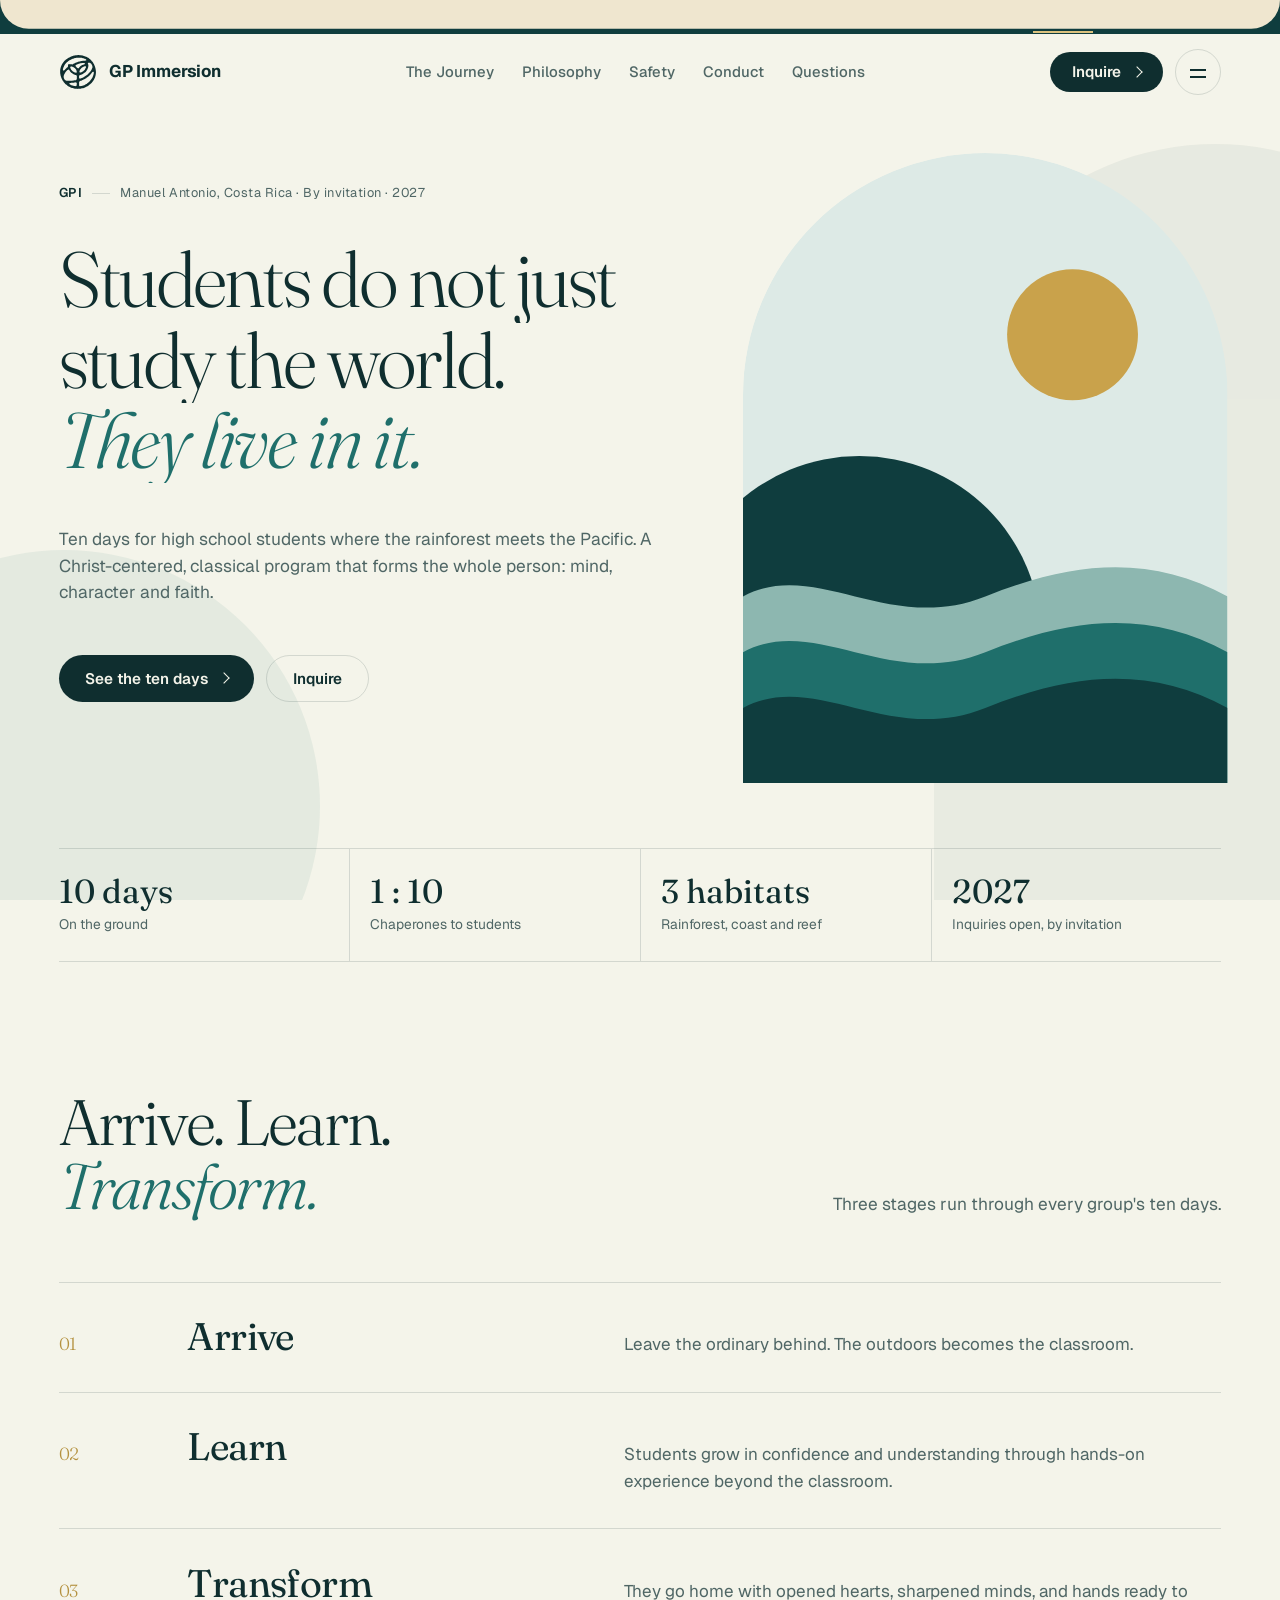
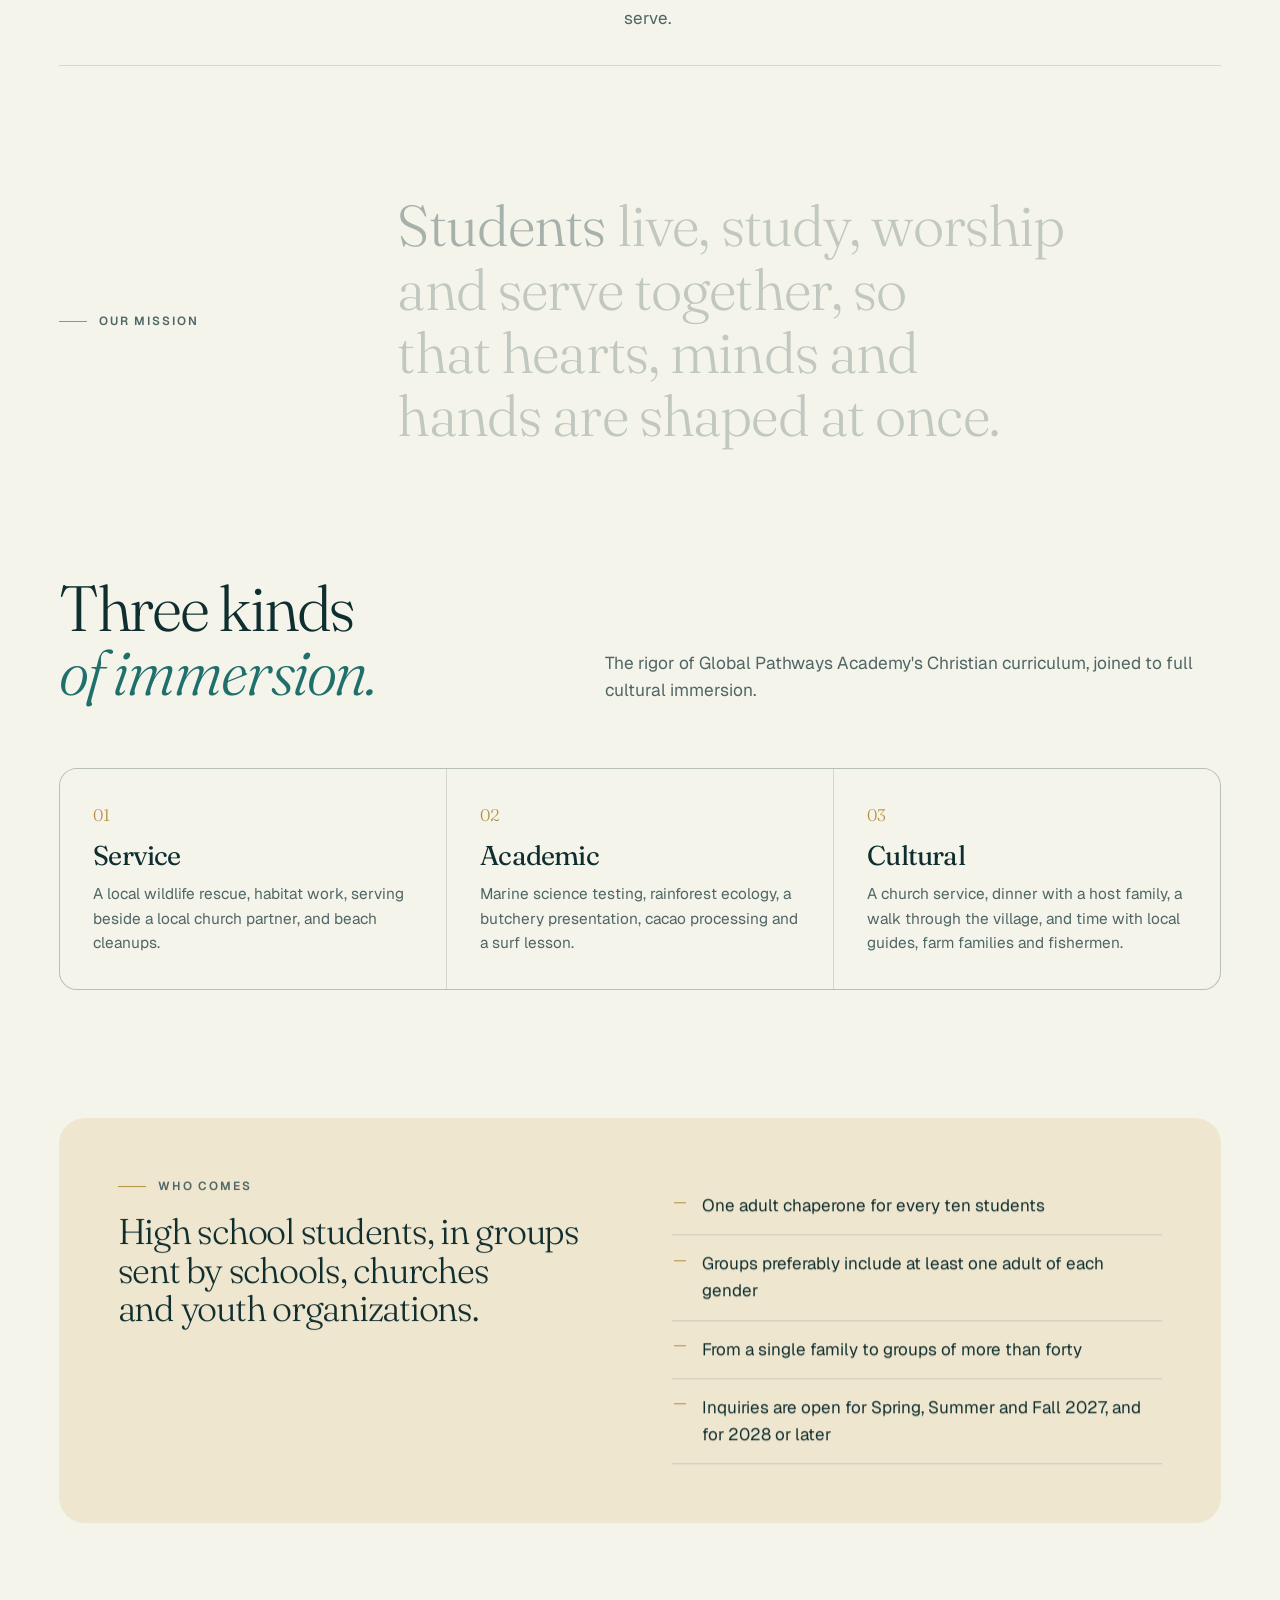
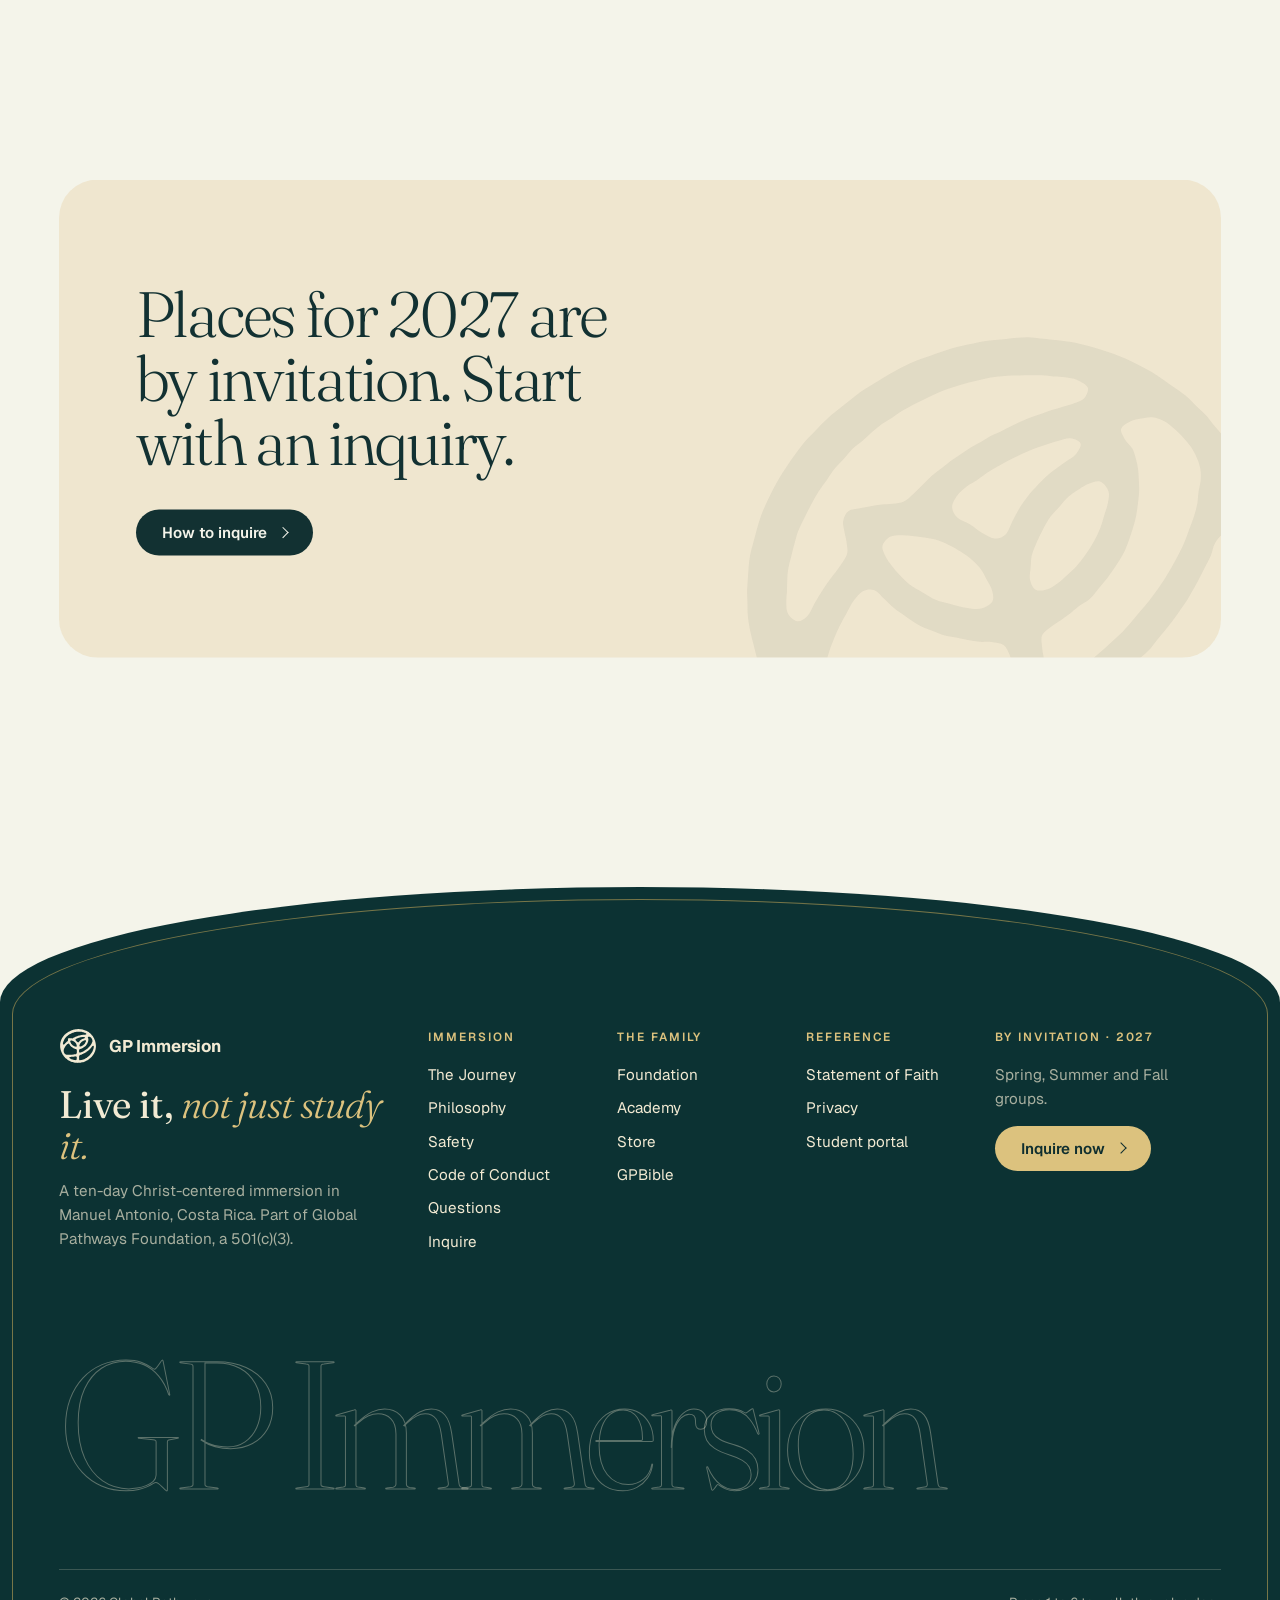
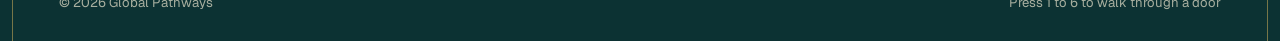
<file: immersion/index.html>
<!DOCTYPE html>
<html lang="en">
<head>
<meta charset="utf-8">
<meta name="viewport" content="width=device-width, initial-scale=1">
<title>GP Immersion</title>
<link rel="preconnect" href="https://fonts.googleapis.com">
<link rel="preconnect" href="https://fonts.gstatic.com" crossorigin>
<link href="https://fonts.googleapis.com/css2?family=Fraunces:ital,opsz,wght@0,9..144,300..600;1,9..144,300..600&family=Geist:wght@400;500;600;700&display=swap" rel="stylesheet">
<link rel="stylesheet" href="../styles.css">
<link rel="stylesheet" href="../academy/academy.css">
<link rel="stylesheet" href="immersion.css">
<script>(function(){var d=document.documentElement;if(!(window.matchMedia&&matchMedia("(prefers-reduced-motion: reduce)").matches)){d.classList.add("intro");setTimeout(function(){d.classList.remove("intro")},4500)}})()</script>
</head>
<body class="site-immersion">
<svg width="0" height="0" style="position:absolute" aria-hidden="true"><defs><clipPath id="archclip"><path d="M0 520V200A200 200 0 0 1 400 200V520Z"/></clipPath></defs><symbol id="art-home" viewBox="0 0 400 520"><g clip-path="url(#archclip)"><path d="M0 520V200A200 200 0 0 1 400 200V520Z" fill="#DDEAE6"/><circle cx="272" cy="150" r="54" fill="#C9A24B"/><circle cx="96" cy="400" r="150" fill="var(--ever)"/><path d="M0 366C60 334 120 398 200 366S340 334 400 366V520H0Z" fill="#8DB7B0"/><path d="M0 412C60 380 120 444 200 412S340 380 400 412V520H0Z" fill="var(--leaf)"/><path d="M0 458C60 426 120 490 200 458S340 426 400 458V520H0Z" fill="var(--ever)"/></g></symbol><symbol id="art-journey" viewBox="0 0 400 520"><g clip-path="url(#archclip)"><path d="M0 520V200A200 200 0 0 1 400 200V520Z" fill="#EFE6CF"/><path d="M70 470C70 380 330 400 330 310S70 250 70 170" fill="none" stroke="#8DB7B0" stroke-width="30" stroke-linecap="round"/><circle cx="70" cy="470" r="15" fill="var(--ever)"/><circle cx="196" cy="398" r="15" fill="var(--ever)"/><circle cx="330" cy="310" r="15" fill="var(--ever)"/><circle cx="200" cy="238" r="15" fill="var(--ever)"/><circle cx="70" cy="170" r="15" fill="#C9A24B"/></g></symbol><symbol id="art-philosophy" viewBox="0 0 400 520"><g clip-path="url(#archclip)"><path d="M0 520V200A200 200 0 0 1 400 200V520Z" fill="#DDEAE6"/><rect x="0" y="200" width="400" height="110" fill="var(--ever)"/><rect x="0" y="310" width="400" height="100" fill="#EFE6CF"/><rect x="0" y="410" width="400" height="110" fill="var(--leaf)"/><circle cx="200" cy="120" r="34" fill="#C9A24B"/></g></symbol><symbol id="art-safety" viewBox="0 0 400 520"><g clip-path="url(#archclip)"><path d="M0 520V200A200 200 0 0 1 400 200V520Z" fill="#EFE6CF"/><path d="M70 520V260A130 130 0 0 1 330 260V520Z" fill="var(--ever)"/><circle cx="160" cy="330" r="46" fill="#8DB7B0"/><circle cx="244" cy="330" r="46" fill="#EFE6CF"/><circle cx="202" cy="410" r="30" fill="#C9A24B"/></g></symbol><symbol id="art-conduct" viewBox="0 0 400 520"><g clip-path="url(#archclip)"><path d="M0 520V200A200 200 0 0 1 400 200V520Z" fill="#DDEAE6"/><rect x="96" y="150" width="208" height="290" rx="6" fill="#FBF7EA"/><rect x="124" y="190" width="152" height="12" rx="3" fill="var(--ever)"/><rect x="124" y="222" width="120" height="12" rx="3" fill="#8DB7B0"/><rect x="124" y="254" width="152" height="12" rx="3" fill="#8DB7B0"/><rect x="124" y="286" width="96" height="12" rx="3" fill="#8DB7B0"/><rect x="124" y="318" width="140" height="12" rx="3" fill="#8DB7B0"/><circle cx="262" cy="392" r="26" fill="#C9A24B"/></g></symbol><symbol id="art-faq" viewBox="0 0 400 520"><g clip-path="url(#archclip)"><path d="M0 520V200A200 200 0 0 1 400 200V520Z" fill="#EFE6CF"/><rect x="70" y="190" width="200" height="130" rx="18" fill="var(--ever)"/><path d="M110 320L110 362L152 320Z" fill="var(--ever)"/><rect x="150" y="300" width="190" height="120" rx="18" fill="#8DB7B0"/><circle cx="300" cy="130" r="26" fill="#C9A24B"/></g></symbol><symbol id="art-inquire" viewBox="0 0 400 520"><g clip-path="url(#archclip)"><path d="M0 520V200A200 200 0 0 1 400 200V520Z" fill="#DDEAE6"/><rect x="62" y="236" width="276" height="184" rx="4" fill="#EFE6CF"/><path d="M62 236L200 346L338 236Z" fill="var(--ever)"/><circle cx="200" cy="336" r="26" fill="#C9A24B"/></g></symbol><symbol id="gp-mark" viewBox="0 0 560 530"><path fill-rule="evenodd" d="M280.5 16.0C276.8 16.2 273.2 16.7 269.5 17.0C265.8 17.3 262.2 17.7 258.5 18.0C254.8 18.3 251.2 18.6 247.5 19.0C243.8 19.4 240.2 19.8 236.5 20.5C232.8 21.2 229.2 22.1 225.5 23.0C221.8 23.9 218.2 24.9 214.5 26.0C210.8 27.1 206.8 28.3 203.0 29.5C199.2 30.7 195.7 31.8 192.0 33.0C188.3 34.2 184.7 35.1 181.0 36.5C177.3 37.9 173.7 39.8 170.0 41.5C166.3 43.2 162.7 44.8 159.0 46.5C155.3 48.2 151.8 49.6 148.0 51.5C144.2 53.4 140.2 55.8 136.5 58.0C132.8 60.2 129.2 62.7 125.5 65.0C121.8 67.3 118.2 69.3 114.5 72.0C110.8 74.7 107.2 77.9 103.5 81.0C99.8 84.1 96.2 87.2 92.5 90.5C88.8 93.8 85.1 97.3 81.5 101.0C77.9 104.7 74.2 108.8 71.0 112.5C67.8 116.2 64.8 119.8 62.0 123.5C59.2 127.2 56.4 130.8 54.0 134.5C51.6 138.2 49.6 141.8 47.5 145.5C45.4 149.2 43.5 152.8 41.5 156.5C39.5 160.2 37.2 163.8 35.5 167.5C33.8 171.2 32.3 175.2 31.0 179.0C29.7 182.8 28.7 186.3 27.5 190.0C26.3 193.7 25.0 197.3 24.0 201.0C23.0 204.7 22.3 208.3 21.5 212.0C20.7 215.7 19.7 219.3 19.0 223.0C18.3 226.7 17.8 230.3 17.5 234.0C17.2 237.7 17.1 241.2 17.0 245.0C16.9 248.8 17.0 252.8 17.0 256.5C17.0 260.2 17.0 263.8 17.0 267.5C17.0 271.2 16.8 274.8 17.0 278.5C17.2 282.2 17.9 285.8 18.5 289.5C19.1 293.2 19.8 296.8 20.5 300.5C21.2 304.2 21.6 307.8 22.5 311.5C23.4 315.2 24.8 319.2 26.0 323.0C27.2 326.8 28.4 330.3 29.5 334.0C30.6 337.7 31.3 341.3 32.5 345.0C33.7 348.7 34.8 352.3 36.5 356.0C38.2 359.7 40.6 363.3 42.5 367.0C44.4 370.7 46.2 374.2 48.0 378.0C49.8 381.8 50.8 385.8 53.0 389.5C55.2 393.2 58.8 396.8 61.5 400.5C64.2 404.2 66.2 407.8 69.0 411.5C71.8 415.2 75.0 418.8 78.0 422.5C81.0 426.2 83.7 429.8 87.0 433.5C90.3 437.2 94.2 441.0 98.0 444.5C101.8 448.0 105.8 451.4 109.5 454.5C113.2 457.6 116.8 460.3 120.5 463.0C124.2 465.7 127.8 468.1 131.5 470.5C135.2 472.9 138.8 475.2 142.5 477.5C146.2 479.8 149.8 482.1 153.5 484.0C157.2 485.9 160.8 487.2 164.5 489.0C168.2 490.8 171.8 492.8 175.5 494.5C179.2 496.2 183.2 497.7 187.0 499.0C190.8 500.3 194.3 501.5 198.0 502.5C201.7 503.5 205.3 504.2 209.0 505.0C212.7 505.8 216.3 506.7 220.0 507.5C223.7 508.3 227.3 509.2 231.0 510.0C234.7 510.8 238.2 511.5 242.0 512.0C245.8 512.5 249.8 512.8 253.5 513.0C257.2 513.2 260.8 513.2 264.5 513.5C268.2 513.8 271.8 514.5 275.5 514.5C279.2 514.5 282.8 513.8 286.5 513.5C290.2 513.2 293.8 513.2 297.5 513.0C301.2 512.8 304.8 512.4 308.5 512.0C312.2 511.6 316.2 511.2 320.0 510.5C323.8 509.8 327.3 508.8 331.0 508.0C334.7 507.2 338.3 506.3 342.0 505.5C345.7 504.7 349.3 504.0 353.0 503.0C356.7 502.0 360.3 500.8 364.0 499.5C367.7 498.2 371.2 497.0 375.0 495.5C378.8 494.0 382.8 492.1 386.5 490.5C390.2 488.9 393.8 487.8 397.5 486.0C401.2 484.2 404.8 482.1 408.5 480.0C412.2 477.9 415.8 475.7 419.5 473.5C423.2 471.3 426.8 469.5 430.5 467.0C434.2 464.5 437.8 461.2 441.5 458.5C445.2 455.8 448.8 453.9 452.5 451.0C456.2 448.1 460.2 444.4 464.0 441.0C467.8 437.6 471.4 434.1 475.0 430.5C478.6 426.9 482.2 423.2 485.5 419.5C488.8 415.8 492.2 412.2 495.0 408.5C497.8 404.8 500.0 401.2 502.5 397.5C505.0 393.8 507.7 390.2 510.0 386.5C512.3 382.8 514.6 378.8 516.5 375.0C518.4 371.2 519.7 367.7 521.5 364.0C523.3 360.3 525.8 356.7 527.5 353.0C529.2 349.3 530.8 345.7 532.0 342.0C533.2 338.3 533.6 334.7 534.5 331.0C535.4 327.3 536.5 323.8 537.5 320.0C538.5 316.2 539.8 312.2 540.5 308.5C541.2 304.8 541.5 301.2 542.0 297.5C542.5 293.8 543.1 290.2 543.5 286.5C543.9 282.8 544.3 279.2 544.5 275.5C544.7 271.8 544.7 268.2 544.5 264.5C544.3 260.8 543.8 257.2 543.5 253.5C543.2 249.8 542.9 245.8 542.5 242.0C542.1 238.2 541.6 234.7 541.0 231.0C540.4 227.3 539.8 223.7 539.0 220.0C538.2 216.3 537.4 212.7 536.5 209.0C535.6 205.3 534.4 201.7 533.5 198.0C532.6 194.3 532.2 190.7 531.0 187.0C529.8 183.3 528.0 179.8 526.5 176.0C525.0 172.2 523.7 168.2 522.0 164.5C520.3 160.8 518.2 157.2 516.5 153.5C514.8 149.8 513.5 146.2 511.5 142.5C509.5 138.8 506.8 135.2 504.5 131.5C502.2 127.8 500.6 124.2 498.0 120.5C495.4 116.8 492.2 113.2 489.0 109.5C485.8 105.8 482.3 101.8 479.0 98.0C475.7 94.2 472.5 90.5 469.0 87.0C465.5 83.5 461.7 80.2 458.0 77.0C454.3 73.8 450.7 70.8 447.0 68.0C443.3 65.2 439.7 62.5 436.0 60.0C432.3 57.5 428.8 55.2 425.0 53.0C421.2 50.8 417.2 48.6 413.5 46.5C409.8 44.4 406.2 42.2 402.5 40.5C398.8 38.8 395.2 37.4 391.5 36.0C387.8 34.6 384.2 33.3 380.5 32.0C376.8 30.7 373.2 29.3 369.5 28.0C365.8 26.7 362.2 25.1 358.5 24.0C354.8 22.9 350.8 22.2 347.0 21.5C343.2 20.8 339.7 20.5 336.0 20.0C332.3 19.5 328.7 19.0 325.0 18.5C321.3 18.0 317.7 17.3 314.0 17.0C310.3 16.7 306.7 16.7 303.0 16.5C299.3 16.3 295.8 16.1 292.0 16.0C288.2 15.9 284.2 15.8 280.5 16.0ZM241.5 418.5C245.2 418.2 249.2 417.0 252.5 418.5C255.8 420.0 259.4 424.1 261.0 427.5C262.6 430.9 262.0 435.2 262.0 439.0C262.0 442.8 261.3 446.3 261.0 450.0C260.7 453.7 261.2 457.2 260.0 461.0C258.8 464.8 256.8 470.2 254.0 472.5C251.2 474.8 246.7 474.4 243.0 474.5C239.3 474.6 235.8 473.6 232.0 473.0C228.2 472.4 224.2 471.8 220.5 471.0C216.8 470.2 213.2 469.4 209.5 468.5C205.8 467.6 202.2 466.8 198.5 465.5C194.8 464.2 190.8 462.6 187.0 461.0C183.2 459.4 179.7 457.7 176.0 456.0C172.3 454.3 168.7 453.2 165.0 451.0C161.3 448.8 156.2 446.2 154.0 443.0C151.8 439.8 150.5 434.8 152.0 432.0C153.5 429.2 159.2 427.6 163.0 426.5C166.8 425.4 170.8 425.8 174.5 425.5C178.2 425.2 181.8 424.8 185.5 424.5C189.2 424.2 192.8 423.7 196.5 423.5C200.2 423.3 204.2 423.8 208.0 423.5C211.8 423.2 215.3 422.5 219.0 422.0C222.7 421.5 226.2 421.1 230.0 420.5C233.8 419.9 237.8 418.8 241.5 418.5ZM501.0 261.5C504.7 261.2 509.5 263.8 511.5 266.5C513.5 269.2 512.9 273.8 513.0 277.5C513.1 281.2 512.5 284.8 512.0 288.5C511.5 292.2 510.8 295.8 510.0 299.5C509.2 303.2 508.2 306.8 507.0 310.5C505.8 314.2 504.3 317.8 503.0 321.5C501.7 325.2 500.4 328.8 499.0 332.5C497.6 336.2 496.4 339.8 494.5 343.5C492.6 347.2 489.8 351.2 487.5 355.0C485.2 358.8 483.3 362.3 481.0 366.0C478.7 369.7 476.2 373.3 473.5 377.0C470.8 380.7 468.0 384.3 465.0 388.0C462.0 391.7 458.9 395.3 455.5 399.0C452.1 402.7 448.2 406.6 444.5 410.0C440.8 413.4 437.2 416.4 433.5 419.5C429.8 422.6 426.2 425.7 422.5 428.5C418.8 431.3 415.2 434.0 411.5 436.5C407.8 439.0 403.8 441.2 400.0 443.5C396.2 445.8 392.7 448.1 389.0 450.0C385.3 451.9 381.7 453.3 378.0 455.0C374.3 456.7 370.7 458.4 367.0 460.0C363.3 461.6 359.7 463.2 356.0 464.5C352.3 465.8 348.7 467.0 345.0 468.0C341.3 469.0 337.7 469.7 334.0 470.5C330.3 471.3 326.8 472.3 323.0 473.0C319.2 473.7 315.2 474.9 311.5 474.5C307.8 474.1 303.0 473.0 300.5 470.5C298.0 468.0 297.2 463.2 296.5 459.5C295.8 455.8 296.5 452.2 296.5 448.5C296.5 444.8 296.5 441.2 296.5 437.5C296.5 433.8 296.5 430.2 296.5 426.5C296.5 422.8 295.7 419.2 296.5 415.5C297.3 411.8 298.8 407.6 301.5 404.5C304.2 401.4 308.8 398.9 312.5 397.0C316.2 395.1 320.2 394.3 324.0 393.0C327.8 391.7 331.3 390.5 335.0 389.0C338.7 387.5 342.3 385.8 346.0 384.0C349.7 382.2 353.3 380.2 357.0 378.5C360.7 376.8 364.3 375.3 368.0 373.5C371.7 371.7 375.3 369.5 379.0 367.5C382.7 365.5 386.3 363.5 390.0 361.5C393.7 359.5 397.3 357.9 401.0 355.5C404.7 353.1 408.2 349.8 412.0 347.0C415.8 344.2 419.8 341.4 423.5 338.5C427.2 335.6 430.8 332.6 434.5 329.5C438.2 326.4 442.2 323.0 445.5 320.0C448.8 317.0 451.0 314.6 454.0 311.5C457.0 308.4 460.3 305.0 463.5 301.5C466.7 298.0 469.8 294.2 473.0 290.5C476.2 286.8 479.8 283.2 482.5 279.5C485.2 275.8 486.4 271.5 489.5 268.5C492.6 265.5 497.3 261.8 501.0 261.5ZM136.5 230.0C140.2 229.2 144.4 229.8 147.5 232.0C150.6 234.2 152.6 239.3 155.0 243.0C157.4 246.7 159.2 250.3 162.0 254.0C164.8 257.7 168.2 261.3 171.5 265.0C174.8 268.7 177.9 272.7 181.5 276.0C185.1 279.3 189.2 282.2 193.0 285.0C196.8 287.8 200.3 290.4 204.0 292.5C207.7 294.6 211.3 295.8 215.0 297.5C218.7 299.2 222.3 301.3 226.0 303.0C229.7 304.7 233.2 306.2 237.0 307.5C240.8 308.8 244.8 309.0 248.5 310.5C252.2 312.0 257.1 313.7 259.5 316.5C261.9 319.3 262.4 323.8 263.0 327.5C263.6 331.2 263.0 334.8 263.0 338.5C263.0 342.2 263.0 345.8 263.0 349.5C263.0 353.2 263.3 357.2 263.0 361.0C262.7 364.8 262.7 368.5 261.0 372.0C259.3 375.5 256.2 379.8 253.0 382.0C249.8 384.2 245.7 384.1 242.0 385.0C238.3 385.9 234.8 386.8 231.0 387.5C227.2 388.2 223.2 388.9 219.5 389.5C215.8 390.1 212.2 390.5 208.5 391.0C204.8 391.5 201.2 392.1 197.5 392.5C193.8 392.9 190.2 393.2 186.5 393.5C182.8 393.8 179.2 394.2 175.5 394.5C171.8 394.8 168.2 394.9 164.5 395.0C160.8 395.1 156.8 395.0 153.0 395.0C149.2 395.0 145.7 395.2 142.0 395.0C138.3 394.8 134.7 394.2 131.0 394.0C127.3 393.8 123.7 393.8 120.0 393.5C116.3 393.2 112.8 393.1 109.0 392.5C105.2 391.9 101.1 391.9 97.5 390.0C93.9 388.1 90.4 384.3 87.5 381.0C84.6 377.7 82.2 373.7 80.0 370.0C77.8 366.3 76.1 362.7 74.5 359.0C72.9 355.3 71.4 351.8 70.5 348.0C69.6 344.2 69.2 340.2 69.0 336.5C68.8 332.8 68.8 329.2 69.5 325.5C70.2 321.8 71.8 318.2 73.0 314.5C74.2 310.8 75.5 307.2 77.0 303.5C78.5 299.8 80.1 296.2 82.0 292.5C83.9 288.8 86.2 284.8 88.5 281.0C90.8 277.2 93.3 273.7 96.0 270.0C98.7 266.3 101.4 262.7 104.5 259.0C107.6 255.3 111.1 251.7 114.5 248.0C117.9 244.3 121.3 240.0 125.0 237.0C128.7 234.0 132.8 230.8 136.5 230.0ZM175.5 184.0C178.9 183.0 182.8 184.2 186.5 185.0C190.2 185.8 193.8 187.2 197.5 188.5C201.2 189.8 204.8 191.4 208.5 193.0C212.2 194.6 215.8 195.8 219.5 198.0C223.2 200.2 226.9 203.0 230.5 206.0C234.1 209.0 237.8 212.5 241.0 216.0C244.2 219.5 247.5 223.3 250.0 227.0C252.5 230.7 254.5 234.3 256.0 238.0C257.5 241.7 258.1 245.3 259.0 249.0C259.9 252.7 261.4 256.3 261.5 260.0C261.6 263.7 261.7 268.4 259.5 271.0C257.3 273.6 252.2 275.1 248.5 275.5C244.8 275.9 241.2 274.7 237.5 273.5C233.8 272.3 230.2 270.3 226.5 268.5C222.8 266.7 219.2 264.6 215.5 262.5C211.8 260.4 208.2 258.8 204.5 256.0C200.8 253.2 197.1 249.0 193.5 245.5C189.9 242.0 185.9 238.6 183.0 235.0C180.1 231.4 178.1 227.7 176.0 224.0C173.9 220.3 172.1 216.7 170.5 213.0C168.9 209.3 167.2 205.7 166.5 202.0C165.8 198.3 164.5 194.0 166.0 191.0C167.5 188.0 172.1 185.0 175.5 184.0ZM382.0 180.5C385.8 180.2 390.2 179.5 393.0 181.5C395.8 183.5 398.2 188.8 398.5 192.5C398.8 196.2 396.7 200.2 395.0 204.0C393.3 207.8 390.8 211.2 388.5 215.0C386.2 218.8 384.2 222.7 381.5 226.5C378.8 230.3 375.4 234.3 372.0 238.0C368.6 241.7 364.8 245.2 361.0 248.5C357.2 251.8 353.3 254.9 349.5 257.5C345.7 260.1 341.8 262.0 338.0 264.0C334.2 266.0 330.8 268.0 327.0 269.5C323.2 271.0 319.3 272.8 315.5 273.0C311.7 273.2 306.4 272.8 304.0 270.5C301.6 268.2 300.9 263.2 301.0 259.5C301.1 255.8 303.2 251.8 304.5 248.0C305.8 244.2 306.6 240.2 308.5 236.5C310.4 232.8 313.2 229.2 316.0 225.5C318.8 221.8 322.1 217.8 325.5 214.0C328.9 210.2 332.8 206.1 336.5 203.0C340.2 199.9 343.8 198.0 347.5 195.5C351.2 193.0 355.2 190.0 359.0 188.0C362.8 186.0 366.7 184.8 370.5 183.5C374.3 182.2 378.2 180.8 382.0 180.5ZM363.5 131.5C367.2 131.5 371.2 130.7 374.5 132.0C377.8 133.3 382.8 136.7 383.0 139.5C383.2 142.3 378.6 146.7 375.5 149.0C372.4 151.3 368.2 152.0 364.5 153.5C360.8 155.0 356.8 156.4 353.0 158.0C349.2 159.6 345.8 161.0 342.0 163.0C338.2 165.0 334.2 167.6 330.5 170.0C326.8 172.4 323.2 174.6 319.5 177.5C315.8 180.4 311.6 184.0 308.0 187.5C304.4 191.0 301.2 194.8 298.0 198.5C294.8 202.2 292.0 207.4 288.5 209.5C285.0 211.6 280.8 212.2 277.0 211.0C273.2 209.8 269.5 205.8 266.0 202.5C262.5 199.2 259.4 194.5 256.0 191.0C252.6 187.5 247.7 185.0 245.5 181.5C243.3 178.0 242.1 173.6 243.0 170.0C243.9 166.4 247.8 162.8 251.0 160.0C254.2 157.2 258.8 155.2 262.5 153.5C266.2 151.8 269.8 151.3 273.5 150.0C277.2 148.7 280.8 146.8 284.5 145.5C288.2 144.2 292.2 143.1 296.0 142.0C299.8 140.9 303.2 139.9 307.0 139.0C310.8 138.1 314.8 137.2 318.5 136.5C322.2 135.8 325.8 135.1 329.5 134.5C333.2 133.9 337.2 133.4 341.0 133.0C344.8 132.6 348.2 132.2 352.0 132.0C355.8 131.8 359.8 131.5 363.5 131.5ZM437.0 130.0C440.7 129.2 444.3 129.8 448.0 130.0C451.7 130.2 455.3 130.1 459.0 131.5C462.7 132.9 466.8 135.5 470.0 138.5C473.2 141.5 476.0 145.8 478.5 149.5C481.0 153.2 483.1 156.8 485.0 160.5C486.9 164.2 488.8 167.8 490.0 171.5C491.2 175.2 492.0 178.8 492.5 182.5C493.0 186.2 493.3 189.8 493.0 193.5C492.7 197.2 491.8 200.8 490.5 204.5C489.2 208.2 487.0 211.8 485.5 215.5C484.0 219.2 483.2 222.8 481.5 226.5C479.8 230.2 477.8 233.8 475.5 237.5C473.2 241.2 470.5 244.8 468.0 248.5C465.5 252.2 463.2 255.8 460.5 259.5C457.8 263.2 454.7 266.8 451.5 270.5C448.3 274.2 444.6 278.2 441.5 281.5C438.4 284.8 436.2 286.9 433.0 290.0C429.8 293.1 425.7 296.8 422.0 300.0C418.3 303.2 414.7 306.2 411.0 309.0C407.3 311.8 403.7 314.3 400.0 317.0C396.3 319.7 392.7 322.4 389.0 325.0C385.3 327.6 381.7 330.2 378.0 332.5C374.3 334.8 370.7 336.5 367.0 338.5C363.3 340.5 359.7 342.6 356.0 344.5C352.3 346.4 348.7 348.2 345.0 350.0C341.3 351.8 337.7 353.5 334.0 355.0C330.3 356.5 326.7 357.8 323.0 359.0C319.3 360.2 315.7 362.3 312.0 362.5C308.3 362.7 303.7 362.2 301.0 360.0C298.3 357.8 296.9 352.7 296.0 349.0C295.1 345.3 295.4 341.7 295.5 338.0C295.6 334.3 295.8 330.7 296.5 327.0C297.2 323.3 297.2 318.8 299.5 316.0C301.8 313.2 306.8 311.7 310.5 310.0C314.2 308.3 317.8 307.4 321.5 306.0C325.2 304.6 328.8 303.1 332.5 301.5C336.2 299.9 339.8 298.0 343.5 296.5C347.2 295.0 350.8 294.5 354.5 292.5C358.2 290.5 361.8 287.2 365.5 284.5C369.2 281.8 372.8 279.4 376.5 276.5C380.2 273.6 383.8 270.4 387.5 267.0C391.2 263.6 395.3 259.7 398.5 256.0C401.7 252.3 404.0 248.7 406.5 245.0C409.0 241.3 411.3 237.7 413.5 234.0C415.7 230.3 417.8 226.7 419.5 223.0C421.2 219.3 422.6 215.7 424.0 212.0C425.4 208.3 426.9 204.7 428.0 201.0C429.1 197.3 429.8 193.7 430.5 190.0C431.2 186.3 432.1 182.7 432.5 179.0C432.9 175.3 433.1 171.7 433.0 168.0C432.9 164.3 433.0 160.7 432.0 157.0C431.0 153.3 428.0 149.7 427.0 146.0C426.0 142.3 424.3 137.7 426.0 135.0C427.7 132.3 433.3 130.8 437.0 130.0ZM273.0 54.0C276.8 53.8 280.3 53.6 284.0 53.5C287.7 53.4 291.3 53.5 295.0 53.5C298.7 53.5 302.2 53.3 306.0 53.5C309.8 53.7 313.8 54.1 317.5 54.5C321.2 54.9 324.8 55.3 328.5 56.0C332.2 56.7 335.8 57.7 339.5 58.5C343.2 59.3 346.8 60.1 350.5 61.0C354.2 61.9 358.2 62.8 362.0 64.0C365.8 65.2 369.3 66.8 373.0 68.0C376.7 69.2 380.3 70.0 384.0 71.5C387.7 73.0 391.8 74.4 395.0 77.0C398.2 79.6 403.1 83.8 403.5 87.0C403.9 90.2 400.3 94.5 397.5 96.5C394.7 98.5 390.2 98.5 386.5 99.0C382.8 99.5 379.2 99.3 375.5 99.5C371.8 99.7 367.8 99.8 364.0 100.0C360.2 100.2 356.7 100.7 353.0 101.0C349.3 101.3 345.7 101.6 342.0 102.0C338.3 102.4 334.8 102.8 331.0 103.5C327.2 104.2 323.2 105.2 319.5 106.0C315.8 106.8 312.2 107.8 308.5 108.5C304.8 109.2 301.2 109.6 297.5 110.5C293.8 111.4 290.2 112.9 286.5 114.0C282.8 115.1 278.8 115.8 275.0 117.0C271.2 118.2 267.7 119.7 264.0 121.0C260.3 122.3 256.7 123.5 253.0 125.0C249.3 126.5 245.8 128.3 242.0 130.0C238.2 131.7 234.2 133.1 230.5 135.0C226.8 136.9 223.2 139.3 219.5 141.5C215.8 143.7 212.2 146.1 208.5 148.0C204.8 149.9 201.2 152.2 197.5 153.0C193.8 153.8 189.8 152.9 186.0 152.5C182.2 152.1 178.7 151.0 175.0 150.5C171.3 150.0 167.7 149.8 164.0 149.5C160.3 149.2 156.8 149.1 153.0 149.0C149.2 148.9 144.7 147.7 141.5 149.0C138.3 150.3 135.5 153.8 134.0 157.0C132.5 160.2 132.8 164.3 132.5 168.0C132.2 171.7 132.5 175.2 132.0 179.0C131.5 182.8 131.6 186.9 129.5 190.5C127.4 194.1 123.0 197.3 119.5 200.5C116.0 203.7 112.2 206.4 108.5 209.5C104.8 212.6 101.2 215.6 97.5 219.0C93.8 222.4 90.1 226.3 86.5 230.0C82.9 233.7 79.6 238.8 76.0 241.0C72.4 243.2 68.0 244.7 65.0 243.5C62.0 242.3 59.0 237.5 58.0 234.0C57.0 230.5 58.2 226.2 59.0 222.5C59.8 218.8 61.4 215.2 62.5 211.5C63.6 207.8 64.3 204.2 65.5 200.5C66.7 196.8 67.8 193.2 69.5 189.5C71.2 185.8 73.5 181.8 75.5 178.0C77.5 174.2 79.4 170.7 81.5 167.0C83.6 163.3 85.4 159.7 88.0 156.0C90.6 152.3 93.9 148.7 97.0 145.0C100.1 141.3 103.2 137.7 106.5 134.0C109.8 130.3 113.4 126.4 117.0 123.0C120.6 119.6 124.3 116.7 128.0 113.5C131.7 110.3 135.2 106.8 139.0 104.0C142.8 101.2 146.8 99.0 150.5 96.5C154.2 94.0 157.8 91.1 161.5 89.0C165.2 86.9 168.8 85.8 172.5 84.0C176.2 82.2 179.8 79.9 183.5 78.0C187.2 76.1 191.2 74.0 195.0 72.5C198.8 71.0 202.3 70.2 206.0 69.0C209.7 67.8 213.3 66.2 217.0 65.0C220.7 63.8 224.2 62.9 228.0 62.0C231.8 61.1 235.8 60.3 239.5 59.5C243.2 58.7 246.8 57.8 250.5 57.0C254.2 56.2 257.8 55.5 261.5 55.0C265.2 54.5 269.2 54.2 273.0 54.0Z"/></symbol></svg>
<div class="bgp" id="bgp" aria-hidden="true"></div>
<header class="hdr" id="hdr">
  <div class="eco"><div class="wrap eco__in"><span>The Global Pathways family</span><nav aria-label="Global Pathways sites"><a href="../index.html">Foundation</a><a href="../academy/index.html">Academy</a><a class="is-here" href="index.html">Immersion</a><a href="https://store.globalpathways.org/" target="_blank" rel="noopener">Store</a><a href="https://gpbible.org" target="_blank" rel="noopener">GPBible</a></nav></div></div>
  <div class="wrap hdr__in">
    <a class="brand" href="#home" data-go="home" aria-label="GP Immersion, home"><svg><use href="#gp-mark"/></svg><span>GP Immersion</span></a>
    <nav class="nav" aria-label="Primary"><a href="#journey" data-go="journey">The Journey</a><a href="#philosophy" data-go="philosophy">Philosophy</a><a href="#safety" data-go="safety">Safety</a><a href="#conduct" data-go="conduct">Conduct</a><a href="#faq" data-go="faq">Questions</a></nav>
    <div class="hdr__cta"><a class="btn btn--ink" href="#inquire" data-go="inquire">Inquire <i></i></a><button class="burger" id="burger" aria-label="Open all doors" aria-expanded="false"><span></span><span></span></button></div>
  </div>
</header>
<div class="sheet" id="sheet">
  <div class="hall__head"><p class="eyebrow">All doors</p><a class="link" href="#home" data-go="home">Back to the entrance</a></div>
  <nav class="hall hall--7" aria-label="All pages"><a class="hall__door" href="#journey" data-go="journey" style="--i:0"><svg viewBox="0 0 400 520" aria-hidden="true"><use href="#art-journey"/></svg><span><small>01</small>The Journey</span></a><a class="hall__door" href="#philosophy" data-go="philosophy" style="--i:1"><svg viewBox="0 0 400 520" aria-hidden="true"><use href="#art-philosophy"/></svg><span><small>02</small>Philosophy</span></a><a class="hall__door" href="#safety" data-go="safety" style="--i:2"><svg viewBox="0 0 400 520" aria-hidden="true"><use href="#art-safety"/></svg><span><small>03</small>Safety</span></a><a class="hall__door" href="#conduct" data-go="conduct" style="--i:3"><svg viewBox="0 0 400 520" aria-hidden="true"><use href="#art-conduct"/></svg><span><small>04</small>Conduct</span></a><a class="hall__door" href="#faq" data-go="faq" style="--i:4"><svg viewBox="0 0 400 520" aria-hidden="true"><use href="#art-faq"/></svg><span><small>05</small>Questions</span></a><a class="hall__door" href="#inquire" data-go="inquire" style="--i:5"><svg viewBox="0 0 400 520" aria-hidden="true"><use href="#art-inquire"/></svg><span><small>06</small>Inquire</span></a></nav>
  <p class="hall__foot">GP Immersion · Manuel Antonio, Costa Rica · By invitation, 2027</p>
</div>
<div class="veil" id="veil" aria-hidden="true"><div class="veil__in"><svg id="veilSvg" viewBox="0 0 560 530"><use id="veilUse" href="#gp-mark"/></svg><small id="veilNo">Costa Rica</small><b id="veilName">GP Immersion</b></div></div>
<div class="cur" id="cur" aria-hidden="true"><span></span></div>
<button class="badge" id="badge" aria-label="Back to top"><svg class="badge__ring" viewBox="0 0 60 60"><circle cx="30" cy="30" r="27"/><circle class="p" id="prog" cx="30" cy="30" r="27"/></svg><svg class="badge__mk" viewBox="0 0 560 530"><use href="#gp-mark"/></svg></button>

<main id="main">
<article class="view is-active" data-view="home" data-title="GP Immersion">
  <section class="hero hero--sub hero--art hero--tall"><div class="wrap hero__grid"><p class="crumb"><b>GPI</b><span></span>Manuel Antonio, Costa Rica · By invitation · 2027</p><h1 class="d1" data-split>Students do not just study the world.<br><em>They live in it.</em></h1><p class="lede" data-rise>Ten days for high school students where the rainforest meets the Pacific. A Christ-centered, classical program that forms the whole person: mind, character and faith.</p><div class="hero__cta" data-rise><a class="btn btn--ink" href="#journey" data-go="journey">See the ten days <i></i></a><a class="btn btn--line" href="#inquire" data-go="inquire">Inquire</a></div></div><figure class="hero__art"><svg class="art" viewBox="0 0 400 520" role="img" aria-label="A sun over a green hill and three bands of waves"><use href="#art-home"/></svg></figure></section>
  <section class="blk" style="padding-top:20px"><div class="wrap"><div class="facts">
    <div><b>10 days</b><span>On the ground</span></div><div><b>1 : 10</b><span>Chaperones to students</span></div><div><b>3 habitats</b><span>Rainforest, coast and reef</span></div><div><b>2027</b><span>Inquiries open, by invitation</span></div>
  </div></div></section>
  <section class="blk" style="padding-top:0"><div class="wrap">
    <div class="head"><h2 class="d2">Arrive. Learn.<br><em>Transform.</em></h2><p class="lede">Three stages run through every group's ten days.</p></div>
    <div class="rows">
      <div class="row"><span class="num">01</span><h3>Arrive</h3><p>Leave the ordinary behind. The outdoors becomes the classroom.</p></div>
      <div class="row"><span class="num">02</span><h3>Learn</h3><p>Students grow in confidence and understanding through hands-on experience beyond the classroom.</p></div>
      <div class="row"><span class="num">03</span><h3>Transform</h3><p>They go home with opened hearts, sharpened minds, and hands ready to serve.</p></div>
    </div>
  </div></section>
  <section class="blk" style="padding-top:0"><div class="wrap split2"><p class="eyebrow">Our mission</p><p class="manifesto wide" data-words>Students live, study, worship and serve together, so that hearts, minds and hands are shaped at once.</p></div></section>
  <section class="blk" style="padding-top:0"><div class="wrap">
    <div class="head"><h2 class="d2">Three kinds<br><em>of immersion.</em></h2><p class="lede">The rigor of Global Pathways Academy's Christian curriculum, joined to full cultural immersion.</p></div>
    <div class="cards"><div class="card"><span class="num">01</span><h3>Service</h3><p>A local wildlife rescue, habitat work, serving beside a local church partner, and beach cleanups.</p></div><div class="card"><span class="num">02</span><h3>Academic</h3><p>Marine science testing, rainforest ecology, a butchery presentation, cacao processing and a surf lesson.</p></div><div class="card"><span class="num">03</span><h3>Cultural</h3><p>A church service, dinner with a host family, a walk through the village, and time with local guides, farm families and fishermen.</p></div></div>
  </div></section>
  <section class="blk" style="padding-top:0"><div class="wrap"><div class="panel panel--cream cols">
    <div style="display:grid;gap:16px;align-content:start"><p class="eyebrow">Who comes</p><h2 class="d3">High school students, in groups sent by schools, churches and youth organizations.</h2></div>
    <ul class="ticks"><li>One adult chaperone for every ten students</li><li>Groups preferably include at least one adult of each gender</li><li>From a single family to groups of more than forty</li><li>Inquiries are open for Spring, Summer and Fall 2027, and for 2028 or later</li></ul>
  </div></div></section>
  <section class="blk"><div class="wrap"><div class="band"><svg class="mk" viewBox="0 0 560 530" aria-hidden="true"><use href="#gp-mark"/></svg><h2 class="d2" style="max-width:17ch">Places for 2027 are by invitation. Start with an inquiry.</h2><div class="hero__cta"><a class="btn btn--ink" href="#inquire" data-go="inquire">How to inquire <i></i></a></div></div></div></section>
</article>

<article class="view" data-view="journey" data-title="The Journey">
  <section class="hero hero--sub hero--art hero--tall"><div class="wrap hero__grid"><p class="crumb"><b>01</b><span></span>The ten-day journey</p><h1 class="d1" data-split>Ten days,<br><em>one at a time.</em></h1><p class="lede" data-rise>Every activity belongs to one or more of the program's themes. Step through the days, or pick a theme to see where it falls.</p></div><figure class="hero__art"><svg class="art" viewBox="0 0 400 520" role="img" aria-label="A winding path with five markers, the last one gold"><use href="#art-journey"/></svg></figure></section>
  <section class="blk" style="padding-top:20px"><div class="wrap">
    <div class="filter" id="cats" aria-label="Highlight a theme"><button class="fbtn" aria-pressed="true" data-c="">All ten days</button><button class="fbtn" aria-pressed="false" data-c="faith">Faith</button><button class="fbtn" aria-pressed="false" data-c="service">Service</button><button class="fbtn" aria-pressed="false" data-c="leadership">Leadership</button><button class="fbtn" aria-pressed="false" data-c="farm">Farm-to-Table</button><button class="fbtn" aria-pressed="false" data-c="science">Science</button><button class="fbtn" aria-pressed="false" data-c="adventure">Adventure</button><button class="fbtn" aria-pressed="false" data-c="culture">Culture and Spanish</button></div>
    <p class="muted" id="catsay" style="min-height:1.7em;margin:-10px 0 26px">Choose a theme to light up its days.</p>
    <div class="jr" data-journey>
      <div class="jr__sky" aria-hidden="true"><svg viewBox="0 0 1000 150" preserveAspectRatio="none"><path d="M40 140Q500 -70 960 140" fill="none" stroke="rgba(15,61,62,.16)" stroke-width="1.5" stroke-dasharray="3 7" vector-effect="non-scaling-stroke"/></svg><i class="jr__sun" id="sun"></i></div>
      <div class="jr__days" role="tablist" aria-label="Days of the program"><button class="jday is-on" role="tab" aria-selected="true" data-d="0" data-c="" aria-label="Day 1: Arrival and Orientation"><span class="num">01</span></button><button class="jday" role="tab" aria-selected="false" data-d="1" data-c="culture" aria-label="Day 2: History and Culture"><span class="num">02</span></button><button class="jday" role="tab" aria-selected="false" data-d="2" data-c="farm" aria-label="Day 3: Farm Immersion"><span class="num">03</span></button><button class="jday" role="tab" aria-selected="false" data-d="3" data-c="faith" aria-label="Day 4: Church and Health"><span class="num">04</span></button><button class="jday" role="tab" aria-selected="false" data-d="4" data-c="science adventure" aria-label="Day 5: Science and Adventure"><span class="num">05</span></button><button class="jday" role="tab" aria-selected="false" data-d="5" data-c="adventure science service" aria-label="Day 6: Adventure, Science and Service"><span class="num">06</span></button><button class="jday" role="tab" aria-selected="false" data-d="6" data-c="leadership science adventure" aria-label="Day 7: Leadership, Science and Adventure"><span class="num">07</span></button><button class="jday" role="tab" aria-selected="false" data-d="7" data-c="farm" aria-label="Day 8: Farm-to-Table"><span class="num">08</span></button><button class="jday" role="tab" aria-selected="false" data-d="8" data-c="service" aria-label="Day 9: Service and Farewell"><span class="num">09</span></button><button class="jday" role="tab" aria-selected="false" data-d="9" data-c="" aria-label="Day 10: Departure"><span class="num">10</span></button></div>
      <div class="jr__out" id="jout" aria-live="polite"><span class="num">Day 01</span><h3>Arrival and Orientation</h3><div class="chips"></div></div>
    </div>
    <p class="muted" style="margin-top:26px;font-size:.9rem;max-width:72ch">The day titles and themes are the program's own. A detailed schedule for each day is shared with groups during the inquiry.</p>
  </div></section>
  <section class="blk" style="padding-top:0"><div class="wrap">
    <div class="head"><h2 class="d2">What the days<br><em>are made of.</em></h2><p class="lede">Faith, Service, Life Skills, Leadership, Farm-to-Table, Science, Culture and Spanish, and Adventure.</p></div>
    <div class="cards"><div class="card"><span class="num">01</span><h3>Faith</h3><p>Worship and grow with the local church.</p></div><div class="card"><span class="num">02</span><h3>Service</h3><p>Serve community partners and care for the coast.</p></div><div class="card"><span class="num">03</span><h3>Leadership</h3><p>Face challenges and encourage teammates.</p></div><div class="card"><span class="num">04</span><h3>Farm-to-Table</h3><p>Learn from farm families and local fishermen.</p></div><div class="card"><span class="num">05</span><h3>Science</h3><p>Explore mangroves, waves and rainforest ecology.</p></div><div class="card"><span class="num">06</span><h3>Adventure</h3><p>Mangroves, surf and the forest canopy.</p></div><div class="card"><span class="num">07</span><h3>Culture and Spanish</h3><p>Village, host families and the language.</p></div><div class="card"><span class="num">08</span><h3>Life Skills</h3><p>Practical skills learned by doing, alongside the people who live there.</p></div></div>
  </div></section>
  <section class="blk"><div class="wrap"><div class="band"><svg class="mk" viewBox="0 0 560 530" aria-hidden="true"><use href="#gp-mark"/></svg><h2 class="d2" style="max-width:17ch">A day-by-day schedule is shared with each group.</h2><div class="hero__cta"><a class="btn btn--ink" href="#inquire" data-go="inquire">Ask for it <i></i></a></div></div></div></section>
</article>

<article class="view" data-view="philosophy" data-title="Philosophy">
  <section class="hero hero--sub hero--art hero--tall"><div class="wrap hero__grid"><p class="crumb"><b>02</b><span></span>Philosophy and place</p><h1 class="d1" data-split>A classical education,<br><em>lived.</em></h1><p class="lede" data-rise>The goal of classical education has never been only to fill minds with knowledge. The trip is built as an extension of the classroom.</p></div><figure class="hero__art"><svg class="art" viewBox="0 0 400 520" role="img" aria-label="Three horizontal bands under a small sun"><use href="#art-philosophy"/></svg></figure></section>
  <section class="blk" style="padding-top:20px"><div class="wrap">
    <div class="head"><h2 class="d2">The place<br><em>is the teacher.</em></h2><p class="lede">In Manuel Antonio, rainforest, coastline and reef lie within a few miles of each other, with rare biodiversity in each.</p></div>
    <div class="strata">
      <div class="stratum s1"><small class="num">01 · Campus</small><h3>The Rainforest</h3><p>Trails and canopy, and the ecology students study on foot.</p></div>
      <div class="stratum s2"><small class="num">02 · Community</small><h3>The Culture</h3><p>The village, the local church, host families, farm families and fishermen.</p></div>
      <div class="stratum s3"><small class="num">03 · Marine biology</small><h3>The Pacific</h3><p>Coast, mangroves and reef, where the science happens in the water.</p></div>
    </div>
  </div></section>
  <section class="blk" style="padding-top:0"><div class="wrap">
    <div class="head"><h2 class="d2">Hearts, minds<br><em>and hands.</em></h2><p class="lede">Three immersions, each with its own work.</p></div>
    <div class="rows">
      <div class="row"><span class="num">01</span><h3>Service</h3><p>Helping at a local wildlife rescue, habitat work, serving alongside a local church partner, and cleaning the beach.</p></div>
      <div class="row"><span class="num">02</span><h3>Academic</h3><p>Marine science testing and rainforest ecology, with farm and agriculture work: a butchery presentation, cacao processing, and a surf lesson.</p></div>
      <div class="row"><span class="num">03</span><h3>Cultural</h3><p>A church service, dinner with a host family, a walk through the village, and time with local guides, farm families and fishermen.</p></div>
    </div>
  </div></section>
  <section class="blk" style="padding-top:0"><div class="wrap"><div class="panel panel--mist cols">
    <div style="display:grid;gap:14px;align-content:start"><p class="eyebrow">The team</p><h2 class="d3">Educators, mentors and field guides in Costa Rica.</h2></div>
    <div style="display:grid;gap:14px;align-content:start"><p>The program belongs to the Global Pathways family and carries the Academy's Christian curriculum into the field. References from past participants are available from the team on request.</p><a class="link" href="../academy/index.html#faith" style="justify-self:start">Read the family's Statement of Faith</a></div>
  </div></div></section>
</article>

<article class="view" data-view="safety" data-title="Safety">
  <section class="hero hero--sub hero--art hero--tall"><div class="wrap hero__grid"><p class="crumb"><b>03</b><span></span>Resources and safety</p><h1 class="d1" data-split>Prevention, preparation,<br><em>response.</em></h1><p class="lede" data-rise>Every location, activity and lodging is assessed before a group arrives. Trained staff stay with students throughout, and families are kept informed.</p></div><figure class="hero__art"><svg class="art" viewBox="0 0 400 520" role="img" aria-label="Two circles side by side under an arch, with a smaller gold circle between them"><use href="#art-safety"/></svg></figure></section>
  <section class="blk" style="padding-top:20px"><div class="wrap">
    <div class="head"><h2 class="d2">In the field.</h2><p class="lede">Staff are trained in first aid, emergency response and risk management for this region: coastal water, rainforest trails and tropical heat.</p></div>
    <div class="cards"><div class="card"><span class="num">01</span><h3>A health form before arrival</h3><p>A confidential form where families disclose allergies, medications, conditions and dietary needs.</p></div><div class="card"><span class="num">02</span><h3>Medical kits on site</h3><p>Each trip carries a kit for common travel illnesses, injuries and allergic reactions.</p></div><div class="card"><span class="num">03</span><h3>Clinics and hospital</h3><p>Staff keep contacts and transport plans for the clinics in Manuel Antonio and Quepos and for the regional hospital.</p></div><div class="card"><span class="num">04</span><h3>Evacuation plans</h3><p>There is a plan for every stop on the itinerary.</p></div><div class="card"><span class="num">05</span><h3>Families told promptly</h3><p>Parents and guardians are notified of any injury, illness, incident needing medical attention, or change of itinerary.</p></div></div>
  </div></section>
  <section class="blk" style="padding-top:0"><div class="wrap">
    <div class="panel cols">
      <div style="display:grid;gap:16px;align-content:start"><p class="eyebrow">The two-adult rule</p><h2 class="d3">No adult is ever alone with a student.</h2><p class="muted">It holds in every student interaction.</p></div>
      <ul class="ticks"><li>Every adult staff member, volunteer and contractor who works directly with students passes a background check first</li><li>A national criminal background check, renewed regularly</li><li>Professional and personal references are contacted before onboarding</li><li>Training to recognize, prevent and report suspected abuse or misconduct involving minors</li></ul>
    </div>
  </div></section>
  <section class="blk"><div class="wrap"><div class="band"><svg class="mk" viewBox="0 0 560 530" aria-hidden="true"><use href="#gp-mark"/></svg><h2 class="d2" style="max-width:17ch">Ask us anything about safety before you decide.</h2><div class="hero__cta"><a class="btn btn--ink" href="#inquire" data-go="inquire">Inquire <i></i></a></div></div></div></section>
</article>

<article class="view" data-view="conduct" data-title="Conduct">
  <section class="hero hero--sub hero--art hero--tall"><div class="wrap hero__grid"><p class="crumb"><b>04</b><span></span>Code of conduct</p><h1 class="d1" data-split>How we live<br><em>for ten days.</em></h1><p class="lede" data-rise>Students and families sign the code during enrollment. Accepted students find the signable version in the student portal.</p></div><figure class="hero__art"><svg class="art" viewBox="0 0 400 520" role="img" aria-label="A page of text with a round seal"><use href="#art-conduct"/></svg></figure></section>
  <section class="blk" style="padding-top:20px"><div class="wrap">
    <div class="acc">
      <details open><summary><span class="num">01</span><h3>Respect for people</h3><i></i></summary><p>Speak courteously to hosts, staff, drivers and each other. Follow staff instructions the first time. No harassment or demeaning humor. Ask before photographing people, homes or places of worship.</p></details>
      <details><summary><span class="num">02</span><h3>Respect for culture and place</h3><i></i></summary><p>Make an effort to speak Spanish. Dress modestly for churches, homes, schools and rural communities. Eat what is served gratefully, and disclose allergies in advance. Leave no trace outdoors, and never handle or feed wildlife.</p></details>
      <details><summary><span class="num">03</span><h3>Safety and supervision</h3><i></i></summary><p>Do not leave the group, lodging or activity area without staff permission. Stay with your buddy or small group in public. Keep curfew and stay in your assigned room overnight. Swim, surf, hike or climb only when staff authorize it. Report injuries and unsafe situations at once.</p></details>
      <details><summary><span class="num">04</span><h3>What is prohibited</h3><i></i></summary><p>Alcohol, tobacco, vaping, cannabis and non-prescribed substances. Weapons. Romantic or sexual activity, or entering another student's sleeping quarters. Theft, vandalism, lying about whereabouts, and independent travel. These lead to immediate review and possible removal from the program at the family's expense.</p></details>
      <details><summary><span class="num">05</span><h3>Technology and communication</h3><i></i></summary><p>Phones stay away during class, meals, worship, service work and conversations with hosts. Use the scheduled daily windows to message or call home. Do not post about others without permission, and do not share host family or lodging locations.</p></details>
      <details><summary><span class="num">06</span><h3>Academic honesty</h3><i></i></summary><p>Submit your own observations and writing. Cite the guides, texts and people whose ideas you use. Come to Socratic discussion having done the reading, and argue in good faith.</p></details>
    </div>
  </div></section>
  <section class="blk" style="padding-top:0"><div class="wrap">
    <div class="head"><h2 class="d2">How we<br><em>respond.</em></h2><p class="lede">Three steps, in order of seriousness.</p></div>
    <div class="rows">
      <div class="row"><span class="num">01</span><h3>A conversation</h3><p>Staff begin with a direct, restorative conversation.</p></div>
      <div class="row"><span class="num">02</span><h3>A formal meeting</h3><p>Repeated or serious breaches lead to a meeting with the program director and a call home.</p></div>
      <div class="row"><span class="num">03</span><h3>Removal</h3><p>Conduct that endangers a student, a host or the program leads to removal at the family's expense, with travel arranged by the program team.</p></div>
    </div>
    <p class="muted" style="margin-top:24px">Families are invited to talk the code through with the program before applying.</p>
  </div></section>
</article>

<article class="view" data-view="faq" data-title="Questions">
  <section class="hero hero--sub hero--art hero--tall"><div class="wrap hero__grid"><p class="crumb"><b>05</b><span></span>Questions</p><h1 class="d1" data-split>What families and leaders<br><em>ask first.</em></h1><p class="lede" data-rise>Answers drawn from what the program has published. Where the program has not published an answer, we say so and point you to the team.</p></div><figure class="hero__art"><svg class="art" viewBox="0 0 400 520" role="img" aria-label="Two speech bubbles"><use href="#art-faq"/></svg></figure></section>
  <section class="blk" style="padding-top:20px"><div class="wrap">
    <p class="sub" style="margin-top:0">About the program</p><div class="acc">
      <details open><summary><span class="num">01</span><h3>What is GP Immersion?</h3><i></i></summary><p>A ten-day, Christ-centered immersion for high school students in Manuel Antonio, Costa Rica, joining the Academy's classical Christian curriculum to full cultural immersion.</p></details>
      <details><summary><span class="num">02</span><h3>Who is it for?</h3><i></i></summary><p>High school students, in groups sent by schools, churches or youth organizations. The inquiry form also takes families and other grade levels.</p></details>
      <details><summary><span class="num">03</span><h3>How long is it?</h3><i></i></summary><p>Ten days.</p></details>
      <details><summary><span class="num">04</span><h3>When does it start?</h3><i></i></summary><p>Inquiries are open for Spring, Summer and Fall 2027, and for 2028 or later.</p></details>
    </div>
    <p class="sub">Safety and health</p><div class="acc">
      <details><summary><span class="num">05</span><h3>How are students kept safe?</h3><i></i></summary><p>Locations, activities and lodging are assessed before arrival. Trained staff stay with students throughout, under a two-adult rule, and every adult who works with students is background-checked.</p></details>
      <details><summary><span class="num">06</span><h3>What if a student is sick or injured?</h3><i></i></summary><p>Each trip carries a medical kit. Staff keep contacts and transport plans for clinics in Manuel Antonio and Quepos and for the regional hospital, and families are notified promptly.</p></details>
      <details><summary><span class="num">07</span><h3>Are health forms required?</h3><i></i></summary><p>Yes. A confidential health form covers allergies, medications, conditions and dietary needs before arrival. For vaccination requirements, ask the team.</p></details>
    </div>
    <p class="sub">Formation and daily life</p><div class="acc">
      <details><summary><span class="num">08</span><h3>What academics are included?</h3><i></i></summary><p>Marine science testing and rainforest ecology in the field, with reading and Socratic discussion drawn from the Academy's curriculum.</p></details>
      <details><summary><span class="num">09</span><h3>How does faith shape the experience?</h3><i></i></summary><p>Students worship and grow with the local church, serve alongside a church partner, and live the ten days in Christian community.</p></details>
      <details><summary><span class="num">10</span><h3>How often can students contact family?</h3><i></i></summary><p>There are scheduled daily windows to message or call home. Phones stay away during class, meals, worship and service work.</p></details>
      <details><summary><span class="num">11</span><h3>Do students need to speak Spanish?</h3><i></i></summary><p>They are asked to make an effort. Culture and Spanish is one of the program's themes.</p></details>
      <details><summary><span class="num">12</span><h3>Who travels with the group?</h3><i></i></summary><p>Each group brings one adult chaperone for every ten students, preferably with at least one adult of each gender.</p></details>
    </div>
    <div class="panel panel--mist cols" style="margin-top:clamp(34px,4vw,56px)">
      <div style="display:grid;gap:14px;align-content:start;justify-items:start"><p class="eyebrow">Ask the team</p><h2 class="d3">Seven questions the program answers directly.</h2><a class="link" href="https://www.gpimmersion.org/faq" target="_blank" rel="noopener">Open the official FAQ</a></div>
      <ul class="ticks"><li>Where do students fly into?</li><li>Do students need a passport?</li><li>Do students receive academic credit?</li><li>What is included in the cost?</li><li>Is financial aid available?</li><li>What does "By Invitation" mean?</li><li>What should students pack?</li></ul>
    </div>
  </div></section>
</article>

<article class="view" data-view="inquire" data-title="Inquire">
  <section class="hero hero--sub hero--art hero--tall"><div class="wrap hero__grid"><p class="crumb"><b>06</b><span></span>Inquire</p><h1 class="d1" data-split>Tell us about<br><em>your group.</em></h1><p class="lede" data-rise>A team member replies personally. Inquiries go through the program's own form, which opens on the GP Immersion site.</p><div class="hero__cta" data-rise><a class="btn btn--ink" href="https://www.gpimmersion.org/#inquire" target="_blank" rel="noopener">Open the inquiry form <i></i></a></div></div><figure class="hero__art"><svg class="art" viewBox="0 0 400 520" role="img" aria-label="A sealed envelope"><use href="#art-inquire"/></svg></figure></section>
  <section class="blk" style="padding-top:20px"><div class="wrap">
    <div class="head"><h2 class="d2">What the form<br><em>will ask.</em></h2><p class="lede">Have these ready and it takes a few minutes.</p></div>
    <div class="cards">
      <div class="card"><span class="num">01</span><h3>Who you are</h3><p>Name, email, an optional phone number, and your role: school leader or teacher, church or youth group leader, parent, student, or other.</p></div>
      <div class="card"><span class="num">02</span><h3>Where you are</h3><p>Your organization, city and country.</p></div>
      <div class="card"><span class="num">03</span><h3>Your group</h3><p>Just my family, under 10, 10 to 20, 21 to 40, more than 40, or not sure yet.</p></div>
      <div class="card"><span class="num">04</span><h3>Grades</h3><p>Grades 6 to 8, 9 to 10, 11 to 12, or college.</p></div>
      <div class="card"><span class="num">05</span><h3>When</h3><p>Spring 2027, Summer 2027, Fall 2027, 2028 or later, or not sure yet.</p></div>
      <div class="card"><span class="num">06</span><h3>Your questions</h3><p>Anything you want the team to answer. Sending the form means you agree to be contacted.</p></div>
    </div>
    <div class="hero__cta" style="margin-top:34px"><a class="btn btn--ink" href="https://www.gpimmersion.org/#inquire" target="_blank" rel="noopener">Open the inquiry form <i></i></a><a class="btn btn--line" href="#faq" data-go="faq">Read the questions first</a></div>
  </div></section>
</article>
</main>

<footer class="ftr ftr--door">
  <div class="wrap">
    <div class="ftr__top">
      <div class="ftr__lead"><a class="brand" href="#home" data-go="home"><svg><use href="#gp-mark"/></svg><span>GP Immersion</span></a><p class="ftr__say">Live it, <em>not just study it.</em></p><p class="ftr__sub">A ten-day Christ-centered immersion in Manuel Antonio, Costa Rica. Part of Global Pathways Foundation, a 501(c)(3).</p></div>
      <div><h4>Immersion</h4><ul><li><a href="#journey" data-go="journey">The Journey</a></li><li><a href="#philosophy" data-go="philosophy">Philosophy</a></li><li><a href="#safety" data-go="safety">Safety</a></li><li><a href="#conduct" data-go="conduct">Code of Conduct</a></li><li><a href="#faq" data-go="faq">Questions</a></li><li><a href="#inquire" data-go="inquire">Inquire</a></li></ul></div>
      <div><h4>The family</h4><ul><li><a href="../index.html">Foundation</a></li><li><a href="../academy/index.html">Academy</a></li><li><a href="https://store.globalpathways.org/" target="_blank" rel="noopener">Store</a></li><li><a href="https://gpbible.org" target="_blank" rel="noopener">GPBible</a></li></ul></div>
      <div><h4>Reference</h4><ul><li><a href="../academy/index.html#faith">Statement of Faith</a></li><li><a href="https://www.gpimmersion.org/privacy" target="_blank" rel="noopener">Privacy</a></li><li><a href="https://www.gpimmersion.org/portal" target="_blank" rel="noopener">Student portal</a></li></ul></div>
      <div class="ftr__touch"><h4>By invitation · 2027</h4><p>Spring, Summer and Fall groups.</p><a class="btn btn--gold" href="https://www.gpimmersion.org/#inquire" target="_blank" rel="noopener">Inquire now <i></i></a></div>
    </div>
    <div class="ftr__big" aria-hidden="true">GP Immersion</div>
    <div class="ftr__bot"><span>© 2026 Global Pathways</span><span class="keys">Press 1 to 6 to walk through a door</span></div>
  </div>
</footer>
<script>window.GPI={days:[{"t": "Arrival and Orientation", "c": []}, {"t": "History and Culture", "c": ["Culture and Spanish"]}, {"t": "Farm Immersion", "c": ["Farm-to-Table"]}, {"t": "Church and Health", "c": ["Faith"]}, {"t": "Science and Adventure", "c": ["Science", "Adventure"]}, {"t": "Adventure, Science and Service", "c": ["Adventure", "Science", "Service"]}, {"t": "Leadership, Science and Adventure", "c": ["Leadership", "Science", "Adventure"]}, {"t": "Farm-to-Table", "c": ["Farm-to-Table"]}, {"t": "Service and Farewell", "c": ["Service"]}, {"t": "Departure", "c": []}],cats:{"faith": "Worship and grow with the local church.", "service": "Serve community partners and care for the coast.", "leadership": "Face challenges and encourage teammates.", "farm": "Learn from farm families and local fishermen.", "science": "Explore mangroves, waves and rainforest ecology.", "adventure": "Mangroves, surf and the forest canopy.", "culture": "Village, host families and the language."}};</script>
<script src="../vendor/gsap.min.js"></script>
<script src="../vendor/ScrollTrigger.min.js"></script>
<script src="../vendor/SplitText.min.js"></script>
<script src="app.js"></script>
</body>
</html>
</file>
<file: styles.css>
:root{
  /* Layout idea: a quiet, light "institution" canvas; oversized serif statements, hairline rules,
     and arched doors as the recurring shape that leads from one page to the next. */
  --paper:#F3F5EE; --surface:#FFFFFF; --mist:#E3EADD; --cream:#EDE3D2; --sky:#DDE8EA; --sand:#F0E6CF;
  --ink:#0F2A22; --ink-soft:#50625A; --line:rgba(15,42,34,.14);
  --leaf:#1E7A52; --gold:#A8843A;
  --display:"Bricolage Grotesque","Helvetica Neue",Helvetica,Arial,sans-serif;
  --serif:"Instrument Serif","Iowan Old Style","Palatino Linotype",Georgia,serif;
  --body:"Geist","Helvetica Neue",Helvetica,Arial,sans-serif;
  --gut:clamp(20px,4.6vw,72px); --max:1320px;
  --ease:cubic-bezier(.22,.8,.2,1);
  color-scheme:light;
}
*{box-sizing:border-box;margin:0;padding:0}
html{-webkit-text-size-adjust:100%}
html,body{overflow-y:auto}
body{background:var(--paper);color:var(--ink);font-family:var(--body);font-size:17px;line-height:1.6;-webkit-font-smoothing:antialiased;overflow-x:clip}
a{color:inherit;text-decoration:none}
button{font:inherit;color:inherit;background:none;border:0;cursor:pointer}
img,svg,canvas{max-width:100%;display:block}
:focus-visible{outline:2px solid var(--leaf);outline-offset:4px;border-radius:4px}
::selection{background:var(--ink);color:var(--paper)}
.wrap{width:100%;max-width:var(--max);margin-inline:auto;padding-inline:var(--gut)}

/* ---------- type ---------- */
.d1,.d2,.d3{font-family:var(--display);font-weight:500;letter-spacing:-.045em;text-wrap:balance}
.d1{font-size:clamp(3rem,8vw,7.4rem);line-height:.96}
.d2{font-size:clamp(2.3rem,5vw,4.4rem);line-height:1}
.d3{font-size:clamp(1.7rem,2.8vw,2.5rem);line-height:1.08}
.d1 em,.d2 em,.d3 em,.ftr__say em{font-family:var(--serif);font-style:italic;font-weight:400;letter-spacing:-.02em;font-size:1.08em;color:var(--leaf)}
.eyebrow{display:flex;align-items:center;gap:12px;font-size:.74rem;font-weight:600;letter-spacing:.16em;text-transform:uppercase;color:var(--ink-soft)}
.eyebrow::before{content:"";width:28px;height:1px;background:var(--gold)}
.lede{font-size:clamp(1.05rem,1.35vw,1.28rem);line-height:1.55;color:var(--ink-soft);max-width:56ch}
.muted{color:var(--ink-soft)}
.num{font-family:var(--display);font-variant-numeric:tabular-nums}

/* ---------- buttons ---------- */
.btn{display:inline-flex;align-items:center;gap:12px;padding:15px 26px;border-radius:999px;font-weight:600;font-size:.95rem;line-height:1;transition:background .35s var(--ease),color .35s var(--ease),border-color .35s,transform .35s var(--ease)}
.btn i{width:8px;height:8px;border-top:1.5px solid currentColor;border-right:1.5px solid currentColor;transform:rotate(45deg);transition:transform .35s var(--ease)}
.btn:hover i{transform:translateX(4px) rotate(45deg)}
.btn--ink{background:var(--ink);color:var(--paper)}
.btn--ink:hover{background:var(--leaf)}
.btn--line{border:1px solid var(--line);color:var(--ink)}
.btn--line:hover{border-color:var(--ink)}
.link{display:inline-flex;align-items:center;gap:10px;font-weight:600;border-bottom:1px solid var(--line);padding-bottom:4px;transition:border-color .3s}
.link:hover{border-color:var(--ink)}

/* ---------- header ---------- */
.hdr{position:fixed;inset:0 0 auto 0;z-index:50;transition:background .4s,box-shadow .4s,transform .5s var(--ease)}
.hdr.is-solid{background:rgba(243,245,238,.86);backdrop-filter:blur(14px);-webkit-backdrop-filter:blur(14px);box-shadow:0 1px 0 var(--line)}
.hdr__in{display:flex;align-items:center;justify-content:space-between;gap:24px;height:76px}
.brand{display:flex;align-items:center;gap:12px;font-weight:700;font-size:1.06rem;letter-spacing:-.01em}
.brand svg{width:38px;height:36px;fill:var(--ink)}
.nav{display:flex;align-items:center;gap:clamp(14px,2.2vw,34px);font-size:.93rem;font-weight:500}
.nav a{position:relative;padding:8px 0;color:var(--ink-soft);transition:color .3s}
.nav a::after{content:"";position:absolute;left:0;right:0;bottom:2px;height:1px;background:var(--ink);transform:scaleX(0);transform-origin:left;transition:transform .45s var(--ease)}
.nav a:hover,.nav a.is-on{color:var(--ink)}
.nav a:hover::after,.nav a.is-on::after{transform:scaleX(1)}
.hdr__cta{display:flex;align-items:center;gap:12px}
.hdr .btn{padding:12px 22px}
.burger{display:none;width:46px;height:46px;border-radius:50%;border:1px solid var(--line);position:relative}
.burger span{position:absolute;left:14px;right:14px;height:1.5px;background:var(--ink);transition:transform .4s var(--ease),top .4s var(--ease)}
.burger span:first-child{top:19px}.burger span:last-child{top:26px}
.menu-open .burger span:first-child{top:22px;transform:rotate(45deg)}
.menu-open .burger span:last-child{top:22px;transform:rotate(-45deg)}
.sheet{position:fixed;inset:0;z-index:40;background:var(--cream);padding:110px var(--gut) 40px;display:flex;flex-direction:column;justify-content:space-between;clip-path:inset(0 0 100% 0);visibility:hidden;transition:clip-path .7s var(--ease),visibility 0s .7s;overflow:auto}
body.menu-open{overflow:hidden}
.menu-open .sheet{clip-path:inset(0);visibility:visible;transition:clip-path .7s var(--ease)}
.sheet nav{display:grid;gap:4px}
.sheet nav a{font-family:var(--display);font-size:clamp(2.2rem,9vw,3.4rem);line-height:1.12;display:flex;align-items:baseline;gap:14px}
.sheet nav a small{font-family:var(--body);font-size:.72rem;letter-spacing:.14em;color:var(--ink-soft)}
.sheet p{font-size:.9rem;color:var(--ink-soft)}
@media (max-width:980px){.nav{display:none}.burger{display:block}}

/* ---------- views ---------- */
.view{display:none}
.view.is-active{display:block}
.hero{position:relative;padding:clamp(150px,19vh,210px) 0 clamp(48px,7vh,90px);overflow:hidden}
.hero__grid{position:relative;z-index:2;display:grid;gap:clamp(24px,3vw,40px)}
.hero .lede{margin-top:4px}
.hero__cta{display:flex;flex-wrap:wrap;gap:12px;margin-top:10px}
.orbits{position:absolute;z-index:1;right:-16%;top:0;width:min(64vw,900px);height:min(64vw,900px);pointer-events:none;opacity:.95;-webkit-mask-image:radial-gradient(closest-side,#000 72%,transparent 100%);mask-image:radial-gradient(closest-side,#000 72%,transparent 100%)}
.hero--sub .orbits{right:-22%;top:-8%;width:min(70vw,820px);height:min(70vw,820px)}
@media (max-width:760px){.orbits,.hero--sub .orbits{right:-45%;top:6%;width:130vw;height:130vw;opacity:.55}}
.crumb{display:flex;gap:10px;align-items:center;font-size:.8rem;color:var(--ink-soft);letter-spacing:.04em}
.crumb b{font-weight:600;color:var(--ink)}
.crumb span{width:18px;height:1px;background:var(--line)}

section.blk{padding:clamp(64px,10vw,150px) 0;position:relative}
.rule{height:1px;background:var(--line)}
.head{display:grid;grid-template-columns:minmax(0,5fr) minmax(0,7fr);gap:clamp(24px,5vw,80px);align-items:end;margin-bottom:clamp(36px,5vw,72px)}
.head .lede{justify-self:end}
@media (max-width:860px){.head{grid-template-columns:1fr}.head .lede{justify-self:start}}

/* stats */
.stats{display:grid;grid-template-columns:repeat(3,minmax(0,1fr));border-top:1px solid var(--line);margin-top:clamp(44px,6vw,84px)}
.stat{padding:26px 24px 6px 0;border-right:1px solid var(--line)}
.stat+.stat{padding-left:clamp(16px,2.4vw,36px)}
.stat:last-child{border-right:0}
.stat .num{font-size:clamp(2.6rem,5.4vw,4.6rem);line-height:1}
.stat p{font-size:.9rem;color:var(--ink-soft);margin-top:8px;max-width:22ch}
@media (max-width:620px){.stats{grid-template-columns:1fr}.stat,.stat+.stat{border-right:0;border-bottom:1px solid var(--line);padding:20px 0}}

/* manifesto */
.manifesto{font-family:var(--serif);font-size:clamp(1.9rem,4.5vw,4rem);line-height:1.1;letter-spacing:-.015em;max-width:22ch;text-wrap:balance}
.manifesto.wide{max-width:26ch}
.manifesto .w{opacity:.22}
.split2{display:grid;grid-template-columns:minmax(0,3fr) minmax(0,9fr);gap:clamp(24px,5vw,80px)}
@media (max-width:860px){.split2{grid-template-columns:1fr}}

/* ---------- doors ---------- */
.doors{display:grid;grid-template-columns:repeat(4,minmax(0,1fr));gap:clamp(14px,2vw,28px)}
@media (max-width:1040px){.doors{grid-template-columns:repeat(2,minmax(0,1fr))}}
@media (max-width:520px){.doors{grid-template-columns:1fr}}
.door{display:grid;gap:18px}
.door__frame{position:relative;aspect-ratio:3/4.4;border-radius:999px 999px 6px 6px;perspective:1400px;background:var(--surface);box-shadow:inset 0 0 0 1px var(--line)}
.door__room{position:absolute;inset:0;border-radius:inherit;overflow:hidden;display:grid;place-items:center;background:radial-gradient(120% 80% at 50% 100%,#fff 0%,var(--mist) 70%)}
.door__room svg{width:64%;stroke:var(--ink);fill:none;stroke-width:1.2;opacity:.9}
.door__room span{position:absolute;bottom:26px;left:0;right:0;text-align:center;font-size:.74rem;font-weight:600;letter-spacing:.18em;text-transform:uppercase}
.door__leaf{position:absolute;inset:0;border-radius:inherit;transform-origin:left center;transition:transform .9s var(--ease),box-shadow .9s var(--ease);display:flex;flex-direction:column;justify-content:space-between;padding:22% 11% 10%;backface-visibility:hidden;box-shadow:inset 0 0 0 1px var(--line)}
.door:nth-child(1) .door__leaf{background:var(--cream)}
.door:nth-child(2) .door__leaf{background:var(--mist)}
.door:nth-child(3) .door__leaf{background:var(--sky)}
.door:nth-child(4) .door__leaf{background:var(--sand)}
.door__leaf .num{font-size:1.2rem;color:var(--ink-soft)}
.door__leaf h3{font-family:var(--display);font-weight:400;font-size:clamp(1.9rem,2.6vw,2.6rem);line-height:1;letter-spacing:-.015em}
.door__leaf p{font-size:.9rem;color:var(--ink-soft);margin-top:10px}
.door__knob{position:absolute;right:9%;top:56%;width:10px;height:10px;border-radius:50%;background:var(--ink);box-shadow:0 0 0 5px rgba(15,42,34,.08)}
.door__cap{display:flex;justify-content:space-between;align-items:center;font-size:.86rem;font-weight:600;border-top:1px solid var(--line);padding-top:14px}
.door__cap em{font-style:normal;color:var(--ink-soft);font-weight:500}
@media (hover:hover){
  .door:hover .door__leaf,.door:focus-visible .door__leaf{transform:rotateY(-64deg);box-shadow:inset 0 0 0 1px var(--line),30px 20px 50px -20px rgba(15,42,34,.25)}
}

/* ---------- rows / lists ---------- */
.rows{border-top:1px solid var(--line)}
.row{display:grid;grid-template-columns:90px minmax(0,4fr) minmax(0,6fr);gap:clamp(16px,3vw,48px);align-items:baseline;padding:clamp(22px,2.6vw,36px) 0;border-bottom:1px solid var(--line);position:relative;transition:padding .5s var(--ease)}
.row::before{content:"";position:absolute;inset:0 calc(var(--gut)*-.5);background:var(--surface);border-radius:14px;opacity:0;transition:opacity .4s;z-index:-1}
.row:hover::before{opacity:1}
.row:hover{padding-left:14px}
.row .num{font-size:1.1rem;color:var(--gold)}
.row h3{font-family:var(--display);font-weight:400;font-size:clamp(1.7rem,3vw,2.7rem);line-height:1.05;letter-spacing:-.015em}
.row p{color:var(--ink-soft);max-width:52ch}
@media (max-width:760px){.row{grid-template-columns:44px 1fr}.row p{grid-column:2}}

.cards{display:grid;grid-template-columns:repeat(auto-fit,minmax(240px,1fr));gap:1px;background:var(--line);border:1px solid var(--line);border-radius:18px;overflow:hidden}
.card{background:var(--paper);padding:clamp(24px,2.6vw,38px);display:grid;gap:12px;align-content:start;min-height:210px;transition:background .4s}
.card:hover{background:var(--surface)}
.card .num{color:var(--gold);font-size:1.05rem}
.card h3{font-family:var(--display);font-weight:400;font-size:1.7rem;line-height:1.08}
.card p{color:var(--ink-soft);font-size:.96rem}

.chips{display:flex;flex-wrap:wrap;gap:10px}
.chip{padding:10px 18px;border:1px solid var(--line);border-radius:999px;font-size:.92rem;font-weight:500;background:var(--surface)}
.bigwords{display:flex;flex-wrap:wrap;gap:0 .5em;font-family:var(--display);font-size:clamp(2.6rem,7.4vw,6.6rem);line-height:1.02;letter-spacing:-.02em}
.bigwords span{color:rgba(15,42,34,.24);transition:color .45s var(--ease);cursor:default}
.bigwords span:hover,.bigwords span.is-lit{color:var(--leaf)}
.bigwords span::after{content:".";color:var(--gold)}

/* timeline */
.tl{position:relative;display:grid;gap:0}
.tl__line{position:absolute;left:118px;top:0;bottom:0;width:1px;background:var(--line)}
.tl__line i{position:absolute;inset:0;background:var(--leaf);transform-origin:top;transform:scaleY(0)}
.tl__item{display:grid;grid-template-columns:118px 1fr;align-items:baseline;padding:clamp(20px,2.6vw,34px) 0;position:relative}
.tl__item .num{font-size:clamp(1.8rem,3vw,2.6rem);line-height:1}
.tl__item p{padding-left:clamp(26px,4vw,64px);max-width:60ch;font-size:1.08rem;position:relative}
.tl__item p::before{content:"";position:absolute;left:-4.5px;top:.62em;width:9px;height:9px;border-radius:50%;background:var(--paper);box-shadow:0 0 0 1.5px var(--leaf)}
@media (max-width:620px){.tl__line{left:74px}.tl__item{grid-template-columns:74px 1fr}}

/* people */
.people{display:grid;grid-template-columns:repeat(3,minmax(0,1fr));gap:clamp(14px,2vw,26px)}
@media (max-width:820px){.people{grid-template-columns:1fr}}
.person{background:var(--surface);border-radius:18px;padding:26px;display:grid;gap:44px;box-shadow:inset 0 0 0 1px var(--line)}
.person .mono{width:58px;height:58px;border-radius:999px 999px 6px 6px;background:var(--mist);display:grid;place-items:center;font-family:var(--display);font-size:1.3rem}
.person h3{font-family:var(--display);font-weight:400;font-size:1.7rem;line-height:1.1}
.person p{font-size:.92rem;color:var(--ink-soft)}
.sub{font-size:.76rem;font-weight:600;letter-spacing:.16em;text-transform:uppercase;color:var(--ink-soft);margin:clamp(34px,4vw,56px) 0 18px}

/* panel */
.panel{background:var(--surface);border-radius:26px;padding:clamp(28px,4.6vw,72px);box-shadow:inset 0 0 0 1px var(--line)}
.panel--mist{background:var(--mist);box-shadow:none}
.panel--cream{background:var(--cream);box-shadow:none}
.cols{display:grid;grid-template-columns:repeat(2,minmax(0,1fr));gap:clamp(24px,5vw,80px)}
@media (max-width:860px){.cols{grid-template-columns:1fr}}
.ticks{list-style:none;display:grid;gap:0}
.ticks li{padding:15px 0 15px 30px;border-bottom:1px solid var(--line);position:relative}
.ticks li::before{content:"";position:absolute;left:2px;top:1.45em;width:12px;height:1px;background:var(--gold)}
.facts{display:grid;grid-template-columns:repeat(4,minmax(0,1fr));border-top:1px solid var(--line);border-bottom:1px solid var(--line)}
.facts div{padding:24px 20px 24px 0}
.facts div+div{border-left:1px solid var(--line);padding-left:20px}
.facts b{display:block;font-family:var(--display);font-weight:400;font-size:clamp(1.6rem,2.6vw,2.3rem);line-height:1.1}
.facts span{font-size:.86rem;color:var(--ink-soft)}
@media (max-width:760px){.facts{grid-template-columns:repeat(2,minmax(0,1fr))}.facts div:nth-child(3){border-left:0;padding-left:0}.facts div:nth-child(n+3){border-top:1px solid var(--line)}}

/* days (immersion) */
.days{display:grid;grid-template-columns:minmax(0,5fr) minmax(0,7fr);gap:clamp(24px,5vw,80px);align-items:start}
@media (max-width:860px){.days{grid-template-columns:1fr}}
.days__dial{display:grid;grid-template-columns:repeat(5,1fr);gap:10px}
.day{aspect-ratio:1/1.25;border-radius:999px 999px 6px 6px;border:1px solid var(--line);background:var(--surface);display:grid;place-items:center;font-family:var(--display);font-size:clamp(1.3rem,2.2vw,1.9rem);transition:background .4s var(--ease),color .4s,border-color .4s,transform .4s var(--ease)}
.day:hover{transform:translateY(-4px)}
.day.is-on{background:var(--ink);color:var(--paper);border-color:var(--ink)}
.days__out{min-height:220px;display:grid;gap:14px;align-content:start}
.days__out .num{font-size:1rem;color:var(--gold)}
.days__out h3{font-family:var(--display);font-weight:400;font-size:clamp(2.2rem,4.6vw,4rem);line-height:1;letter-spacing:-.02em}

/* accordion */
.acc{border-top:1px solid var(--line)}
.acc details{border-bottom:1px solid var(--line)}
.acc summary{list-style:none;display:grid;grid-template-columns:70px 1fr 28px;align-items:center;padding:24px 0;cursor:pointer}
.acc summary::-webkit-details-marker{display:none}
.acc summary .num{color:var(--gold)}
.acc summary h3{font-family:var(--display);font-weight:400;font-size:clamp(1.5rem,2.6vw,2.2rem);line-height:1.1}
.acc summary i{width:28px;height:28px;border-radius:50%;border:1px solid var(--line);position:relative;transition:transform .45s var(--ease),background .3s}
.acc summary i::before,.acc summary i::after{content:"";position:absolute;left:8px;right:8px;top:13px;height:1px;background:var(--ink)}
.acc summary i::after{transform:rotate(90deg)}
.acc details[open] summary i{transform:rotate(45deg);background:var(--mist)}
.acc details p{padding:0 0 26px 70px;color:var(--ink-soft);max-width:64ch}
@media (max-width:620px){.acc summary{grid-template-columns:44px 1fr 28px}.acc details p{padding-left:44px}}

/* goal */
.goal{display:grid;gap:18px}
.goal .num{font-size:clamp(4.4rem,15vw,13rem);line-height:.86;letter-spacing:-.03em}
.goal .num small{font-size:.36em;color:var(--leaf);font-style:italic;margin-left:.12em}

/* forms */
.form{display:grid;grid-template-columns:repeat(2,minmax(0,1fr));gap:22px 26px}
.form .full{grid-column:1/-1}
@media (max-width:620px){.form{grid-template-columns:1fr}}
.fld{display:grid;gap:8px}
.fld label{font-size:.74rem;font-weight:600;letter-spacing:.14em;text-transform:uppercase;color:var(--ink-soft)}
.fld input,.fld select,.fld textarea{font:inherit;color:var(--ink);background:transparent;border:0;border-bottom:1px solid var(--line);padding:12px 0;border-radius:0;width:100%;transition:border-color .3s}
.fld textarea{min-height:110px;resize:vertical}
.fld input:focus,.fld select:focus,.fld textarea:focus{outline:0;border-color:var(--ink)}
.draft{display:none;margin-top:28px;border-top:1px solid var(--line);padding-top:26px;gap:16px}
.draft.is-on{display:grid}
.draft pre{font-family:var(--body);white-space:pre-wrap;background:var(--paper);border-radius:14px;padding:20px;font-size:.95rem;max-height:260px;overflow:auto}
.draft__act{display:flex;flex-wrap:wrap;gap:12px;align-items:center}

/* contact */
.bigmail{font-family:var(--display);font-size:clamp(1.8rem,5.6vw,5rem);line-height:1.05;letter-spacing:-.02em;word-break:break-word;border-bottom:1px solid var(--line);padding-bottom:10px;display:inline-block;transition:color .3s,border-color .3s}
.bigmail:hover{color:var(--leaf);border-color:var(--leaf)}

/* cta band */
.band{position:relative;overflow:hidden;border-radius:clamp(22px,3vw,40px);background:var(--cream);padding:clamp(44px,8vw,120px) clamp(24px,6vw,96px);display:grid;gap:26px}
.band svg.mk{position:absolute;right:-6%;bottom:-28%;width:min(52%,560px);fill:rgba(15,42,34,.06)}
.band>*{position:relative}

/* footer */
.ftr{border-top:1px solid var(--line);margin-top:clamp(40px,6vw,90px);padding:clamp(48px,6vw,84px) 0 30px}
.ftr__top{display:grid;grid-template-columns:minmax(0,5fr) repeat(3,minmax(0,2fr));gap:clamp(24px,4vw,60px)}
@media (max-width:860px){.ftr__top{grid-template-columns:repeat(2,minmax(0,1fr))}.ftr__top>div:first-child{grid-column:1/-1}}
.ftr h4{font-size:.74rem;font-weight:600;letter-spacing:.16em;text-transform:uppercase;color:var(--ink-soft);margin-bottom:16px}
.ftr ul{list-style:none;display:grid;gap:9px;font-size:.95rem}
.ftr ul a{transition:color .3s}.ftr ul a:hover{color:var(--leaf)}
.ftr__say{font-family:var(--display);font-size:clamp(1.8rem,3vw,2.6rem);line-height:1.05;max-width:16ch;margin:18px 0 20px}
.ftr__say em{color:var(--leaf)}
.ftr__bot{display:flex;flex-wrap:wrap;justify-content:space-between;gap:12px 28px;margin-top:clamp(40px,5vw,70px);padding-top:22px;border-top:1px solid var(--line);font-size:.82rem;color:var(--ink-soft)}
.ftr__bot nav{display:flex;flex-wrap:wrap;gap:8px 20px}

/* veil (page transition door) */
.veil{position:fixed;inset:0;z-index:90;background:var(--cream);display:grid;place-items:center;clip-path:inset(100% 0 0 0);pointer-events:none;visibility:hidden}
.veil__in{display:grid;justify-items:center;gap:18px;text-align:center}
.veil svg{width:74px;fill:var(--ink)}
.veil b{font-family:var(--display);font-weight:400;font-size:clamp(2.4rem,6vw,4.6rem);line-height:1;letter-spacing:-.02em}
.veil small{font-size:.72rem;font-weight:600;letter-spacing:.2em;text-transform:uppercase;color:var(--ink-soft)}

.ln{overflow:hidden;padding-bottom:.08em}
@media (prefers-reduced-motion:reduce){*{transition-duration:.01ms!important;animation-duration:.01ms!important}}

/* ---------- v2: intro, cursor, progress, marquee, story ---------- */
.intro .veil{visibility:visible;clip-path:inset(0)}
.prog{position:fixed;left:0;right:0;top:0;height:2px;z-index:60;pointer-events:none}
.prog i{display:block;height:100%;background:var(--leaf);transform-origin:left;transform:scaleX(0)}
.cur{position:fixed;left:0;top:0;z-index:95;pointer-events:none;display:none}
.cur span{position:absolute;left:-43px;top:-43px;width:86px;height:86px;border-radius:50%;background:var(--ink);color:var(--paper);display:grid;place-items:center;font-size:.7rem;font-weight:600;letter-spacing:.16em;text-transform:uppercase;transform:scale(0);transition:transform .45s var(--ease)}
.cur.is-on span{transform:scale(1)}
@media (hover:hover) and (pointer:fine){.cur{display:block}}
.mq{overflow:hidden;border-block:1px solid var(--line);padding:clamp(14px,2vw,26px) 0}
.mq__in{display:flex;align-items:center;gap:clamp(24px,3.4vw,56px);width:max-content;animation:mq 46s linear infinite;font-family:var(--display);font-weight:500;font-size:clamp(2.6rem,7vw,6.4rem);letter-spacing:-.045em;line-height:1}
.mq__in span{color:transparent;-webkit-text-stroke:1px rgba(15,42,34,.5)}
.mq__in span:nth-of-type(4n+2){color:var(--ink);-webkit-text-stroke:0}
.mq__in i{width:.22em;height:.22em;border-radius:50%;background:var(--gold);flex:none;font-size:inherit}
@keyframes mq{to{transform:translateX(-50%)}}
.story{position:relative}
.story__pin{min-height:100vh;display:flex;flex-direction:column;justify-content:center;gap:clamp(28px,5vh,64px);padding:110px 0 48px;overflow:hidden}
.story__head{display:flex;flex-wrap:wrap;justify-content:space-between;align-items:end;gap:20px}
.story__view{overflow-x:auto;scrollbar-width:none}
.story__view::-webkit-scrollbar{display:none}
.story__track{display:flex;gap:clamp(36px,6vw,120px);width:max-content;padding-inline:var(--gut)}
.yr{width:min(76vw,430px);display:grid;gap:12px;align-content:start}
.yr .num{font-family:var(--display);font-weight:500;font-size:clamp(5.4rem,13vw,11rem);line-height:.84;letter-spacing:-.06em;color:transparent;-webkit-text-stroke:1.2px var(--ink);transition:color .6s var(--ease)}
.yr.is-now .num{color:var(--ink)}
.yr h3{font-family:var(--serif);font-style:italic;font-weight:400;font-size:clamp(1.8rem,2.6vw,2.4rem);color:var(--leaf);line-height:1.1;margin-top:14px}
.yr p{color:var(--ink-soft);max-width:34ch}
.story__bar{height:1px;background:var(--line);position:relative}
.story__bar i{position:absolute;inset:-1px 0 0 0;height:2px;background:var(--leaf);transform-origin:left;transform:scaleX(0)}
@media (min-width:900px){.story__view{overflow:visible}}
@media (max-width:899px){.story__pin{min-height:0}.yr .num{color:var(--ink)}}
h3,.num{letter-spacing:-.03em}

/* ================= v3: the door ================= */
:root{
  --paper:#F4F4EA; --mist:#E2E7D6; --cream:#EFE6CF; --sand:#F3E9C8; --sky:#DCE5DC;
  --ink:#14291F; --ink-soft:#56655B; --line:rgba(20,41,31,.14);
  --leaf:#3F6A47; --gold:#B4913F; --ever:#2E4A35; --light:#FFF1C9;
  --display:"Fraunces","Iowan Old Style","Palatino Linotype",Georgia,serif;
  --serif:"Fraunces","Iowan Old Style","Palatino Linotype",Georgia,serif;
}
.hdr.is-solid{background:rgba(244,244,234,.86)}
main,.ftr{position:relative;z-index:1}
.d1,.d2,.d3{font-weight:300;letter-spacing:-.035em}
.d1{font-size:clamp(3.1rem,8.2vw,7.8rem);line-height:.95}
.d1 em,.d2 em,.d3 em,.ftr__say em{font-family:inherit;font-size:1em;font-weight:300;letter-spacing:-.03em}
h3,.num,.mq__in,.yr .num,.manifesto,.bigwords,.bigmail,.veil b,.sheet nav a{font-weight:300}
.yr h3{font-weight:300}
.brand{font-family:var(--body)}

/* home: scroll into the door */
.hero--home{padding:0;overflow:visible}
.enter{position:relative;height:100vh;min-height:660px;max-height:1100px;overflow:hidden}
.enter__grid{height:100%;display:grid;grid-template-columns:minmax(0,7fr) minmax(0,5fr);align-items:center;gap:clamp(20px,3vw,60px);padding-top:76px}
.enter__text{display:grid;gap:clamp(18px,2.4vw,30px);position:relative;z-index:2}
.enter__art{position:relative;display:flex;justify-content:center;align-items:center;z-index:1}
.enter__art img{height:min(84vh,860px);width:auto;max-width:none;flex:none;transform-origin:52.6% 46%;-webkit-mask-image:radial-gradient(closest-side,#000 80%,transparent 100%);mask-image:radial-gradient(closest-side,#000 80%,transparent 100%);will-change:transform}
.enter__light{position:absolute;inset:0;z-index:3;background:radial-gradient(circle at 50% 46%,#FFFBEA 0%,var(--light) 60%);opacity:0;visibility:hidden;pointer-events:none}
.hint{display:flex;align-items:center;gap:12px;font-size:.78rem;font-weight:600;letter-spacing:.14em;text-transform:uppercase;color:var(--ink-soft);margin-top:10px}
.hint span{width:1px;height:38px;background:var(--line);position:relative;overflow:hidden}
.hint span::after{content:"";position:absolute;left:0;top:0;width:1px;height:14px;background:var(--gold);animation:drip 1.8s var(--ease) infinite}
@keyframes drip{from{transform:translateY(-16px)}to{transform:translateY(40px)}}
.blk--light{background:linear-gradient(var(--light),var(--paper) 78%)}
@media (max-width:899px){
  .enter{height:auto;max-height:none;min-height:0;padding:120px 0 30px}
  .enter__grid{grid-template-columns:1fr;padding-top:0}
  .enter__art{height:auto}.enter__art img{height:auto;width:min(100%,420px)}
  .hint{display:none}.blk--light{background:none}
}

/* inner heroes with art */
.hero--art{min-height:min(92vh,860px);display:flex;align-items:center}
.hero--art .wrap{position:relative;z-index:2}
.hero--art .hero__grid>*{max-width:54%}
.hero--art .d1{font-size:clamp(2.8rem,6.1vw,6rem)}
.hero__art{position:absolute;z-index:1;right:max(1vw,calc((100vw - var(--max))/2 - 40px));top:84px;bottom:10px;width:44%;display:grid;place-items:center;pointer-events:none}
.hero--wide .hero__art{width:50%;right:-2%}
.hero__art img{max-height:100%;max-width:100%;width:auto;height:auto;object-fit:contain;-webkit-mask-image:radial-gradient(closest-side,#000 82%,transparent 100%);mask-image:radial-gradient(closest-side,#000 82%,transparent 100%)}
.hero--wide .hero__art img{-webkit-mask-image:radial-gradient(ellipse closest-side,#000 82%,transparent 100%);mask-image:radial-gradient(ellipse closest-side,#000 82%,transparent 100%)}
@media (max-width:899px){
  .hero--art{display:block;min-height:0}
  .hero--art .hero__grid>*{max-width:none}
  .hero__art,.hero--wide .hero__art{position:relative;inset:auto;width:100%;margin-top:26px;padding-inline:var(--gut)}
  .hero__art img{max-height:420px}
}

/* doors, skinned like the door in the image */
.door__frame{background:var(--ever);box-shadow:0 30px 60px -40px rgba(20,41,31,.5)}
.door__room,.door__leaf{inset:11px 11px 0 11px;border-radius:999px 999px 0 0}
.door__room{background:radial-gradient(90% 70% at 50% 60%,#FFFBEA 0%,#F7DE97 100%);box-shadow:0 0 0 1.5px #D0AE5A}
.door__room img{position:absolute;inset:0;width:100%;height:100%;object-fit:cover}
.door__room span{bottom:20px;color:var(--ink);background:rgba(255,251,234,.86);width:max-content;margin-inline:auto;padding:7px 14px;border-radius:999px}
.door__leaf{box-shadow:inset 0 0 0 1.5px #D0AE5A}
.door:nth-child(1) .door__leaf{background:#93A688}
.door:nth-child(2) .door__leaf{background:#B5C2A8}
.door:nth-child(3) .door__leaf{background:#A3B397}
.door:nth-child(4) .door__leaf{background:#C6CFB6}
.door__leaf .num,.door__leaf p{color:rgba(20,41,31,.74)}
.door__knob{width:16px;height:16px;background:radial-gradient(circle at 35% 30%,#F6E3A0,#B8892F 70%);box-shadow:0 2px 4px rgba(20,41,31,.35)}
@media (hover:hover){.door:hover .door__leaf,.door:focus-visible .door__leaf{box-shadow:inset 0 0 0 1.5px #D0AE5A,34px 22px 50px -22px rgba(20,41,31,.4)}}
.cur span{background:var(--ever)}

/* light that follows the pointer */
.glow{position:fixed;left:0;top:0;width:640px;height:640px;margin:-320px 0 0 -320px;border-radius:50%;background:radial-gradient(closest-side,rgba(255,224,140,.26),rgba(255,224,140,0));pointer-events:none;z-index:0;display:none}
@media (hover:hover) and (pointer:fine){.glow{display:block}}

/* progress badge */
.badge{position:fixed;right:clamp(14px,2vw,28px);bottom:clamp(14px,2vw,28px);z-index:45;width:58px;height:58px;border-radius:50%;background:rgba(244,244,234,.9);backdrop-filter:blur(8px);-webkit-backdrop-filter:blur(8px);display:grid;place-items:center;opacity:0;transform:translateY(12px);pointer-events:none;transition:opacity .4s,transform .5s var(--ease)}
.badge.is-on{opacity:1;transform:none;pointer-events:auto}
.badge__ring{position:absolute;inset:0;width:100%;height:100%;transform:rotate(-90deg);fill:none;stroke:var(--line);stroke-width:1.5}
.badge__ring .p{stroke:var(--gold);stroke-width:2;stroke-dasharray:169.65;stroke-dashoffset:169.65;stroke-linecap:round}
.badge__mk{width:26px;fill:var(--ink)}

.ftr__big{font-family:var(--display);font-weight:300;font-size:clamp(3.2rem,14.2vw,15rem);line-height:.9;letter-spacing:-.05em;white-space:nowrap;color:transparent;-webkit-text-stroke:1px rgba(20,41,31,.32);margin-top:clamp(36px,5vw,70px);transition:color 1.2s var(--ease);user-select:none}
.ftr__big:hover{color:var(--ink)}
.keys{display:none}
@media (hover:hover) and (pointer:fine){.keys{display:inline}}

/* v4: no line art; the emblem on an arched plaque */
.plaque{height:min(68vh,620px);aspect-ratio:3/4.3;border-radius:999px 999px 8px 8px;background:radial-gradient(120% 90% at 50% 20%,#3B5C43 0%,var(--ever) 70%);box-shadow:inset 0 0 0 11px var(--ever),inset 0 0 0 12.5px #D0AE5A,0 60px 80px -46px rgba(20,41,31,.6);display:grid;place-items:center}
.hero__art .plaque img{width:60%;-webkit-mask-image:none;mask-image:none;filter:drop-shadow(0 18px 20px rgba(0,0,0,.38))}
@media (max-width:899px){.plaque{height:360px;margin-inline:auto}}

/* v5: flat geometric art drawn from the logo's own shapes */
.enter__art .doorart{height:min(86vh,880px);width:auto;flex:none;transform-origin:34.25% 48%;will-change:transform;overflow:visible}
@media (max-width:899px){.enter__art .doorart{height:auto;width:min(86%,360px)}}
.hero__art .art{height:min(70vh,640px);width:auto;max-width:100%}
@media (max-width:899px){.hero__art .art{height:380px;margin-inline:auto}}
.door__room svg{position:absolute;inset:0;width:100%;height:100%;stroke:none;stroke-width:0;fill:initial;opacity:1}

/* ================= v6: fewer ornaments, smarter doors ================= */
.enter__art .doorart{transform-origin:48% 48%}
.burger{display:block}
.sheet{background:var(--paper);padding:100px var(--gut) 28px;gap:22px;justify-content:flex-start}
.hall__head{display:flex;justify-content:space-between;align-items:center;gap:16px}
.sheet .hall{display:grid;grid-template-columns:repeat(7,minmax(0,1fr));gap:clamp(10px,1.4vw,22px);align-items:end;flex:1;align-content:center}
.sheet .hall__door{display:grid;gap:14px;font-size:1rem;align-items:initial;opacity:0;transform:translateY(60px);transition:opacity .6s var(--ease),transform .9s var(--ease)}
.menu-open .hall__door{opacity:1;transform:none;transition-delay:calc(.18s + var(--i)*.06s)}
.hall__door svg{width:100%;height:auto;transition:transform .7s var(--ease)}
.hall__door:hover svg,.hall__door:focus-visible svg{transform:translateY(-14px)}
.sheet .hall__door span{font-family:var(--display);font-weight:300;font-size:clamp(1.1rem,1.7vw,1.7rem);line-height:1.1;display:grid;gap:4px;border-top:1px solid var(--line);padding-top:10px}
.sheet .hall__door small{font-family:var(--body);font-size:.7rem;font-weight:600;letter-spacing:.14em;color:var(--gold)}
.hall__door.is-on span{color:var(--leaf)}
.hall__foot{font-size:.85rem;color:var(--ink-soft)}
@media (max-width:900px){.sheet .hall{grid-template-columns:repeat(2,minmax(0,1fr));align-content:start}.hall__door svg{max-height:150px;width:auto}}
.veil svg.is-art{width:min(34vw,170px)}

.hint b{color:var(--ink);font-weight:600}
.finder{display:grid;gap:12px;justify-self:end;max-width:520px;width:100%}
.finder label{font-size:.9rem;color:var(--ink-soft)}
.finder__line{font-family:var(--display);font-weight:300;font-size:clamp(1.25rem,1.9vw,1.7rem);line-height:1.25;letter-spacing:-.02em}
.finder select{font:inherit;color:var(--leaf);font-style:italic;background:transparent;border:0;border-bottom:1.5px solid var(--gold);border-radius:0;padding:2px 0;max-width:100%;cursor:pointer;white-space:normal}
.finder select:focus{outline:2px solid var(--leaf);outline-offset:4px}
.finder__out{min-height:1.7em;color:var(--ink-soft)}
.finder__out a{color:var(--ink);font-weight:600;border-bottom:1px solid var(--gold)}
@media (max-width:860px){.finder{justify-self:start}}
.door__frame,.door__cap{transition:opacity .5s}
.doors.has-pick .door:not(.is-open) .door__frame,.doors.has-pick .door:not(.is-open) .door__cap{opacity:.36}
.door.is-open .door__leaf{transform:rotateY(-64deg);box-shadow:inset 0 0 0 1.5px #D0AE5A,34px 22px 50px -22px rgba(20,41,31,.4)}

.now{margin-top:clamp(40px,5vw,70px);padding-top:26px;border-top:1px solid var(--line);display:grid;gap:18px}
.now__grid{display:grid;grid-template-columns:repeat(4,minmax(0,1fr));gap:clamp(16px,3vw,40px)}
.now__grid div{display:grid;gap:6px}
.now__grid b{font-family:var(--display);font-weight:300;font-size:clamp(2rem,3.6vw,3.2rem);line-height:1;letter-spacing:-.03em}
.now__grid span{font-size:.92rem}
.now__grid small{display:block;color:var(--ink-soft);font-size:.82rem}
@media (max-width:760px){.now__grid{grid-template-columns:repeat(2,minmax(0,1fr))}}

/* ================= v7: pattern of doors, socials, the last door ================= */
.bgp{position:fixed;inset:-320px 0;z-index:0;pointer-events:none;will-change:transform;
  background-image:url("data:image/svg+xml,%3Csvg xmlns='http://www.w3.org/2000/svg' width='240' height='300'%3E%3Cpath d='M20 150V60A40 40 0 0 1 100 60V150Z' fill='%232E4A35' fill-opacity='.03'/%3E%3Cpath d='M140 300V210A40 40 0 0 1 220 210V300Z' fill='%232E4A35' fill-opacity='.03'/%3E%3Ccircle cx='180' cy='84' r='3.2' fill='%23B4913F' fill-opacity='.3'/%3E%3Ccircle cx='60' cy='234' r='3.2' fill='%23B4913F' fill-opacity='.3'/%3E%3C/svg%3E");
  background-size:240px 300px}
.hdr,.sheet,.veil,.badge,.cur{z-index:auto}
.hdr{z-index:50}.sheet{z-index:40}.veil{z-index:90}.badge{z-index:45}.cur{z-index:95}

.socs{display:flex;flex-wrap:wrap;gap:12px}
.soc{display:grid;justify-items:center;gap:8px;font-size:.72rem;font-weight:600;letter-spacing:.06em;color:var(--ink-soft)}
.soc b{width:54px;height:68px;border-radius:999px 999px 4px 4px;border:1px solid var(--gold);display:grid;place-items:center;padding-top:10px;font-family:var(--display);font-weight:400;font-style:italic;font-size:1.25rem;letter-spacing:0;color:var(--ink);transition:background .45s var(--ease),color .45s var(--ease),transform .45s var(--ease)}
.soc:hover b,.soc:focus-visible b{background:var(--ink);color:var(--paper);transform:translateY(-6px)}
.soc span{transition:color .3s}
.soc:hover span{color:var(--ink)}

.ftr--door{--ink:#F2EAD3;--ink-soft:rgba(242,234,211,.68);--line:rgba(242,234,211,.2);--leaf:#DCC27E;--paper:#27402E;
  background:#27402E;color:var(--ink);border-top:0;margin-top:clamp(60px,8vw,120px);padding:clamp(90px,11vw,170px) 0 28px;
  border-radius:50% 50% 0 0 / clamp(70px,9vw,150px) clamp(70px,9vw,150px) 0 0;position:relative;z-index:1}
.ftr--door::before{content:"";position:absolute;inset:12px 12px 0 12px;border:1px solid rgba(208,174,90,.55);border-bottom:0;border-radius:inherit;pointer-events:none}
.ftr--door .wrap{position:relative}
.ftr--door .ftr__top{grid-template-columns:minmax(0,4.4fr) repeat(3,minmax(0,2fr)) minmax(0,3fr);gap:clamp(22px,3vw,48px)}
.ftr--door .brand svg{fill:var(--ink)}
.ftr--door .ftr__say{margin:20px 0 14px;max-width:none}
.ftr__sub{font-size:.95rem;color:var(--ink-soft);max-width:34ch;margin-bottom:26px}
.ftr--door h4{color:#DCC27E}
.ftr--door ul a:hover{color:#DCC27E}
.ftr__touch{display:grid;gap:14px;align-content:start;justify-items:start}
.ftr__touch h4{margin-bottom:2px}
.ftr__touch p{font-size:.95rem;color:var(--ink-soft)}
.ftr__mail{font-size:.86rem!important;line-height:1.7}
.btn--gold{background:#DCC27E;color:#1D3224}
.btn--gold:hover{background:#F2EAD3}
.ftr--door .soc b{color:var(--ink)}
.ftr--door .soc:hover b{background:#F2EAD3;color:#1D3224}
.ftr--door .ftr__big{-webkit-text-stroke:1px rgba(242,234,211,.34)}
.ftr--door .ftr__big:hover{color:#F2EAD3}
@media (max-width:1040px){.ftr--door .ftr__top{grid-template-columns:repeat(2,minmax(0,1fr))}.ftr--door .ftr__lead{grid-column:1/-1}}
@media (max-width:560px){.ftr--door{border-radius:60px 60px 0 0}}

/* ================= v8: calm entrance, emblem, shapes at the edges ================= */
.enter{height:auto;min-height:min(100vh,860px);max-height:none;overflow:visible;display:flex;align-items:center;padding:110px 0 40px}
.enter__grid{height:auto;padding-top:0;width:100%}
.enter__art .emblem{height:min(74vh,720px);width:auto;max-width:100%;overflow:visible}
@media (max-width:899px){.enter{padding:120px 0 20px;min-height:0}.enter__art .emblem{height:auto;width:min(84%,360px)}.hint{display:flex}}

.bgp{inset:0;overflow:hidden;background:none;--sy:0;transform:none!important}
.bgp::before,.bgp::after{content:"";position:absolute;will-change:transform}
.bgp::before{width:min(44vw,640px);height:130vh;right:-17vw;top:16vh;border-radius:999px 999px 0 0;background:rgba(46,74,53,.05);transform:translateY(calc(var(--sy)*-.05px))}
.bgp::after{width:min(40vw,560px);aspect-ratio:1;left:-15vw;bottom:-18vh;border-radius:50%;background:rgba(180,145,63,.1);transform:translateY(calc(var(--sy)*.035px))}
@media (max-width:760px){.bgp::before{width:70vw;right:-42vw}.bgp::after{width:64vw;left:-36vw}}

.soc b{padding-top:12px;font-style:normal}
.soc b svg{width:22px;height:22px;fill:none;stroke:currentColor;stroke-width:1.7;stroke-linecap:round;stroke-linejoin:round}

.enter__grid{grid-template-columns:minmax(0,6fr) minmax(0,6fr)}
@media (max-width:899px){.enter__grid{grid-template-columns:1fr}}

/* board and team portraits, framed as doors */
.person--ph{padding:14px 14px 24px;gap:20px;transition:transform .6s var(--ease),box-shadow .6s var(--ease)}
.person--ph>div{padding-inline:8px}
.ph{width:100%;height:auto;aspect-ratio:1/1.04;object-fit:cover;object-position:50% 22%;border-radius:999px 999px 6px 6px;background:var(--mist);display:block;filter:saturate(.92)}
.person--ph:hover{transform:translateY(-6px);box-shadow:inset 0 0 0 1px var(--gold),0 30px 50px -36px rgba(20,41,31,.45)}

/* ================= v9: the family bar, shared by every Global Pathways site ================= */
.eco{background:var(--ever);color:#EDE6D2;font-size:.76rem}
.eco__in{display:flex;justify-content:space-between;align-items:center;gap:16px;height:34px}
.eco span{letter-spacing:.14em;text-transform:uppercase;font-weight:600;opacity:.7;white-space:nowrap}
.eco nav{display:flex;gap:clamp(12px,2vw,26px);white-space:nowrap;overflow-x:auto;scrollbar-width:none}
.eco nav::-webkit-scrollbar{display:none}
.eco a{opacity:.72;transition:opacity .25s;padding:6px 0}
.eco a:hover{opacity:1}
.eco a.is-here{opacity:1;box-shadow:inset 0 -2px 0 #DCC27E}
@media (max-width:720px){.eco span{display:none}}
.enter{padding-top:144px}
.hero{padding-top:clamp(180px,22vh,240px)}
.hero--home{padding-top:0}
.hero__art{top:118px}
.sheet{padding-top:134px}
@media (max-width:899px){.enter{padding-top:150px}}
.hero--home .d1{font-size:clamp(2.9rem,6.3vw,6.2rem)}
</file>
<file: academy/academy.css>
/* Global Pathways Academy: the family's layout and type, in the Academy's own ink-blue key */
:root{
  --ink:#16233A; --ink-soft:#586176; --line:rgba(22,35,58,.14);
  --leaf:#2F4E86; --ever:#1F2F4F; --mist:#DEE4EE; --sky:#E4E9F1; --cream:#EFE6CF; --sand:#F3E9C8; --gold:#B4913F;
}
.bgp::before{background:rgba(31,47,79,.05)}
.cur span{background:var(--ever)}

/* family bar */
.eco{background:var(--ever);color:#EDE6D2;font-size:.76rem}
.eco__in{display:flex;justify-content:space-between;align-items:center;gap:16px;height:34px}
.eco span{letter-spacing:.14em;text-transform:uppercase;font-weight:600;opacity:.7;white-space:nowrap}
.eco nav{display:flex;gap:clamp(12px,2vw,26px);white-space:nowrap;overflow-x:auto;scrollbar-width:none}
.eco nav::-webkit-scrollbar{display:none}
.eco a{opacity:.72;transition:opacity .25s;padding:6px 0}
.eco a:hover{opacity:1}
.eco a.is-here{opacity:1;box-shadow:inset 0 -2px 0 #DCC27E}
@media (max-width:720px){.eco span{display:none}}
.hero{padding-top:clamp(180px,22vh,240px)}
.hero--art{padding-top:120px}
.sheet{padding-top:134px}

/* doors, footer and veil in the Academy key */
.door__frame{background:var(--ever)}
.ftr--door{background:#1B2942;--paper:#1B2942}
.ftr--door .soc:hover b,.btn--gold{color:#16233A}

/* two ways in */
.ways{display:grid;grid-template-columns:repeat(2,minmax(0,1fr));gap:clamp(16px,2.4vw,32px)}
@media (max-width:820px){.ways{grid-template-columns:1fr}}
.way{display:grid;grid-template-columns:minmax(0,4fr) minmax(0,6fr);gap:clamp(18px,2.4vw,34px);align-items:end;background:var(--surface);border-radius:22px;padding:clamp(18px,2.2vw,30px);box-shadow:inset 0 0 0 1px var(--line);transition:transform .6s var(--ease),box-shadow .6s var(--ease)}
.way:hover{transform:translateY(-6px);box-shadow:inset 0 0 0 1px var(--gold),0 34px 54px -40px rgba(22,35,58,.5)}
.way svg{width:100%;height:auto}
.way div{display:grid;gap:10px;justify-items:start}
.way small{color:var(--gold)}
.way h3{font-family:var(--display);font-weight:300;font-size:clamp(1.8rem,2.8vw,2.6rem);line-height:1.05;letter-spacing:-.03em}
.way p{color:var(--ink-soft);font-size:.98rem}
@media (max-width:520px){.way{grid-template-columns:1fr}.way svg{max-width:180px}}

/* tuition table */
.tbl{overflow-x:auto}
.fee{width:100%;border-collapse:collapse;min-width:560px}
.fee th{font-size:.72rem;font-weight:600;letter-spacing:.14em;text-transform:uppercase;color:var(--ink-soft);text-align:left;padding:0 14px 14px 0;border-bottom:1px solid var(--line)}
.fee td{padding:22px 14px 22px 0;border-bottom:1px solid var(--line);vertical-align:baseline}
.fee td b{display:block;font-family:var(--display);font-weight:300;font-size:1.6rem;line-height:1.1;letter-spacing:-.02em}
.fee td small{color:var(--ink-soft);font-size:.86rem}
.fee .was{color:var(--ink-soft);text-decoration:line-through;text-decoration-color:var(--gold)}
.fee .now{font-family:var(--display);font-size:2rem;font-weight:300;line-height:1;color:var(--leaf);white-space:nowrap}
.fee .now small{font-family:var(--body);font-size:.8rem}

/* courses */
.filter{display:flex;flex-wrap:wrap;gap:8px;margin-bottom:26px}
.fbtn{padding:11px 18px;border-radius:999px;border:1px solid var(--line);background:var(--surface);font-weight:600;font-size:.9rem;display:inline-flex;gap:8px;align-items:center;transition:background .3s,color .3s,border-color .3s}
.fbtn small{font-weight:500;color:var(--ink-soft);transition:color .3s}
.fbtn[aria-selected="true"]{background:var(--ink);border-color:var(--ink);color:var(--paper)}
.fbtn[aria-selected="true"] small{color:#C9D0DE}
.courses{display:grid;grid-template-columns:repeat(auto-fill,minmax(270px,1fr));gap:14px}
.course{background:var(--surface);border-radius:16px;padding:22px;box-shadow:inset 0 0 0 1px var(--line);display:grid;gap:10px;align-content:start;transition:transform .5s var(--ease),box-shadow .5s var(--ease)}
.course:hover{transform:translateY(-4px);box-shadow:inset 0 0 0 1px var(--gold)}
.course[hidden]{display:none}
.course__top{display:flex;justify-content:space-between;gap:10px;align-items:center}
.course__cat{font-size:.7rem;font-weight:600;letter-spacing:.12em;text-transform:uppercase;color:var(--ink-soft)}
.course h3{font-family:var(--display);font-weight:300;font-size:1.5rem;line-height:1.1;letter-spacing:-.02em}
.course p{color:var(--ink-soft);font-size:.95rem}
.course small{font-weight:600;font-size:.82rem;color:var(--leaf)}
.st{font-size:.68rem;font-weight:600;padding:3px 9px;border-radius:999px;white-space:nowrap}
.st--now{background:var(--ink);color:var(--paper)}
.st--over{background:var(--mist);color:var(--ink)}
.st--soon{box-shadow:inset 0 0 0 1px var(--line);color:var(--ink-soft)}
.chip small{color:var(--gold);margin-left:4px;font-weight:600}

/* trivium */
.triv{display:grid;grid-template-columns:minmax(0,4fr) minmax(0,8fr);gap:clamp(20px,4vw,60px);align-items:start}
@media (max-width:860px){.triv{grid-template-columns:1fr}}
.triv__tabs{display:grid;grid-template-columns:repeat(3,1fr);gap:10px;align-items:end}
.triv__tab{border-radius:999px 999px 6px 6px;border:1px solid var(--line);background:var(--surface);display:grid;justify-items:center;align-content:end;gap:6px;padding:0 6px 18px;font-family:var(--display);font-weight:300;font-size:clamp(1rem,1.5vw,1.3rem);transition:background .45s var(--ease),color .45s,border-color .45s,transform .45s var(--ease)}
.triv__tab:nth-child(1){aspect-ratio:1/1.5}.triv__tab:nth-child(2){aspect-ratio:1/1.9}.triv__tab:nth-child(3){aspect-ratio:1/2.3}
.triv__tab small{font-family:var(--body);font-size:.7rem;color:var(--gold);font-weight:600}
.triv__tab:hover{transform:translateY(-4px)}
.triv__tab[aria-selected="true"]{background:var(--ever);border-color:var(--ever);color:#F2EAD3}
.triv__pan{display:none;gap:16px;align-content:start}
.triv__pan.is-on{display:grid}
.triv__pan p{color:var(--ink-soft);max-width:60ch}
.triv__pan .how{border-top:1px solid var(--line);padding-top:16px;color:var(--ink)}
.triv__pan .how b{display:block;font-size:.72rem;letter-spacing:.14em;text-transform:uppercase;color:var(--ink-soft);margin-bottom:4px}

/* pillars and traits */
.pillar{grid-template-columns:90px minmax(0,4fr) minmax(0,6fr)}
.pillar__say{font-family:var(--display);font-style:italic;font-size:1.25rem;color:var(--leaf);margin-top:6px}
.pillar .ref{font-size:.8rem;font-weight:600;color:var(--gold);margin-top:10px;letter-spacing:.04em}
@media (max-width:760px){.pillar{grid-template-columns:44px 1fr}.pillar>div:last-child{grid-column:2}}
.traits{display:grid;grid-template-columns:minmax(0,5fr) minmax(0,7fr);gap:clamp(20px,4vw,60px);align-items:start}
@media (max-width:860px){.traits{grid-template-columns:1fr}}
.traits__list{display:grid;border-top:1px solid var(--line)}
.tbtn{display:grid;grid-template-columns:44px 1fr;align-items:baseline;text-align:left;padding:18px 0;border-bottom:1px solid var(--line);font-family:var(--display);font-weight:300;font-size:clamp(1.3rem,2.1vw,1.9rem);line-height:1.1;letter-spacing:-.02em;color:rgba(22,35,58,.42);transition:color .35s,padding .45s var(--ease)}
.tbtn small{font-family:var(--body);font-size:.74rem;font-weight:600;color:var(--gold)}
.tbtn:hover{color:var(--ink)}
.tbtn[aria-selected="true"]{color:var(--ink);padding-left:12px}
.traits__out{background:var(--surface);border-radius:22px;padding:clamp(24px,3.4vw,48px);box-shadow:inset 0 0 0 1px var(--line);position:sticky;top:130px}
@media (max-width:860px){.traits__out{position:static}}
.tpan{display:none;gap:24px}
.tpan.is-on{display:grid}
.tpan__ess{font-family:var(--display);font-weight:300;font-size:clamp(1.5rem,2.5vw,2.2rem);line-height:1.15;letter-spacing:-.02em}
.tpan dl{display:grid;border-top:1px solid var(--line)}
.tpan dl div{display:grid;grid-template-columns:120px 1fr;gap:14px;padding:14px 0;border-bottom:1px solid var(--line)}
.tpan dt{font-size:.72rem;font-weight:600;letter-spacing:.14em;text-transform:uppercase;color:var(--gold);padding-top:4px}
.tpan dd{color:var(--ink-soft)}
@media (max-width:520px){.tpan dl div{grid-template-columns:1fr;gap:4px}}

/* roster and mail */
.roster{display:grid;grid-template-columns:repeat(auto-fill,minmax(250px,1fr));gap:0 clamp(20px,3vw,44px);border-top:1px solid var(--line)}
.roster div{padding:18px 0;border-bottom:1px solid var(--line)}
.roster h3{font-family:var(--display);font-weight:300;font-size:1.5rem;line-height:1.15;letter-spacing:-.02em}
.roster p{font-size:.9rem;color:var(--ink-soft)}
.mails{display:grid;grid-template-columns:repeat(3,minmax(0,1fr));gap:14px;margin-top:34px}
@media (max-width:760px){.mails{grid-template-columns:1fr}}
.mails a{background:var(--surface);border-radius:16px;padding:20px 22px;box-shadow:inset 0 0 0 1px var(--line);font-family:var(--display);font-weight:300;font-size:clamp(1.1rem,1.6vw,1.4rem);display:grid;gap:6px;overflow-wrap:anywhere;transition:box-shadow .4s,color .3s}
.mails a:hover{box-shadow:inset 0 0 0 1px var(--gold);color:var(--leaf)}
.mails small{font-family:var(--body);font-size:.7rem;font-weight:600;letter-spacing:.14em;text-transform:uppercase;color:var(--ink-soft)}

/* complete data: bios, faith references, contact, policies */
.roster--bio{grid-template-columns:repeat(auto-fill,minmax(300px,1fr))}
.roster .bio{margin-top:10px;font-size:.93rem;color:var(--ink);opacity:.82;max-width:44ch}
.ref{font-size:.8rem;font-weight:600;color:var(--gold);letter-spacing:.03em}
.mails--5{grid-template-columns:repeat(auto-fit,minmax(250px,1fr));margin-top:0}
.sheet .hall{grid-template-columns:repeat(9,minmax(0,1fr))}
@media (max-width:1100px){.sheet .hall{grid-template-columns:repeat(5,minmax(0,1fr));row-gap:26px}}
@media (max-width:900px){.sheet .hall{grid-template-columns:repeat(3,minmax(0,1fr))}}
#cto{margin-left:4px;text-transform:none;letter-spacing:0;color:var(--ink)}
.draft.is-on{border-top:1px solid var(--line)}
</file>
<file: immersion/immersion.css>
/* GP Immersion: the family's layout in a deep ocean key */
:root{
  --ink:#0F2E2F; --ink-soft:#4F6665; --line:rgba(15,46,47,.14);
  --leaf:#1F6F6B; --ever:#0F3D3E; --mist:#DDEAE6; --sky:#E3EEEB;
}
.bgp::before{background:rgba(15,61,62,.05)}
.bgp::after{background:rgba(31,111,107,.07)}
.ftr--door{background:#0C3233;--paper:#0C3233}
.ftr--door .soc:hover b,.btn--gold{color:#0F2E2F}
.sheet .hall.hall--7{grid-template-columns:repeat(6,minmax(0,1fr))}
@media (max-width:900px){.sheet .hall.hall--7{grid-template-columns:repeat(2,minmax(0,1fr))}}
.fbtn[aria-pressed="true"]{background:var(--ink);border-color:var(--ink);color:var(--paper)}
.tbtn,.traits__out{color:inherit}

/* the journey */
.jr{background:var(--surface);border-radius:26px;padding:clamp(20px,3.4vw,52px);box-shadow:inset 0 0 0 1px var(--line);display:grid;gap:clamp(14px,2vw,26px)}
.jr__sky{position:relative;height:clamp(70px,10vw,140px)}
.jr__sky svg{position:absolute;inset:0;width:100%;height:100%}
.jr__sun{position:absolute;width:clamp(26px,3.4vw,46px);aspect-ratio:1;border-radius:50%;background:radial-gradient(circle at 36% 32%,#F6E3A0,#C9A24B 72%);transform:translate(-50%,-50%);left:4%;top:93%;transition:left 1s var(--ease),top 1s var(--ease);box-shadow:0 0 0 10px rgba(201,162,75,.14)}
.jr__days{display:grid;grid-template-columns:repeat(10,minmax(0,1fr));gap:clamp(5px,.9vw,12px)}
.jday{aspect-ratio:1/1.5;border-radius:999px 999px 6px 6px;border:1px solid var(--line);background:var(--paper);display:grid;place-items:end center;padding-bottom:16%;font-family:var(--display);font-weight:300;font-size:clamp(.95rem,1.8vw,1.7rem);transition:background .45s var(--ease),color .45s,border-color .45s,transform .45s var(--ease),opacity .45s}
.jday:hover{transform:translateY(-5px)}
.jday.is-hit{background:var(--mist);border-color:var(--leaf)}
.jday.is-dim{opacity:.34}
.jday.is-on{background:var(--ever);border-color:var(--ever);color:#F2EAD3;opacity:1}
.jr__out{display:grid;gap:14px;align-content:start;min-height:170px;padding-top:clamp(14px,2vw,24px);border-top:1px solid var(--line)}
.jr__out .num{color:var(--gold);font-size:1rem}
.jr__out h3{font-family:var(--display);font-weight:300;font-size:clamp(2rem,4.6vw,4rem);line-height:1;letter-spacing:-.03em}
@media (max-width:620px){.jr__days{grid-template-columns:repeat(5,minmax(0,1fr))}.jr__sky{display:none}}

/* the place, in three layers */
.strata{border-radius:26px;overflow:hidden;display:grid}
.stratum{padding:clamp(26px,4vw,60px) clamp(22px,4vw,64px);display:grid;grid-template-columns:minmax(0,3fr) minmax(0,4fr) minmax(0,5fr);gap:clamp(14px,3vw,44px);align-items:baseline;transition:padding .6s var(--ease)}
.stratum:hover{padding-block:clamp(36px,5.4vw,84px)}
.stratum small{font-size:.76rem;font-weight:600;letter-spacing:.12em;text-transform:uppercase}
.stratum h3{font-family:var(--display);font-weight:300;font-size:clamp(1.9rem,3.6vw,3.2rem);line-height:1;letter-spacing:-.03em}
.stratum.s1{background:var(--ever);color:#F2EAD3}
.stratum.s1 small,.stratum.s3 small{color:#DCC27E}
.stratum.s2{background:var(--cream);color:var(--ink)}
.stratum.s2 small{color:var(--gold)}
.stratum.s3{background:var(--leaf);color:#F2EAD3}
.stratum p{opacity:.86}
@media (max-width:760px){.stratum{grid-template-columns:1fr;gap:8px}}
.view[data-view=inquire] .cards{grid-template-columns:repeat(3,minmax(0,1fr))}
@media (max-width:820px){.view[data-view=inquire] .cards{grid-template-columns:1fr}}
</file>
